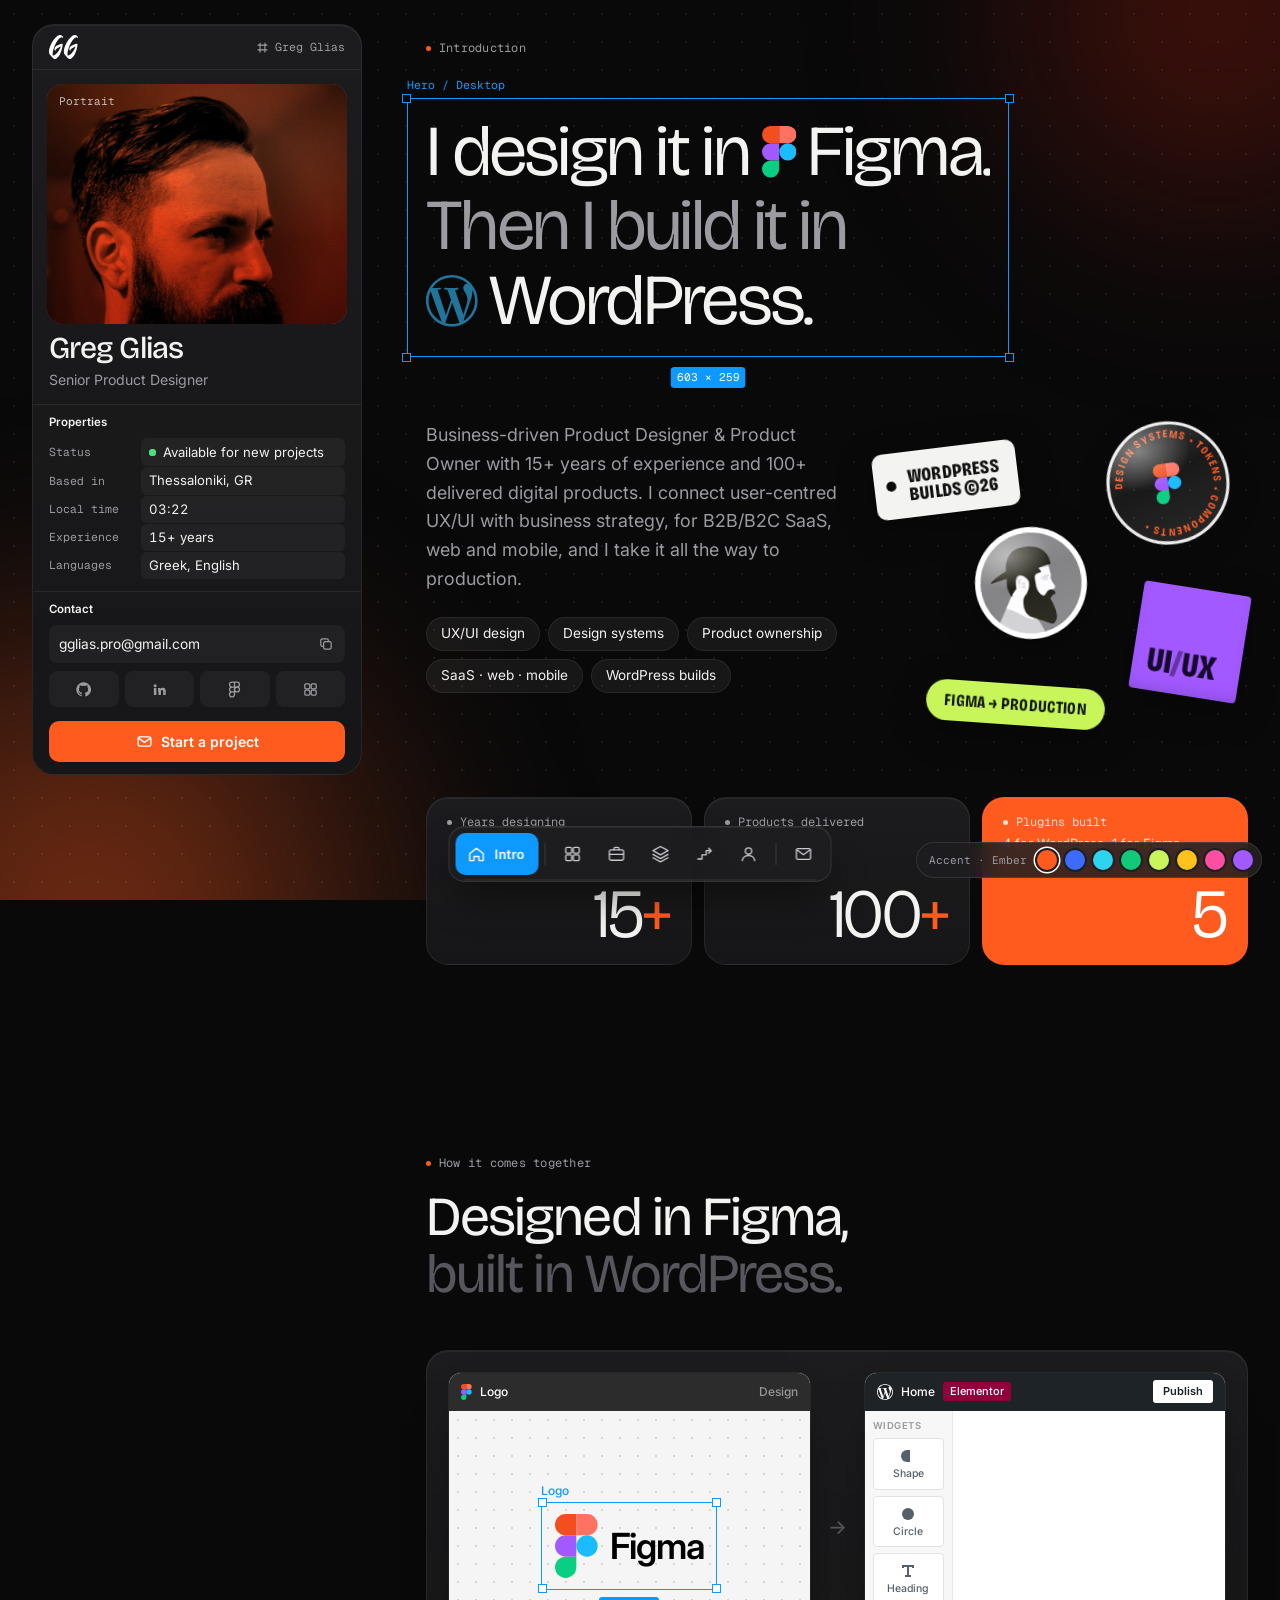
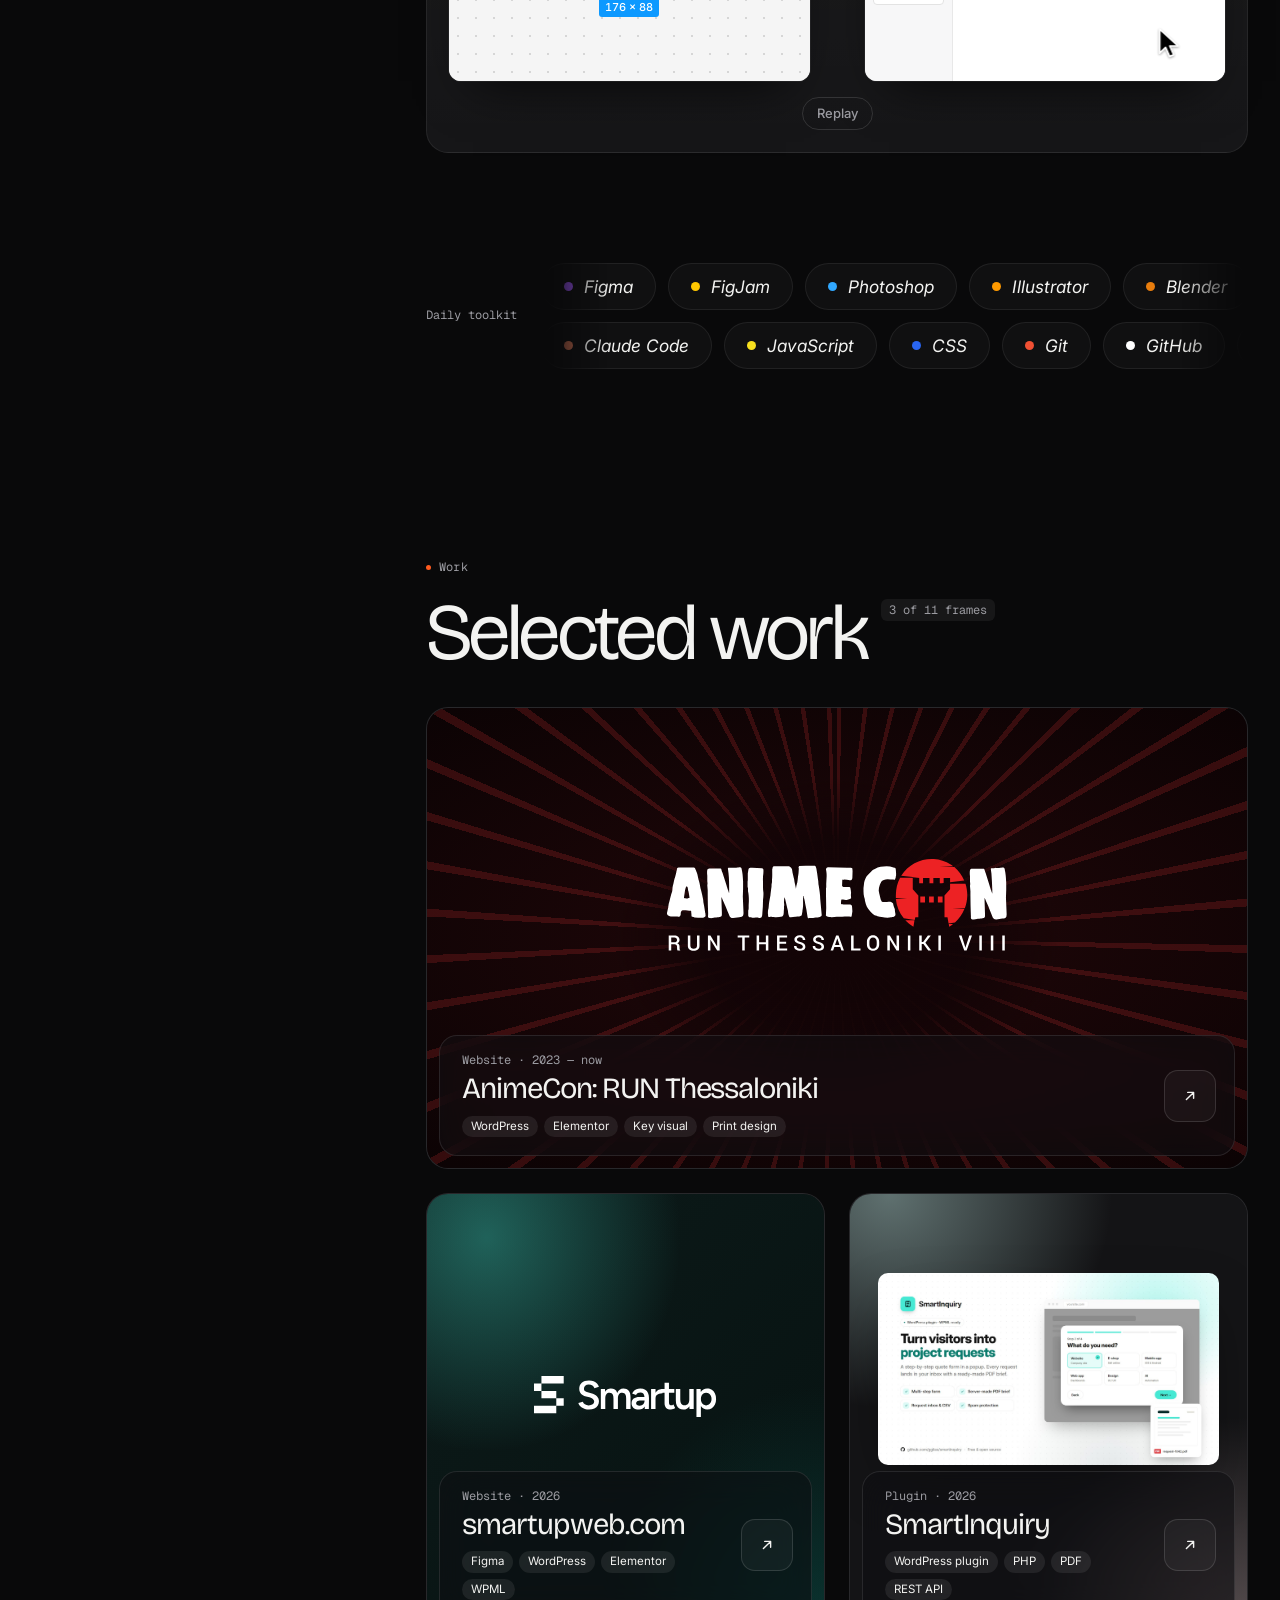
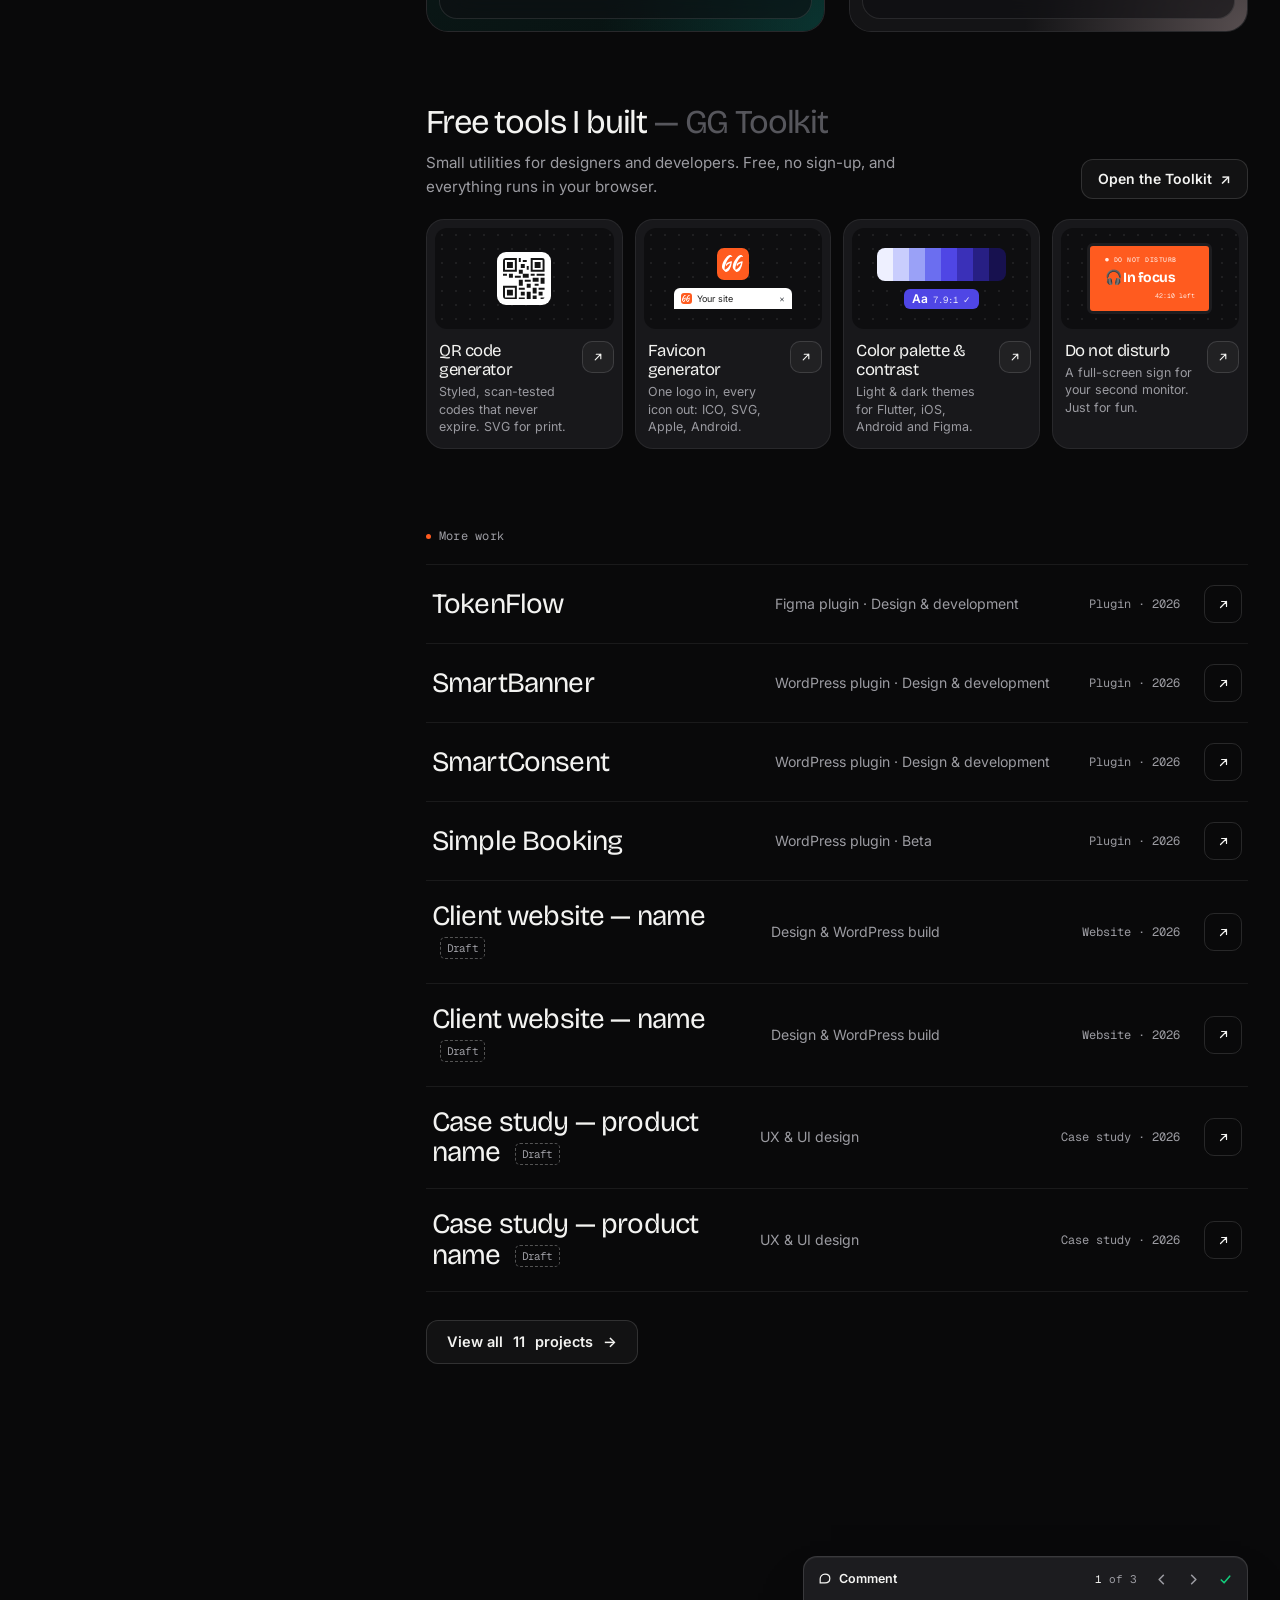
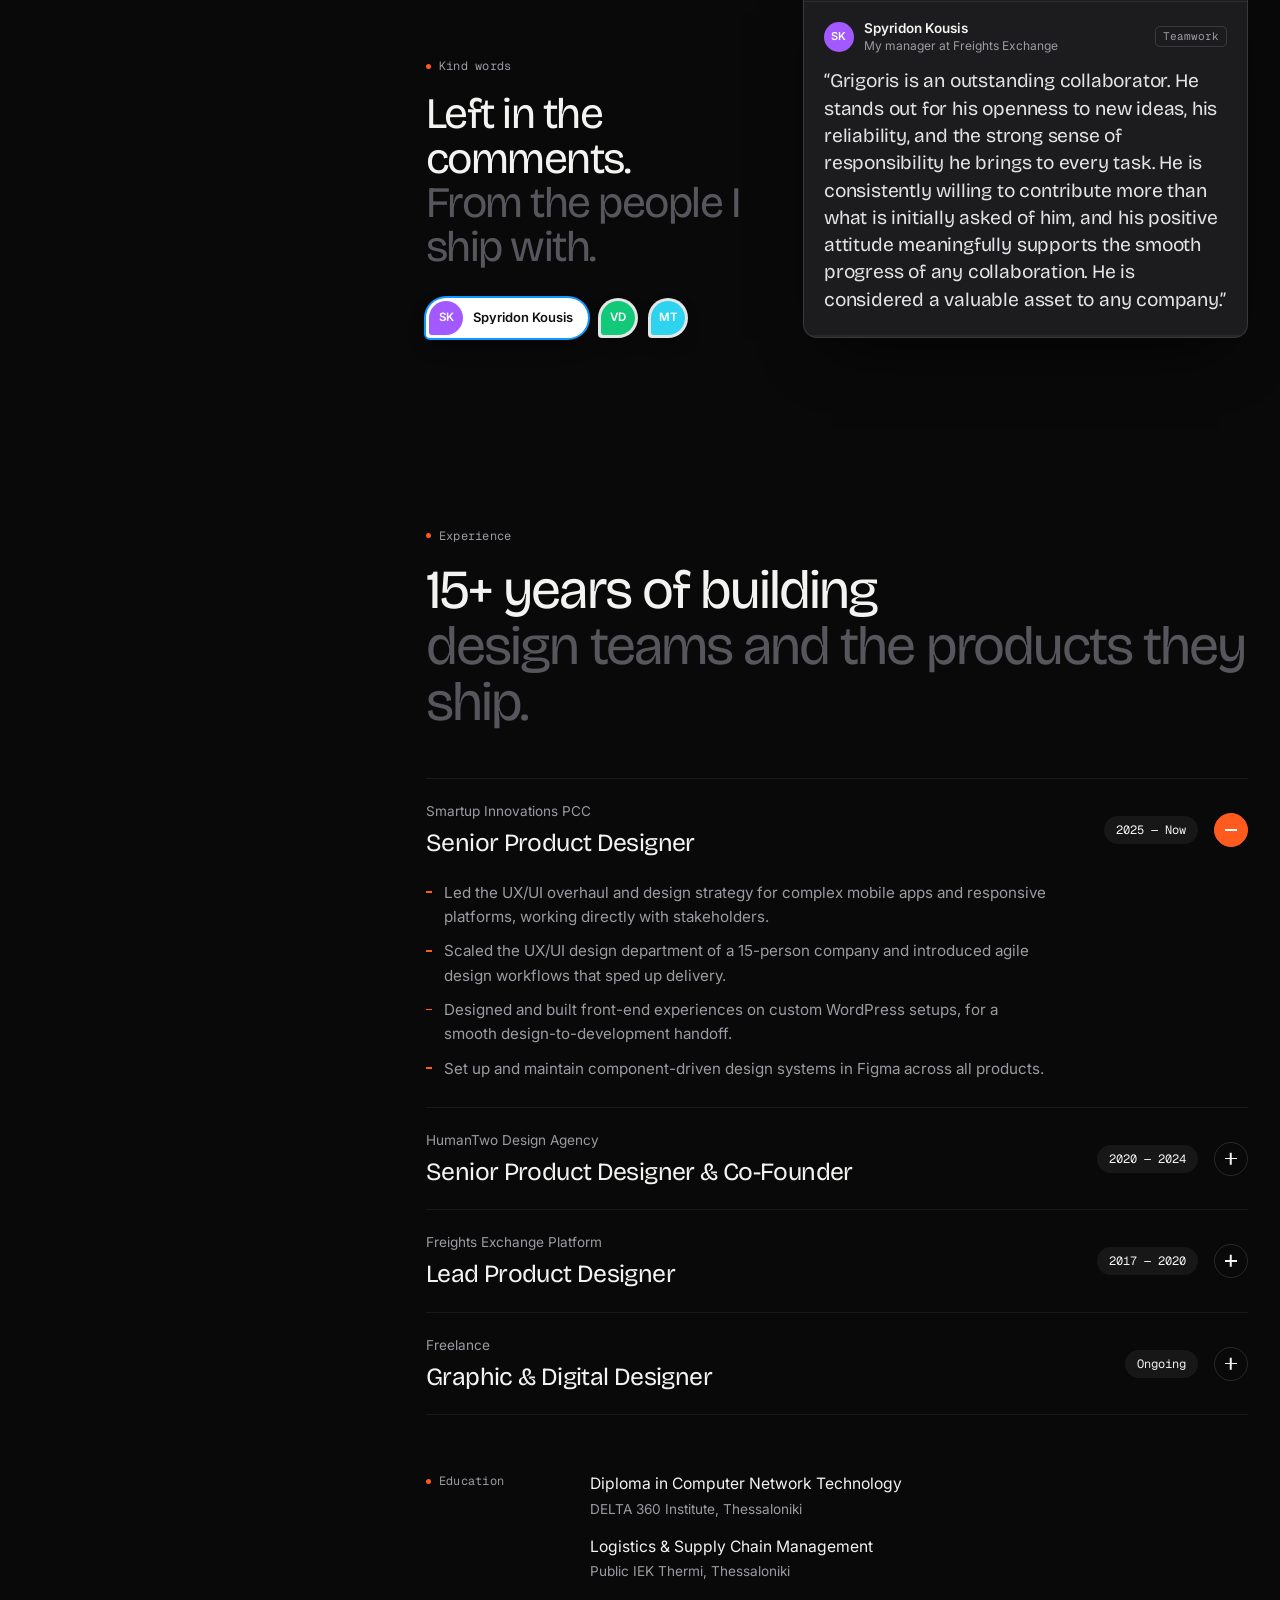
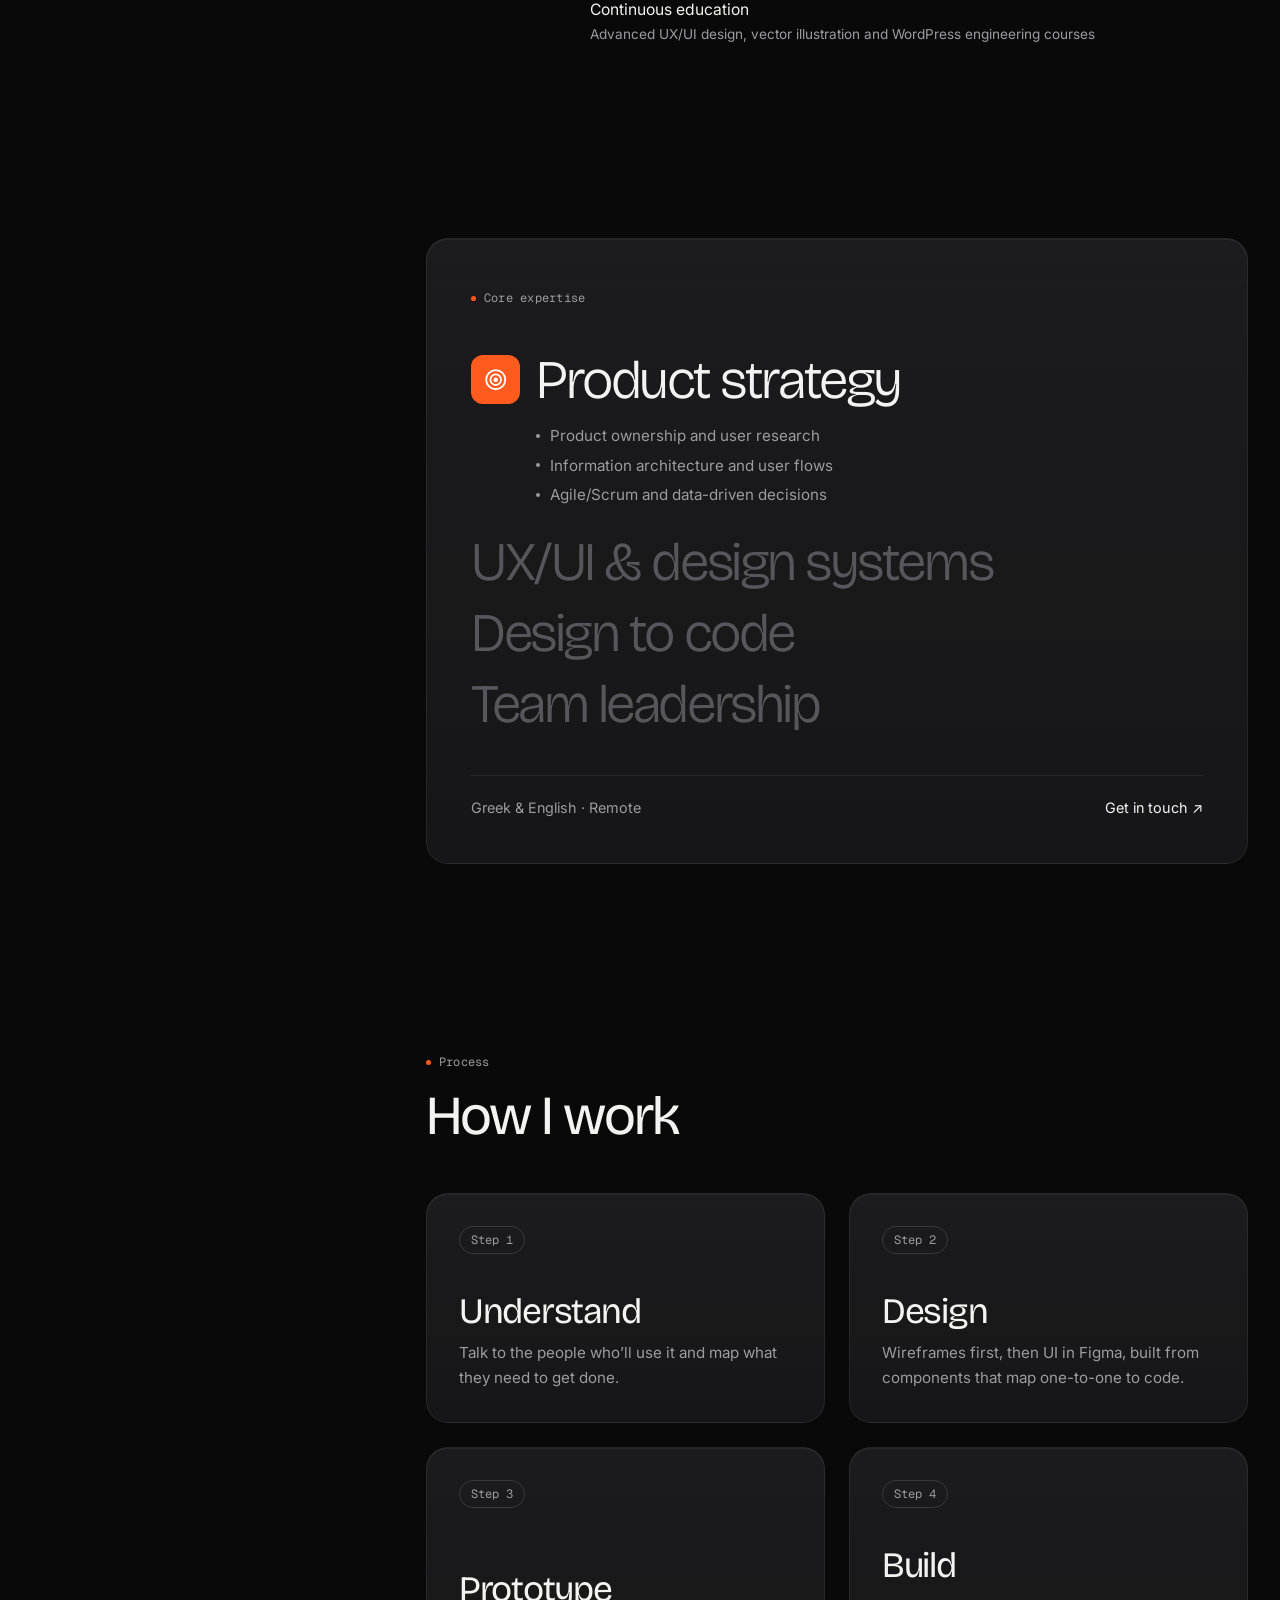
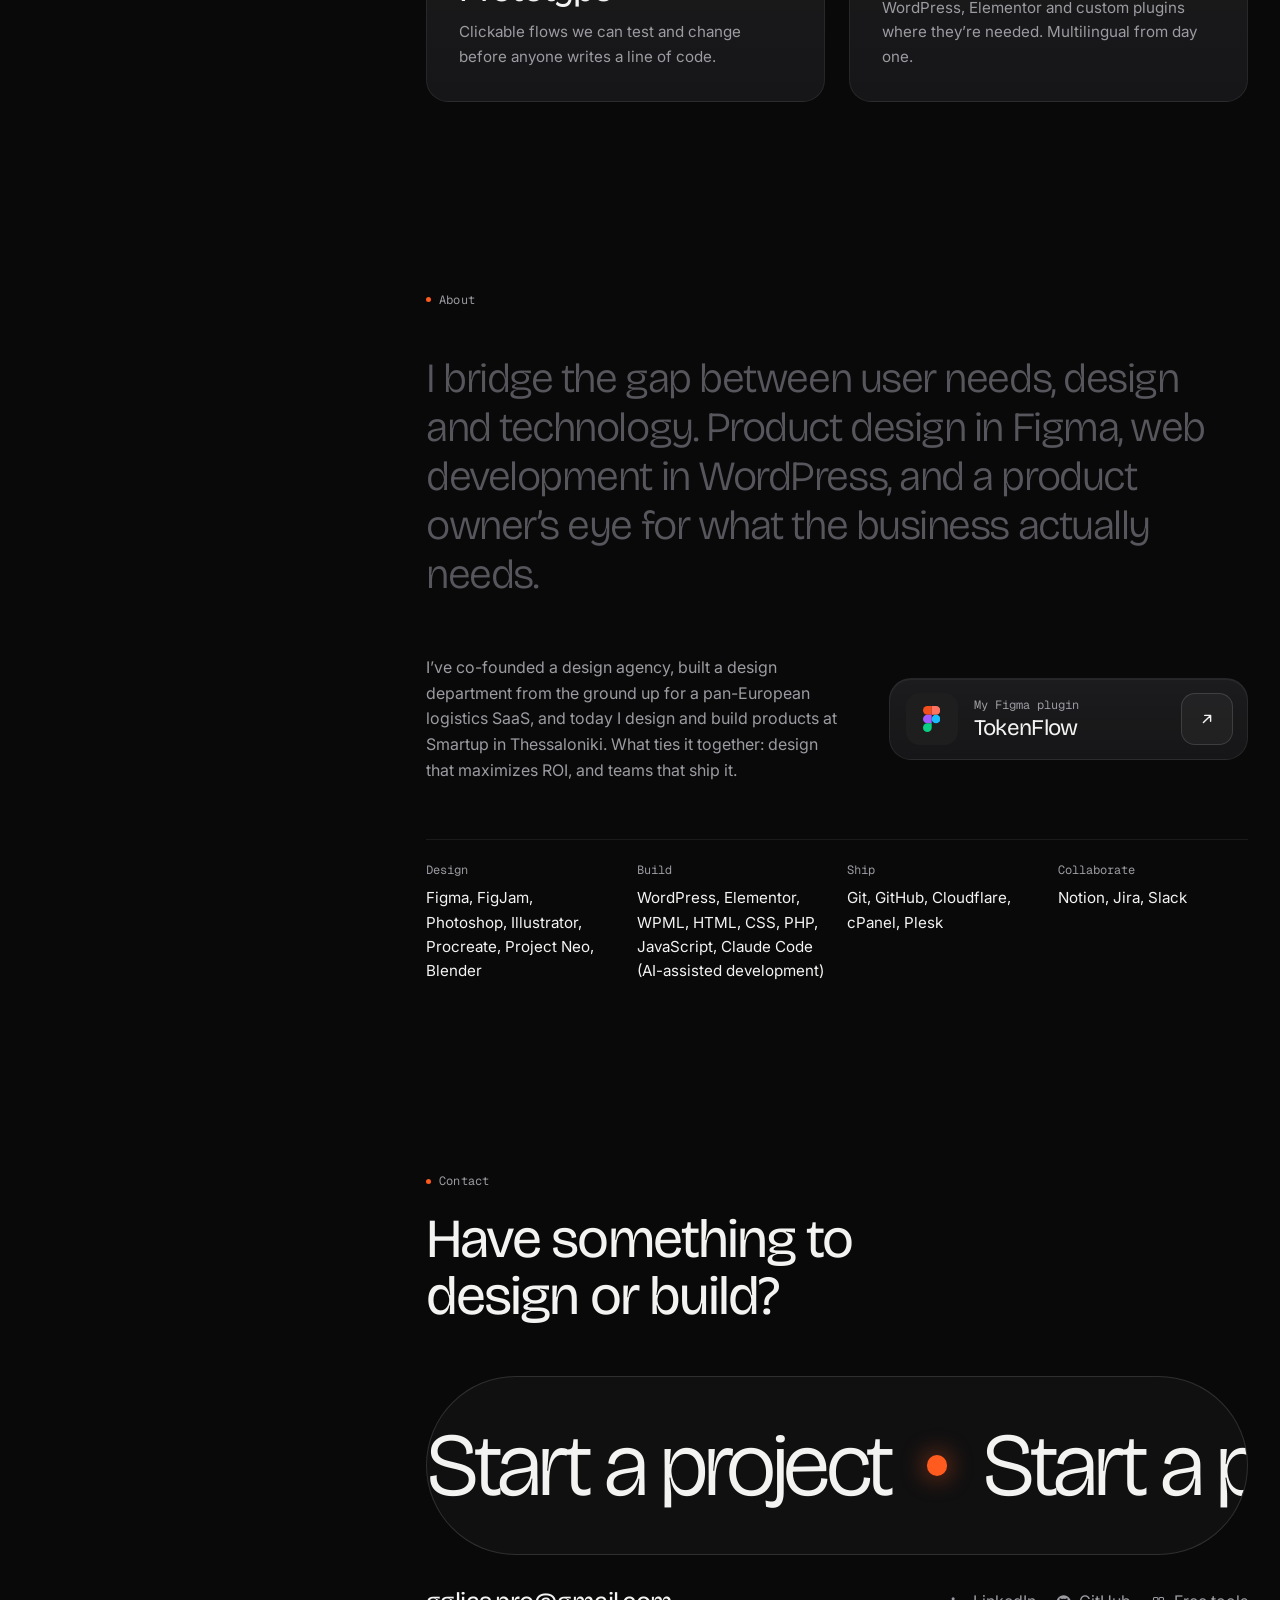
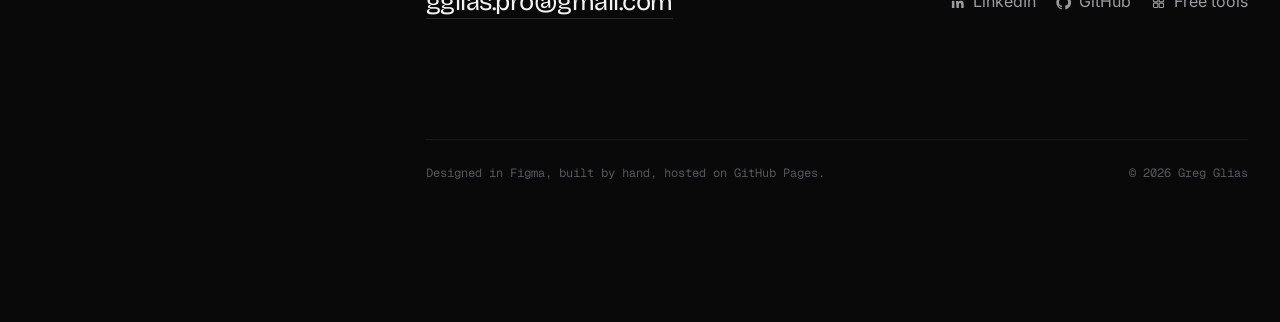
<file: index.html>
<!doctype html>
<html lang="en" data-accent="ember">
<head>
  <meta charset="utf-8" />
  <meta name="viewport" content="width=device-width, initial-scale=1" />
  <title>Greg Glias — Senior Product Designer</title>
  <meta name="description" content="Greg Glias — business-minded Senior Product Designer with 15+ years and 100+ projects across UI/UX, web/mobile design and branding. Designed in Figma, built in WordPress." />
  <meta property="og:title" content="Greg Glias — Senior Product Designer" />
  <meta property="og:description" content="I design it in Figma. Then I build it in WordPress." />
  <meta property="og:type" content="website" />
  <meta property="og:url" content="https://gglias.github.io/" />
  <meta property="og:site_name" content="Greg Glias" />
  <meta property="og:image" content="https://gglias.github.io/assets/og.jpg" />
  <meta property="og:image:width" content="1200" />
  <meta property="og:image:height" content="630" />
  <meta property="og:image:alt" content="Greg Glias, Senior Product Designer: I design it in Figma. Then I build it in WordPress." />
  <meta name="twitter:card" content="summary_large_image" />
  <meta name="twitter:image" content="https://gglias.github.io/assets/og.jpg" />
  <meta name="theme-color" content="#09090a" />

  <link rel="preconnect" href="https://fonts.googleapis.com" />
  <link rel="preconnect" href="https://fonts.gstatic.com" crossorigin />
  <link href="https://fonts.googleapis.com/css2?family=Bricolage+Grotesque:opsz,wdth,wght@12..96,75..100,200..800&family=Geist+Mono:wght@400;500&family=Inter:ital,opsz,wght@0,14..32,400..600;1,14..32,400..600&display=swap" rel="stylesheet" />
  <link rel="stylesheet" href="styles.css?v=v42" />
  <link rel="icon" type="image/svg+xml" href="assets/favicon.svg" />
</head>
<body>
  <a class="skip" href="#work">Skip to work</a>

  <!-- Ambient light behind everything -->
  <div class="glow" aria-hidden="true"><span class="glow-a"></span><span class="glow-b"></span></div>


  <div class="shell">
    <!-- ================= Profile: a Figma-style properties panel (sticky on desktop) ================= -->
    <aside class="profile" aria-label="Profile">
      <div class="panel-head">
        <a class="profile-mark" href="#intro" aria-label="Greg Glias — back to top">
          <img src="assets/gg-light.svg" alt="" width="40" height="33" />
        </a>
        <span class="panel-path" aria-hidden="true">
          <svg viewBox="0 0 16 16"><path d="M5 2v12M11 2v12M2 5h12M2 11h12"/></svg>Greg Glias
        </span>
      </div>

      <!-- Portrait: a Figma frame around the photo -->
      <figure class="portrait" data-portrait>
        <span class="portrait-label" aria-hidden="true">Portrait</span>
        <div class="portrait-img">
          <img class="portrait-photo" src="assets/portrait.jpg" alt="Portrait of Greg Glias" width="760" height="821" />
        </div>
        <span class="portrait-size" aria-hidden="true" data-portrait-size></span>
      </figure>

      <div class="profile-id">
        <h2 class="profile-name">Greg Glias</h2>
        <p class="profile-role">Senior Product Designer</p>
      </div>

      <section class="panel-sec" aria-labelledby="props-title">
        <h3 class="panel-title" id="props-title">Properties</h3>
        <dl class="props">
          <div><dt>Status</dt><dd><span class="status"><i aria-hidden="true"></i>Available for new projects</span></dd></div>
          <div><dt>Based in</dt><dd>Thessaloniki, GR</dd></div>
          <div><dt>Local time</dt><dd data-clock><time>--:--</time></dd></div>
          <div><dt>Experience</dt><dd>15+ years</dd></div>
          <div><dt>Languages</dt><dd>Greek, English</dd></div>
        </dl>
      </section>

      <section class="panel-sec" aria-labelledby="links-title">
        <h3 class="panel-title" id="links-title">Contact</h3>
        <div class="mail-row">
          <a class="profile-mail" href="mailto:gglias.pro@gmail.com">gglias.pro@gmail.com</a>
          <button type="button" class="copy-btn" data-copy="gglias.pro@gmail.com" aria-label="Copy email address">
            <svg viewBox="0 0 20 20" aria-hidden="true"><rect x="7" y="7" width="9.5" height="9.5" rx="2"/><path d="M13 7V5.5A2 2 0 0 0 11 3.5H5.5a2 2 0 0 0-2 2V11a2 2 0 0 0 2 2H7"/></svg>
          </button>
          <span class="copy-tip" role="status" aria-live="polite" data-copy-tip></span>
        </div>

      <ul class="socials" aria-label="Elsewhere">
        <li><a href="https://github.com/gglias" target="_blank" rel="noopener" aria-label="GitHub">
          <svg viewBox="0 0 24 24" aria-hidden="true"><path fill="currentColor" d="M12 .5a11.5 11.5 0 0 0-3.64 22.41c.58.1.79-.25.79-.56v-2c-3.2.7-3.88-1.37-3.88-1.37-.52-1.33-1.28-1.69-1.28-1.69-1.05-.71.08-.7.08-.7 1.16.08 1.77 1.19 1.77 1.19 1.03 1.77 2.7 1.26 3.36.96.1-.75.4-1.26.73-1.55-2.55-.29-5.24-1.28-5.24-5.69 0-1.26.45-2.29 1.19-3.1-.12-.29-.52-1.46.11-3.05 0 0 .97-.31 3.17 1.18a11 11 0 0 1 5.77 0c2.2-1.49 3.17-1.18 3.17-1.18.63 1.59.23 2.76.11 3.05.74.81 1.19 1.84 1.19 3.1 0 4.42-2.7 5.4-5.26 5.68.41.36.78 1.06.78 2.14v3.17c0 .31.21.67.8.56A11.5 11.5 0 0 0 12 .5"/></svg>
        </a></li>
        <li><a href="https://www.linkedin.com/in/gglias/" target="_blank" rel="noopener" aria-label="LinkedIn">
          <svg viewBox="0 0 24 24" aria-hidden="true"><path fill="currentColor" d="M4.98 3.5a2.5 2.5 0 1 1 0 5 2.5 2.5 0 0 1 0-5zM3 9.75h4v11H3zM9.5 9.75h3.8v1.5h.06c.53-.95 1.83-1.95 3.77-1.95 4.03 0 4.77 2.5 4.77 5.75v5.7h-4v-5.05c0-1.2-.02-2.75-1.7-2.75-1.7 0-1.95 1.3-1.95 2.66v5.14h-3.75z"/></svg>
        </a></li>
        <li><a href="https://www.figma.com/@gregglias" target="_blank" rel="noopener" aria-label="Figma">
          <svg class="is-line" viewBox="0 0 24 24" aria-hidden="true"><path d="M12 1.5H8.5a3.5 3.5 0 0 0 0 7H12zM12 1.5h3.5a3.5 3.5 0 0 1 0 7H12zM12 8.5H8.5a3.5 3.5 0 0 0 0 7H12zM8.5 15.5H12V19a3.5 3.5 0 1 1-3.5-3.5z"/><circle cx="15.5" cy="12" r="3.5"/></svg>
        </a></li>
        <li><a href="https://gglias.github.io/toolkit/" target="_blank" rel="noopener" aria-label="Toolkit — free design tools">
          <svg class="is-line" viewBox="0 0 24 24" aria-hidden="true"><rect x="4" y="4" width="7" height="7" rx="1.5"/><rect x="13" y="4" width="7" height="7" rx="1.5"/><rect x="4" y="13" width="7" height="7" rx="1.5"/><rect x="13" y="13" width="7" height="7" rx="1.5"/></svg>
        </a></li>
      </ul>
      </section>

      <a class="profile-cta" href="mailto:gglias.pro@gmail.com">
        <svg viewBox="0 0 20 20" aria-hidden="true"><rect x="2.5" y="4.5" width="15" height="11" rx="2"/><path d="m3 6 7 5 7-5"/></svg>
        Start a project
      </a>
    </aside>

    <!-- ================= Content ================= -->
    <main class="content" id="top">

      <!-- Intro -->
      <section class="hero" id="intro" data-section aria-labelledby="hero-title">
        <div class="hero-meta">
          <span class="eyebrow">Introduction</span>
        </div>

        <div class="frame" data-frame>
          <span class="frame-label" aria-hidden="true">Hero / Desktop</span>
          <h1 class="hero-title" id="hero-title">
            <span class="line"><span>I design it in <span class="brandword"><svg class="tool-icon" viewBox="0 0 38 57" aria-hidden="true" focusable="false"><path fill="#F24E1E" d="M19 0H9.5a9.5 9.5 0 0 0 0 19H19z"/><path fill="#FF7262" d="M19 0h9.5a9.5 9.5 0 0 1 0 19H19z"/><path fill="#A259FF" d="M19 19H9.5a9.5 9.5 0 0 0 0 19H19z"/><circle fill="#1ABCFE" cx="28.5" cy="28.5" r="9.5"/><path fill="#0ACF83" d="M9.5 38H19v9.5A9.5 9.5 0 1 1 9.5 38z"/></svg>Figma.</span></span></span>
            <span class="line"><span>Then I build it in</span></span>
            <span class="line"><span><span class="brandword"><svg class="tool-icon" viewBox="0 0 24 24" aria-hidden="true" focusable="false"><path fill="#21759B" d="M21.469 6.825c.84 1.537 1.318 3.3 1.318 5.175 0 3.979-2.156 7.456-5.363 9.325l3.295-9.527c.615-1.54.82-2.771.82-3.864 0-.405-.026-.78-.07-1.11m-7.981.105c.647-.03 1.232-.105 1.232-.105.582-.075.514-.93-.067-.899 0 0-1.755.135-2.88.135-1.064 0-2.85-.15-2.85-.15-.585-.03-.661.855-.075.885 0 0 .54.061 1.125.09l1.68 4.605-2.37 7.08L5.354 6.9c.649-.03 1.234-.1 1.234-.1.585-.075.516-.93-.065-.896 0 0-1.746.138-2.874.138-.2 0-.438-.008-.69-.015C4.911 3.15 8.235 1.215 12 1.215c2.809 0 5.365 1.072 7.286 2.833-.046-.003-.091-.009-.141-.009-1.06 0-1.812.923-1.812 1.914 0 .89.513 1.643 1.06 2.531.411.72.89 1.643.89 2.977 0 .915-.354 1.994-.821 3.479l-1.075 3.585-3.9-11.61.001.014zM12 22.784c-1.059 0-2.081-.153-3.048-.437l3.237-9.406 3.315 9.087c.024.053.05.101.078.149-1.12.393-2.325.609-3.582.609M1.211 12c0-1.564.336-3.05.935-4.39L7.29 21.709C3.694 19.96 1.212 16.271 1.211 12M12 0C5.385 0 0 5.385 0 12s5.385 12 12 12 12-5.385 12-12S18.615 0 12 0"/></svg>WordPress.</span></span></span>
          </h1>
          <span class="handle h-tl" aria-hidden="true"></span>
          <span class="handle h-tr" aria-hidden="true"></span>
          <span class="handle h-bl" aria-hidden="true"></span>
          <span class="handle h-br" aria-hidden="true"></span>
          <span class="size" aria-hidden="true" data-size>0 × 0</span>
          <!-- Hint: a Mac hand shows the corner can be dragged (main.js) -->
          <span class="resize-hint" aria-hidden="true" data-resize-hint>
            <span class="hint-pulse"></span>
            <img class="hint-hand" src="assets/hand-glove.svg" width="28" height="32" alt="" />
            <span class="hint-tip">Drag to resize</span>
          </span>
        </div>

        <div class="hero-body">
          <div class="hero-copy">
            <p class="intro">
              Business-driven Product Designer &amp; Product Owner with 15+ years of experience
              and 100+ delivered digital products. I connect user-centred UX/UI with business
              strategy, for B2B/B2C SaaS, web and mobile, and I take it all the way to production.
            </p>
            <ul class="pills" aria-label="What I do">
              <li>UX/UI design</li>
              <li>Design systems</li>
              <li>Product ownership</li>
              <li>SaaS · web · mobile</li>
              <li>WordPress builds</li>
            </ul>
          </div>

          <!-- Stickers: drag them around, like objects on a Figma canvas -->
          <div class="stickers" data-stickers aria-label="Drag the stickers around">
            <div class="sticker sticker--ring sticker--clear" style="--x:62%;--y:0%;--r:-8deg" data-sticker data-name="Design systems">
              <svg viewBox="0 0 120 120" aria-hidden="true">
                <defs><path id="ring" d="M60 60m-44 0a44 44 0 1 1 88 0a44 44 0 1 1-88 0"/></defs>
                <circle cx="60" cy="60" r="58" class="ring-bg"/>
                <text class="ring-text"><textPath href="#ring">DESIGN SYSTEMS • TOKENS • COMPONENTS •</textPath></text>
                <g transform="translate(47 41) scale(0.68)"><path fill="#F24E1E" d="M19 0H9.5a9.5 9.5 0 0 0 0 19H19z"/><path fill="#FF7262" d="M19 0h9.5a9.5 9.5 0 0 1 0 19H19z"/><path fill="#A259FF" d="M19 19H9.5a9.5 9.5 0 0 0 0 19H19z"/><circle fill="#1ABCFE" cx="28.5" cy="28.5" r="9.5"/><path fill="#0ACF83" d="M9.5 38H19v9.5A9.5 9.5 0 1 1 9.5 38z"/></g>
              </svg>
              <span class="gloss" aria-hidden="true"></span>
              <span class="sr-only">Design systems</span>
            </div>
            <div class="sticker sticker--tag" style="--x:0%;--y:8%;--r:-7deg" data-sticker data-name="WordPress">
              <span class="tag-hole" aria-hidden="true"></span>WordPress<br />builds ©26
            </div>
            <div class="sticker sticker--label" style="--x:14%;--y:82%;--r:4deg" data-sticker data-name="Figma to code">
              Figma <span aria-hidden="true">→</span> production
            </div>
            <div class="sticker sticker--stamp" style="--x:70%;--y:52%;--r:9deg" data-sticker data-name="UI/UX">
              UI<span class="slash">/</span>UX
            </div>
            <div class="sticker sticker--avatar" style="--x:27%;--y:33%;--r:-6deg" data-sticker data-name="Greg">
              <img src="assets/avatar-sticker.png" alt="" width="130" height="130" draggable="false" />
              <span class="gloss" aria-hidden="true"></span>
              <span class="sr-only">Illustrated portrait of Greg</span>
            </div>
          </div>
        </div>

        <!-- Figures that are already stated on the site -->
        <dl class="stats">
          <div class="stat"><dt>Years designing</dt><dd>15<span>+</span></dd></div>
          <div class="stat"><dt>Products delivered</dt><dd>100<span>+</span></dd></div>
          <div class="stat stat--accent"><dt>Plugins built</dt><p>4 for WordPress, 1 for Figma</p><dd>5</dd></div>
        </dl>
      </section>

      <!-- Designed in Figma, built in WordPress (lab.js) — stays permanently -->
      <section class="block lab" aria-labelledby="lab-title">
        <div class="block-head">
          <span class="eyebrow">How it comes together</span>
          <h2 id="lab-title" class="h2">Designed in Figma,<br /><span class="dim">built in WordPress.</span></h2>
        </div>

        <div class="lab-card">
          <div class="duo" data-lab>
            <figure class="pane">
              <div class="pane-bar pane-bar--figma">
                <svg class="bar-icon" viewBox="0 0 38 57" aria-hidden="true"><path fill="#F24E1E" d="M19 0H9.5a9.5 9.5 0 0 0 0 19H19z"/><path fill="#FF7262" d="M19 0h9.5a9.5 9.5 0 0 1 0 19H19z"/><path fill="#A259FF" d="M19 19H9.5a9.5 9.5 0 0 0 0 19H19z"/><circle fill="#1ABCFE" cx="28.5" cy="28.5" r="9.5"/><path fill="#0ACF83" d="M9.5 38H19v9.5A9.5 9.5 0 1 1 9.5 38z"/></svg>
                <span class="bar-title">Logo</span>
                <span class="bar-meta">Design</span>
              </div>
              <div class="pane-canvas">
                <div class="art">
                  <svg class="art-mark" viewBox="0 0 38 57" aria-hidden="true"><path fill="#F24E1E" d="M19 0H9.5a9.5 9.5 0 0 0 0 19H19z"/><path fill="#FF7262" d="M19 0h9.5a9.5 9.5 0 0 1 0 19H19z"/><path fill="#A259FF" d="M19 19H9.5a9.5 9.5 0 0 0 0 19H19z"/><circle fill="#1ABCFE" cx="28.5" cy="28.5" r="9.5"/><path fill="#0ACF83" d="M9.5 38H19v9.5A9.5 9.5 0 1 1 9.5 38z"/></svg>
                  <span class="art-word">Figma</span>
                  <span class="art-sel" data-art-sel aria-hidden="true">
                    <span class="sel-label">Logo</span>
                    <span class="handle h-tl"></span><span class="handle h-tr"></span>
                    <span class="handle h-bl"></span><span class="handle h-br"></span>
                    <span class="sel-size" data-art-size></span>
                  </span>
                </div>
              </div>
              <figcaption class="sr-only">The Figma logo and wordmark as a design in Figma.</figcaption>
            </figure>

            <div class="duo-link" aria-hidden="true">→</div>

            <figure class="pane pane--wp" data-builder>
              <div class="pane-bar pane-bar--wp">
                <svg class="bar-icon" viewBox="0 0 24 24" aria-hidden="true"><path fill="#fff" d="M21.469 6.825c.84 1.537 1.318 3.3 1.318 5.175 0 3.979-2.156 7.456-5.363 9.325l3.295-9.527c.615-1.54.82-2.771.82-3.864 0-.405-.026-.78-.07-1.11m-7.981.105c.647-.03 1.232-.105 1.232-.105.582-.075.514-.93-.067-.899 0 0-1.755.135-2.88.135-1.064 0-2.85-.15-2.85-.15-.585-.03-.661.855-.075.885 0 0 .54.061 1.125.09l1.68 4.605-2.37 7.08L5.354 6.9c.649-.03 1.234-.1 1.234-.1.585-.075.516-.93-.065-.896 0 0-1.746.138-2.874.138-.2 0-.438-.008-.69-.015C4.911 3.15 8.235 1.215 12 1.215c2.809 0 5.365 1.072 7.286 2.833-.046-.003-.091-.009-.141-.009-1.06 0-1.812.923-1.812 1.914 0 .89.513 1.643 1.06 2.531.411.72.89 1.643.89 2.977 0 .915-.354 1.994-.821 3.479l-1.075 3.585-3.9-11.61.001.014zM12 22.784c-1.059 0-2.081-.153-3.048-.437l3.237-9.406 3.315 9.087c.024.053.05.101.078.149-1.12.393-2.325.609-3.582.609M1.211 12c0-1.564.336-3.05.935-4.39L7.29 21.709C3.694 19.96 1.212 16.271 1.211 12M12 0C5.385 0 0 5.385 0 12s5.385 12 12 12 12-5.385 12-12S18.615 0 12 0"/></svg>
                <span class="bar-title">Home</span>
                <span class="el-chip">Elementor</span>
                <span class="el-publish" data-publish>Publish</span>
              </div>
              <div class="el-body">
                <div class="el-panel" aria-hidden="true">
                  <p class="el-panel-title">Widgets</p>
                  <div class="el-tile" data-tile="shape">
                    <svg viewBox="0 0 16 16"><path fill="currentColor" d="M8 2H5a6 6 0 0 0 0 12h3z" transform="translate(2 0)"/></svg>Shape
                  </div>
                  <div class="el-tile" data-tile="circle">
                    <svg viewBox="0 0 16 16"><circle fill="currentColor" cx="8" cy="8" r="6"/></svg>Circle
                  </div>
                  <div class="el-tile" data-tile="heading">
                    <svg viewBox="0 0 16 16"><path fill="currentColor" d="M2 2h12v3h-2V4H9v8h2v2H5v-2h2V4H4v1H2z"/></svg>Heading
                  </div>
                </div>
                <div class="el-canvas">
                  <div class="art">
                    <svg class="art-mark" viewBox="0 0 38 57" aria-hidden="true">
                      <path class="build-piece" data-tile="shape" fill="#F24E1E" d="M19 0H9.5a9.5 9.5 0 0 0 0 19H19z"/>
                      <path class="build-piece" data-tile="shape" fill="#FF7262" d="M19 0h9.5a9.5 9.5 0 0 1 0 19H19z"/>
                      <path class="build-piece" data-tile="shape" fill="#A259FF" d="M19 19H9.5a9.5 9.5 0 0 0 0 19H19z"/>
                      <circle class="build-piece" data-tile="circle" fill="#1ABCFE" cx="28.5" cy="28.5" r="9.5"/>
                      <path class="build-piece" data-tile="shape" fill="#0ACF83" d="M9.5 38H19v9.5A9.5 9.5 0 1 1 9.5 38z"/>
                    </svg>
                    <span class="art-word build-piece" data-tile="heading">Figma</span>
                  </div>
                  <div class="el-outline" data-outline aria-hidden="true"><span class="el-handle">✎</span></div>
                  <div class="el-toast" data-toast aria-hidden="true">
                    <svg viewBox="0 0 24 24"><path d="M12 0C5.385 0 0 5.385 0 12s5.385 12 12 12 12-5.385 12-12S18.615 0 12 0zm-1.6 17.2-4.6-4.6 1.7-1.7 2.9 2.9 6.2-6.2 1.7 1.7z"/></svg>
                    Published on WordPress
                  </div>
                </div>
              </div>
              <svg class="el-cursor" data-cursor viewBox="0 0 24 30" aria-hidden="true"><path class="c-arrow" d="M2 2v22.5l5.6-5.3 3.7 8.4 3.8-1.6-3.6-8.2h7.7z" fill="#000" stroke="#fff" stroke-width="1.6" stroke-linejoin="round"/><g class="c-hand" transform="translate(-3.8 -0.35)" stroke-linejoin="round" stroke-linecap="round"><path fill="none" stroke="#fff" stroke-width="3.4" d="M7.2 15.6 4.3 4.9a2.15 2.15 0 0 1 4.1-1.1l2.9 7.6a1.8 1.8 0 0 1 3.6.1l.05.4a1.8 1.8 0 0 1 3.55.5l.05.5a1.65 1.65 0 0 1 3.25.7l.1 5.6c0 2.2-.9 3.8-2.3 4.9v2.6h-6.5l-.9-1.3-.9 1.3H9.5v-2.5c-.9-.6-1.6-1.4-2.2-2.4l-3.7-4.4c-.7-.9-.5-2.1.5-2.6.9-.45 1.9-.15 2.5.6z"/><path fill="#fff" stroke="#000" stroke-width="1.5" d="M7.2 15.6 6.7 4.4a2.1 2.1 0 0 1 4.2-.2l.4 7.2a1.8 1.8 0 0 1 3.6.1l.05.4a1.8 1.8 0 0 1 3.55.5l.05.5a1.65 1.65 0 0 1 3.25.7l.1 5.6c0 2.2-.9 3.8-2.3 4.9v2.6h-6.5l-.9-1.3-.9 1.3H9.5v-2.5c-.9-.6-1.6-1.4-2.2-2.4l-3.7-4.4c-.7-.9-.5-2.1.5-2.6.9-.45 1.9-.15 2.5.6z"/><path fill="none" stroke="#000" stroke-width="1.45" d="M12.6 17.3v4.2M15.2 17.5v4.1M17.8 17.7v3.9"/></g></svg>
              <div class="el-ghost" data-ghost aria-hidden="true"></div>
              <figcaption class="sr-only">The same logo rebuilt with Elementor widgets in WordPress, then published.</figcaption>
            </figure>
          </div>
          <button type="button" class="lab-replay" data-replay>Replay</button>
        </div>
      </section>

      <!-- Toolbox marquee -->
      <section class="toolbox" aria-label="Tools I use">
        <p class="toolbox-label">Daily toolkit</p>
        <!-- Two rows that scroll in opposite directions -->
        <div class="marquees">
          <div class="marquee" data-marquee>
            <ul class="marquee-track">
              <li style="--c:#a259ff">Figma</li>
              <li style="--c:#ffc700">FigJam</li>
              <li style="--c:#31a8ff">Photoshop</li>
              <li style="--c:#ff9a00">Illustrator</li>
              <li style="--c:#e87d0d">Blender</li>
              <li style="--c:#ffffff">Procreate</li>
              <li style="--c:#7b61ff">Project Neo</li>
              <li style="--c:#3858e9">WordPress</li>
              <li style="--c:#d63384">Elementor</li>
              <li style="--c:#33b3b3">WPML</li>
              <li style="--c:#8892bf">PHP</li>
            </ul>
          </div>
          <div class="marquee marquee--reverse" data-marquee>
            <ul class="marquee-track">
              <li style="--c:#d97757">Claude Code</li>
              <li style="--c:#f7df1e">JavaScript</li>
              <li style="--c:#2965f1">CSS</li>
              <li style="--c:#f05033">Git</li>
              <li style="--c:#ffffff">GitHub</li>
              <li style="--c:#f38020">Cloudflare</li>
              <li style="--c:#ff6c2c">cPanel</li>
              <li style="--c:#52bbe6">Plesk</li>
              <li style="--c:#ffffff">Notion</li>
              <li style="--c:#2684ff">Jira</li>
              <li style="--c:#e01e5a">Slack</li>
            </ul>
          </div>
        </div>
      </section>

      <!-- Work -->
      <section class="block work" id="work" data-section aria-labelledby="work-title">
        <!-- Heading like a Figma page: name + frame count -->
        <div class="block-head work-top">
          <span class="eyebrow">Work</span>
          <h2 id="work-title" class="h2 work-title">Selected work <span class="frame-count" data-count></span></h2>
        </div>
        <!-- Featured projects (featured: true in projects.js) -->
        <div class="grid" data-grid="featured"></div>
        <!-- Free tools: the Toolkit, three cards that open each tool -->
        <div class="ftools" role="region" aria-labelledby="ftools-title">
          <div class="ftools-head">
            <div>
              <h3 id="ftools-title" class="ftools-title">Free tools I built <span class="dim">— GG Toolkit</span></h3>
              <p class="ftools-lede">Small utilities for designers and developers. Free, no sign-up, and everything runs in your browser.</p>
            </div>
            <a class="ftools-all" href="https://gglias.github.io/toolkit/" target="_blank" rel="noopener">Open the Toolkit <span aria-hidden="true">↗</span></a>
          </div>
          <ul class="ftools-grid">
            <li>
              <a class="ftool" href="https://gglias.github.io/toolkit/qr/" target="_blank" rel="noopener">
                <span class="ftool-art" aria-hidden="true">
                  <svg class="ft-qr" viewBox="0 0 21 21"><path d="M0 0h7v7H0zM1 1v5h5V1zM2 2h3v3H2zM14 0h7v7h-7zM15 1v5h5V1zM16 2h3v3h-3zM0 14h7v7H0zM1 15v5h5v-5zM2 16h3v3H2zM8 0h1v2H8zM10 1h2v1h-2zM9 3h2v2H9zM12 4h1v2h-1zM8 6h2v2H8zM0 8h2v1H0zM3 8h2v2H3zM6 9h3v1H6zM10 8h3v2h-3zM14 8h2v1h-2zM17 8h4v1h-4zM15 10h3v2h-3zM19 10h2v3h-2zM8 11h2v3H8zM11 11h3v1h-3zM12 13h2v2h-2zM16 13h2v1h-2zM8 15h3v1H8zM15 15h2v3h-2zM18 15h3v1h-3zM9 17h2v2H9zM12 17h2v4h-2zM18 17h2v2h-2zM8 20h3v1H8zM15 19h2v2h-2zM19 20h2v1h-2z"/></svg>
                </span>
                <span class="ftool-body"><b>QR code generator</b><small>Styled, scan-tested codes that never expire. SVG for print.</small></span>
                <span class="arrow-tile" aria-hidden="true"><svg viewBox="0 0 20 20"><path d="M6 14 14 6M7.5 6H14v6.5"/></svg></span>
              </a>
            </li>
            <li>
              <a class="ftool" href="https://gglias.github.io/toolkit/favicon/" target="_blank" rel="noopener">
                <span class="ftool-art" aria-hidden="true">
                  <span class="ft-fav"><img src="assets/gg-light.svg" alt="" /></span>
                  <span class="ft-tab"><i><img src="assets/gg-light.svg" alt="" /></i>Your site<span>×</span></span>
                </span>
                <span class="ftool-body"><b>Favicon generator</b><small>One logo in, every icon out: ICO, SVG, Apple, Android.</small></span>
                <span class="arrow-tile" aria-hidden="true"><svg viewBox="0 0 20 20"><path d="M6 14 14 6M7.5 6H14v6.5"/></svg></span>
              </a>
            </li>
            <li>
              <a class="ftool" href="https://gglias.github.io/toolkit/colors/" target="_blank" rel="noopener">
                <span class="ftool-art" aria-hidden="true">
                  <span class="ft-pal"><i style="--c:#eef0ff"></i><i style="--c:#c9cdfd"></i><i style="--c:#9aa1f7"></i><i style="--c:#6b6ef0"></i><i style="--c:#4f46e5"></i><i style="--c:#3a30b8"></i><i style="--c:#271f84"></i><i style="--c:#17114f"></i></span>
                  <span class="ft-aa">Aa <small>7.9:1 ✓</small></span>
                </span>
                <span class="ftool-body"><b>Color palette &amp; contrast</b><small>Light &amp; dark themes for Flutter, iOS, Android and Figma.</small></span>
                <span class="arrow-tile" aria-hidden="true"><svg viewBox="0 0 20 20"><path d="M6 14 14 6M7.5 6H14v6.5"/></svg></span>
              </a>
            </li>
            <li>
              <a class="ftool" href="https://gglias.github.io/toolkit/dnd/" target="_blank" rel="noopener">
                <span class="ftool-art" aria-hidden="true">
                  <span class="ft-dnd"><b>● Do not disturb</b><strong>🎧 In focus</strong><small>42:10 left</small></span>
                </span>
                <span class="ftool-body"><b>Do not disturb</b><small>A full-screen sign for your second monitor. Just for fun.</small></span>
                <span class="arrow-tile" aria-hidden="true"><svg viewBox="0 0 20 20"><path d="M6 14 14 6M7.5 6H14v6.5"/></svg></span>
              </a>
            </li>
          </ul>
        </div>
        <!-- Everything else as a compact list; a cover preview follows the cursor -->
        <div class="more">
          <span class="eyebrow">More work</span>
          <ol class="more-list" data-more></ol>
          <a class="more-all" href="work.html">View all <span data-all-count></span> projects <span aria-hidden="true">→</span></a>
        </div>
      </section>

      <!-- Kind words: comment pins on the left, one Figma comment popover on the right. Real quotes only. -->
      <section class="block kind" id="kind-words" aria-labelledby="kind-title">
        <div class="kw">
          <div class="kw-side">
            <div class="block-head kw-headline">
              <span class="eyebrow">Kind words</span>
              <h2 id="kind-title" class="h2 kw-title">Left in the comments.<br /><span class="dim">From the people I ship with.</span></h2>
            </div>
            <div class="kw-pins" role="tablist" aria-label="Comments">
            <button type="button" class="kw-pin is-on" role="tab" id="kw-tab-1" aria-controls="kw-1" aria-selected="true" style="--av:#a259ff" data-kw-pin><span>SK</span><b class="kw-pin-name">Spyridon Kousis</b></button>
            <button type="button" class="kw-pin" role="tab" id="kw-tab-2" aria-controls="kw-2" aria-selected="false" style="--av:#12c97a" data-kw-pin><span>VD</span><b class="kw-pin-name">Vasilis Delta</b></button>
            <button type="button" class="kw-pin" role="tab" id="kw-tab-3" aria-controls="kw-3" aria-selected="false" style="--av:#2ed3f0" data-kw-pin><span>MT</span><b class="kw-pin-name">Mangatellers</b></button>
            </div>
          </div>
          <div class="kw-card" data-kw>
            <div class="kw-bar">
              <span class="kw-label"><svg viewBox="0 0 16 16" aria-hidden="true"><path d="M8 2.5c3.3 0 5.5 2.2 5.5 5s-2.2 5-5.5 5H2.5V8C2.5 5 4.7 2.5 8 2.5Z"/></svg>Comment</span>
              <span class="kw-count" aria-live="polite"><b data-kw-n>1</b> of 3</span>
              <button type="button" class="kw-nav" data-kw-prev aria-label="Previous comment"><svg viewBox="0 0 16 16" aria-hidden="true"><path d="M10 3.5 5.5 8l4.5 4.5"/></svg></button>
              <button type="button" class="kw-nav" data-kw-next aria-label="Next comment"><svg viewBox="0 0 16 16" aria-hidden="true"><path d="m6 3.5 4.5 4.5L6 12.5"/></svg></button>
              <span class="kw-ok" title="Resolved"><svg viewBox="0 0 16 16" aria-hidden="true"><path d="m3.5 8.5 3 3 6-7"/></svg></span>
            </div>
            <ol class="kw-list">
            <li class="kw-item is-on" id="kw-1" role="tabpanel" aria-labelledby="kw-tab-1" data-kw-item>
              <div class="kw-who">
                <span class="kw-av" style="--av:#a259ff" aria-hidden="true">SK</span>
                <span class="kw-name"><b>Spyridon Kousis</b><span>My manager at Freights Exchange</span></span>
                <span class="kw-tag">Teamwork</span>
              </div>
              <blockquote class="kw-text"><p>“Grigoris is an outstanding collaborator. He stands out for his openness to new ideas, his reliability, and the strong sense of responsibility he brings to every task. He is consistently willing to contribute more than what is initially asked of him, and his positive attitude meaningfully supports the smooth progress of any collaboration. He is considered a valuable asset to any company.”</p></blockquote>
            </li>
            <li class="kw-item" id="kw-2" role="tabpanel" aria-labelledby="kw-tab-2" data-kw-item>
              <div class="kw-who">
                <span class="kw-av" style="--av:#12c97a" aria-hidden="true">VD</span>
                <span class="kw-name"><b>Vasilis Delta</b><span>Restaurant owner</span></span>
                <span class="kw-tag">Client</span>
              </div>
              <blockquote class="kw-text"><p>“Grigoris does an amazing job. He is always willing to help and offers the most advantageous, modern solutions for your business at the friendliest prices. He took over the menu of my restaurant, and the consistency of his work left me impressed. I highly recommend him.”</p></blockquote>
            </li>
            <li class="kw-item" id="kw-3" role="tabpanel" aria-labelledby="kw-tab-3" data-kw-item>
              <div class="kw-who">
                <span class="kw-av" style="--av:#2ed3f0" aria-hidden="true">MT</span>
                <span class="kw-name"><b>Mangatellers</b><span>Long-term partner</span></span>
                <span class="kw-tag">Client</span>
              </div>
              <blockquote class="kw-text"><p>“Grigoris delivers high-quality work and keeps a friendly, trustworthy relationship with everyone he works with.”</p></blockquote>
            </li>
            </ol>
            <span class="kw-progress" aria-hidden="true"><i data-kw-bar></i></span>
          </div>
        </div>
      </section>

      <!-- Experience (from the CV). Each row opens to show the highlights. -->
      <section class="block experience" id="experience" data-section aria-labelledby="exp-title">
        <div class="block-head">
          <span class="eyebrow">Experience</span>
          <h2 id="exp-title" class="h2">15+ years of building<br /><span class="dim">design teams and the products they ship.</span></h2>
        </div>
        <ol class="xp" data-xp>
          <li class="xp-item is-open">
            <button type="button" class="xp-row" aria-expanded="true" aria-controls="xp-1">
              <span class="xp-co">Smartup Innovations PCC</span>
              <span class="xp-role">Senior Product Designer</span>
              <span class="xp-years">2025 — Now</span>
              <span class="xp-plus" aria-hidden="true"></span>
            </button>
            <ul class="xp-detail" id="xp-1">
              <li>Led the UX/UI overhaul and design strategy for complex mobile apps and responsive platforms, working directly with stakeholders.</li>
              <li>Scaled the UX/UI design department of a 15-person company and introduced agile design workflows that sped up delivery.</li>
              <li>Designed and built front-end experiences on custom WordPress setups, for a smooth design-to-development handoff.</li>
              <li>Set up and maintain component-driven design systems in Figma across all products.</li>
            </ul>
          </li>
          <li class="xp-item">
            <button type="button" class="xp-row" aria-expanded="false" aria-controls="xp-2">
              <span class="xp-co">HumanTwo Design Agency</span>
              <span class="xp-role">Senior Product Designer &amp; Co-Founder</span>
              <span class="xp-years">2020 — 2024</span>
              <span class="xp-plus" aria-hidden="true"></span>
            </button>
            <ul class="xp-detail" id="xp-2">
              <li>Co-founded and ran a digital design agency: product strategy, client consulting and end-to-end design for 50+ e-commerce and web applications.</li>
              <li>Product Owner for enterprise clients, turning unclear business requirements into wireframes, user flows and interactive prototypes.</li>
              <li>Designed data-driven marketing ecosystems: visual assets, automated newsletter workflows (SendGrid) and fast interfaces.</li>
              <li>Kept clients coming back through continuous iteration, usability audits and post-launch optimization.</li>
            </ul>
          </li>
          <li class="xp-item">
            <button type="button" class="xp-row" aria-expanded="false" aria-controls="xp-3">
              <span class="xp-co">Freights Exchange Platform</span>
              <span class="xp-role">Lead Product Designer</span>
              <span class="xp-years">2017 — 2020</span>
              <span class="xp-plus" aria-hidden="true"></span>
            </button>
            <ul class="xp-detail" id="xp-3">
              <li>Built the company’s design department from the ground up: UX/UI standards, research methods and hiring the core team.</li>
              <li>Designed complex B2B workflows for a pan-European logistics SaaS, simplifying data-dense dashboards for freight and transport companies.</li>
              <li>Designed investor decks and product prototypes that helped secure funding rounds.</li>
              <li>Led design work that earned two innovation awards in European logistics tech.</li>
            </ul>
          </li>
          <li class="xp-item">
            <button type="button" class="xp-row" aria-expanded="false" aria-controls="xp-4">
              <span class="xp-co">Freelance</span>
              <span class="xp-role">Graphic &amp; Digital Designer</span>
              <span class="xp-years">Ongoing</span>
              <span class="xp-plus" aria-hidden="true"></span>
            </button>
            <ul class="xp-detail" id="xp-4">
              <li>Where it started: graphic and digital design, full time before 2017, and alongside every role since.</li>
              <li>Since 2023: the website and all the print for <a href="project.html?p=animecon">AnimeCon: RUN Thessaloniki</a>, from the yearly key visual to banners, tickets and floor plans.</li>
            </ul>
          </li>
        </ol>

        <div class="edu">
          <span class="eyebrow">Education</span>
          <ul class="edu-list">
            <li><span>Diploma in Computer Network Technology</span><span>DELTA 360 Institute, Thessaloniki</span></li>
            <li><span>Logistics &amp; Supply Chain Management</span><span>Public IEK Thermi, Thessaloniki</span></li>
            <li><span>Continuous education</span><span>Advanced UX/UI design, vector illustration and WordPress engineering courses</span></li>
          </ul>
        </div>
      </section>

      <!-- Expertise: one open at a time -->
      <section class="block expertise" id="expertise" data-section aria-labelledby="ex-title">
        <div class="ex-card">
          <span class="eyebrow">Core expertise</span>
          <h2 id="ex-title" class="sr-only">Core expertise</h2>
          <div class="ex-list" data-ex>
            <div class="ex-item is-open">
              <h3><button type="button" aria-expanded="true" aria-controls="ex-1">
                <span class="ex-icon" aria-hidden="true"><svg viewBox="0 0 24 24"><circle cx="12" cy="12" r="9"/><circle cx="12" cy="12" r="5"/><circle cx="12" cy="12" r="1.3" fill="currentColor"/></svg></span>
                Product strategy
              </button></h3>
              <ul id="ex-1" class="ex-detail">
                <li>Product ownership and user research</li>
                <li>Information architecture and user flows</li>
                <li>Agile/Scrum and data-driven decisions</li>
              </ul>
            </div>
            <div class="ex-item">
              <h3><button type="button" aria-expanded="false" aria-controls="ex-2">
                <span class="ex-icon" aria-hidden="true"><svg viewBox="0 0 24 24"><path d="M12 2.8 15.2 6 12 9.2 8.8 6zM6 8.8 9.2 12 6 15.2 2.8 12zM18 8.8l3.2 3.2-3.2 3.2-3.2-3.2zM12 14.8l3.2 3.2-3.2 3.2L8.8 18z"/></svg></span>
                UX/UI &amp; design systems
              </button></h3>
              <ul id="ex-2" class="ex-detail">
                <li>Wireframes and high-fidelity prototypes</li>
                <li>Scalable design systems, responsive by default</li>
                <li>Accessibility (WCAG) and usability testing</li>
              </ul>
            </div>
            <div class="ex-item">
              <h3><button type="button" aria-expanded="false" aria-controls="ex-3">
                <span class="ex-icon" aria-hidden="true"><svg viewBox="0 0 24 24"><path d="M8 7l-5 5 5 5M16 7l5 5-5 5M13.5 4.5l-3 15"/></svg></span>
                Design to code
              </button></h3>
              <ul id="ex-3" class="ex-detail">
                <li>WordPress and Elementor builds, custom plugins</li>
                <li>Front-end customization in HTML and CSS</li>
                <li>Git and a clean design-to-code handoff</li>
                <li>AI-assisted development with Claude Code</li>
              </ul>
            </div>
            <div class="ex-item">
              <h3><button type="button" aria-expanded="false" aria-controls="ex-4">
                <span class="ex-icon" aria-hidden="true"><svg viewBox="0 0 24 24"><circle cx="9" cy="8" r="3.2"/><path d="M3 19.5c0-3.3 2.7-5.6 6-5.6s6 2.3 6 5.6"/><circle cx="17" cy="9" r="2.6"/><path d="M16.6 13.9c2.6.2 4.4 2.2 4.4 5"/></svg></span>
                Team leadership
              </button></h3>
              <ul id="ex-4" class="ex-detail">
                <li>Design departments set up from scratch</li>
                <li>Cross-functional team leadership</li>
                <li>Hiring and growing the core team</li>
              </ul>
            </div>
          </div>
          <div class="ex-foot">
            <span>Greek &amp; English · Remote</span>
            <a href="#contact">Get in touch <span aria-hidden="true">↗</span></a>
          </div>
        </div>
      </section>

      <!-- Process: a real sequence, so it's numbered -->
      <section class="block process" id="process" data-section aria-labelledby="process-title">
        <div class="block-head">
          <span class="eyebrow">Process</span>
          <h2 id="process-title" class="h2">How I work</h2>
        </div>
        <ol class="steps">
          <li class="step reveal">
            <span class="step-no">Step 1</span>
            <h3>Understand</h3>
            <p>Talk to the people who’ll use it and map what they need to get done.</p>
          </li>
          <li class="step reveal">
            <span class="step-no">Step 2</span>
            <h3>Design</h3>
            <p>Wireframes first, then UI in Figma, built from components that map one-to-one to code.</p>
          </li>
          <li class="step reveal">
            <span class="step-no">Step 3</span>
            <h3>Prototype</h3>
            <p>Clickable flows we can test and change before anyone writes a line of code.</p>
          </li>
          <li class="step reveal">
            <span class="step-no">Step 4</span>
            <h3>Build</h3>
            <p>WordPress, Elementor and custom plugins where they’re needed. Multilingual from day one.</p>
          </li>
        </ol>
      </section>

      <!-- About -->
      <section class="block about" id="about" data-section aria-labelledby="about-title">
        <div class="block-head">
          <span class="eyebrow">About</span>
          <h2 id="about-title" class="sr-only">About</h2>
        </div>
        <p class="about-lead" data-words>
          I bridge the gap between user needs, design and technology. Product design in Figma,
          web development in WordPress, and a product owner’s eye for what the business
          actually needs.
        </p>
        <div class="about-grid">
          <p class="about-text">
            I’ve co-founded a design agency, built a design department from the ground up
            for a pan-European logistics SaaS, and today I design and build products at
            Smartup in Thessaloniki. What ties it together: design that maximizes ROI, and teams that
            ship it.
          </p>
          <a class="plugin-card" href="https://www.figma.com/community/plugin/1645934997243256853/tokenflow" target="_blank" rel="noopener">
            <span class="plugin-card-icon" aria-hidden="true"><svg viewBox="0 0 38 57"><path fill="#F24E1E" d="M19 0H9.5a9.5 9.5 0 0 0 0 19H19z"/><path fill="#FF7262" d="M19 0h9.5a9.5 9.5 0 0 1 0 19H19z"/><path fill="#A259FF" d="M19 19H9.5a9.5 9.5 0 0 0 0 19H19z"/><circle fill="#1ABCFE" cx="28.5" cy="28.5" r="9.5"/><path fill="#0ACF83" d="M9.5 38H19v9.5A9.5 9.5 0 1 1 9.5 38z"/></svg></span>
            <span class="plugin-card-text">
              <span class="plugin-card-eyebrow">My Figma plugin</span>
              <span class="plugin-card-name">TokenFlow</span>
            </span>
            <span class="arrow-tile" aria-hidden="true"><svg viewBox="0 0 20 20"><path d="M6 14 14 6M7.5 6H14v6.5"/></svg></span>
          </a>
        </div>
        <dl class="tools">
          <div><dt>Design</dt><dd>Figma, FigJam, Photoshop, Illustrator, Procreate, Project Neo, Blender</dd></div>
          <div><dt>Build</dt><dd>WordPress, Elementor, WPML, HTML, CSS, PHP, JavaScript, Claude Code (AI-assisted development)</dd></div>
          <div><dt>Ship</dt><dd>Git, GitHub, Cloudflare, cPanel, Plesk</dd></div>
          <div><dt>Collaborate</dt><dd>Notion, Jira, Slack</dd></div>
        </dl>
      </section>

      <!-- Contact -->
      <section class="block contact" id="contact" data-section aria-labelledby="contact-title">
        <span class="eyebrow">Contact</span>
        <h2 id="contact-title" class="contact-title">Have something to design or build?</h2>
        <a class="contact-band" href="mailto:gglias.pro@gmail.com">
          <span class="contact-band-track" aria-hidden="true">
            <span>Start a project</span><i></i><span>Start a project</span><i></i><span>Start a project</span><i></i><span>Start a project</span><i></i>
          </span>
          <span class="sr-only">Start a project — email gglias.pro@gmail.com</span>
        </a>
        <div class="contact-row">
          <a class="mail" href="mailto:gglias.pro@gmail.com">gglias.pro@gmail.com</a>
          <ul class="links">
            <li><a href="https://www.linkedin.com/in/gglias/" target="_blank" rel="noopener"><svg viewBox="0 0 24 24" aria-hidden="true"><path fill="currentColor" d="M4.98 3.5a2.5 2.5 0 1 1 0 5 2.5 2.5 0 0 1 0-5zM3 9.75h4v11H3zM9.5 9.75h3.8v1.5h.06c.53-.95 1.83-1.95 3.77-1.95 4.03 0 4.77 2.5 4.77 5.75v5.7h-4v-5.05c0-1.2-.02-2.75-1.7-2.75-1.7 0-1.95 1.3-1.95 2.66v5.14h-3.75z"/></svg>LinkedIn</a></li>
            <li><a href="https://github.com/gglias" target="_blank" rel="noopener"><svg viewBox="0 0 24 24" aria-hidden="true"><path fill="currentColor" d="M12 .5a11.5 11.5 0 0 0-3.64 22.41c.58.1.79-.25.79-.56v-2c-3.2.7-3.88-1.37-3.88-1.37-.52-1.33-1.28-1.69-1.28-1.69-1.05-.71.08-.7.08-.7 1.16.08 1.77 1.19 1.77 1.19 1.03 1.77 2.7 1.26 3.36.96.1-.75.4-1.26.73-1.55-2.55-.29-5.24-1.28-5.24-5.69 0-1.26.45-2.29 1.19-3.1-.12-.29-.52-1.46.11-3.05 0 0 .97-.31 3.17 1.18a11 11 0 0 1 5.77 0c2.2-1.49 3.17-1.18 3.17-1.18.63 1.59.23 2.76.11 3.05.74.81 1.19 1.84 1.19 3.1 0 4.42-2.7 5.4-5.26 5.68.41.36.78 1.06.78 2.14v3.17c0 .31.21.67.8.56A11.5 11.5 0 0 0 12 .5"/></svg>GitHub</a></li>
            <li><a href="https://gglias.github.io/toolkit/" target="_blank" rel="noopener"><svg class="is-line" viewBox="0 0 24 24" aria-hidden="true"><rect x="4" y="4" width="7" height="7" rx="1.5"/><rect x="13" y="4" width="7" height="7" rx="1.5"/><rect x="4" y="13" width="7" height="7" rx="1.5"/><rect x="13" y="13" width="7" height="7" rx="1.5"/></svg>Free tools</a></li>
          </ul>
        </div>
      </section>

      <footer class="foot">
        <span>Designed in Figma, built by hand, hosted on GitHub Pages.</span>
        <span>© <span data-year>2026</span> Greg Glias</span>
      </footer>
    </main>
  </div>

  <!-- Figma multiplayer cursor (desktop only, main.js) -->
  <div class="fig-cursor" aria-hidden="true" data-fig-cursor>
    <svg viewBox="0 0 24 24"><path d="M4 3.5 19.5 10.3 12.6 12.6 10.3 19.5z"/></svg>
    <span class="fig-cursor-label" data-fig-label>You</span>
  </div>

  <!-- Figma UI3-style toolbar: the site navigation -->
  <nav class="toolbar" aria-label="Sections (keys 1–7)">
    <a href="#intro" data-nav="intro" data-key="1"><svg class="tb-icon" viewBox="0 0 24 24" aria-hidden="true"><path d="M4 11.5 12 5l8 6.5V20h-5v-5H9v5H4z"/></svg><b class="tb-label">Intro</b><span class="tb-tip" aria-hidden="true">Intro <kbd>1</kbd></span></a>
    <span class="tb-sep" aria-hidden="true"></span>
    <a href="#work" data-nav="work" data-key="2"><svg class="tb-icon" viewBox="0 0 24 24" aria-hidden="true"><rect x="4" y="4" width="7" height="7" rx="1.5"/><rect x="13" y="4" width="7" height="7" rx="1.5"/><rect x="4" y="13" width="7" height="7" rx="1.5"/><rect x="13" y="13" width="7" height="7" rx="1.5"/></svg><b class="tb-label">Work</b><span class="tb-tip" aria-hidden="true">Work <kbd>2</kbd></span></a>
    <a href="#experience" data-nav="experience" data-key="3"><svg class="tb-icon" viewBox="0 0 24 24" aria-hidden="true"><rect x="3.5" y="7" width="17" height="12.5" rx="2"/><path d="M9 7V5.5A1.5 1.5 0 0 1 10.5 4h3A1.5 1.5 0 0 1 15 5.5V7M3.5 12.5h17"/></svg><b class="tb-label">Experience</b><span class="tb-tip" aria-hidden="true">Experience <kbd>3</kbd></span></a>
    <a href="#expertise" data-nav="expertise" data-key="4"><svg class="tb-icon" viewBox="0 0 24 24" aria-hidden="true"><path d="M12 3 21 8l-9 5-9-5zM3 12.5l9 5 9-5M3 16.5l9 5 9-5"/></svg><b class="tb-label">Expertise</b><span class="tb-tip" aria-hidden="true">Expertise <kbd>4</kbd></span></a>
    <a href="#process" data-nav="process" data-key="5"><svg class="tb-icon" viewBox="0 0 24 24" aria-hidden="true"><path d="M4 18h5v-5h5V8h6M17 5l3 3-3 3"/></svg><b class="tb-label">Process</b><span class="tb-tip" aria-hidden="true">Process <kbd>5</kbd></span></a>
    <a href="#about" data-nav="about" data-key="6"><svg class="tb-icon" viewBox="0 0 24 24" aria-hidden="true"><circle cx="12" cy="8.5" r="3.8"/><path d="M4.5 20c.6-3.8 3.6-6 7.5-6s6.9 2.2 7.5 6"/></svg><b class="tb-label">About</b><span class="tb-tip" aria-hidden="true">About <kbd>6</kbd></span></a>
    <span class="tb-sep" aria-hidden="true"></span>
    <a href="#contact" data-nav="contact" data-key="7"><svg class="tb-icon" viewBox="0 0 24 24" aria-hidden="true"><rect x="3.5" y="5.5" width="17" height="13" rx="2"/><path d="m4 7 8 6 8-6"/></svg><b class="tb-label">Contact</b><span class="tb-tip" aria-hidden="true">Contact <kbd>7</kbd></span></a>
    <span class="tb-progress" aria-hidden="true"><i data-progress></i></span>
  </nav>

  <script src="projects.js?v=v42"></script>
  <script src="main.js?v=v42"></script>
  <script src="lab.js?v=v42"></script>
</body>
</html>
</file>
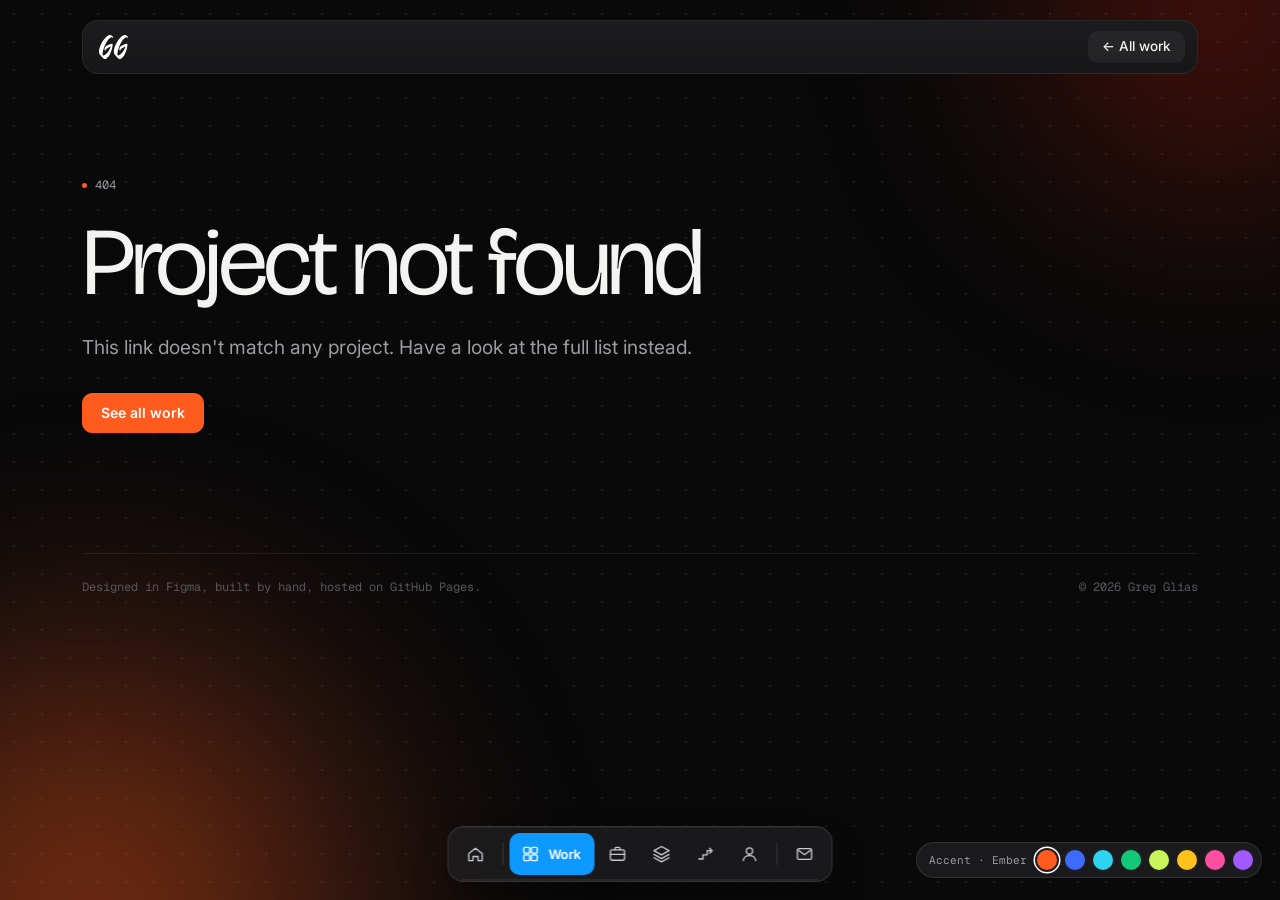
<file: project.html>
<!doctype html>
<html lang="en" data-accent="ember">
<head>
  <meta charset="utf-8" />
  <meta name="viewport" content="width=device-width, initial-scale=1" />
  <title>Project — Greg Glias</title>
  <meta name="description" content="A project by Greg Glias, Senior Product Designer. Designed in Figma, built in WordPress." />
  <meta property="og:type" content="article" />
  <meta property="og:image" content="https://gglias.github.io/assets/og.jpg" />
  <meta name="twitter:card" content="summary_large_image" />
  <meta name="theme-color" content="#09090a" />

  <link rel="preconnect" href="https://fonts.googleapis.com" />
  <link rel="preconnect" href="https://fonts.gstatic.com" crossorigin />
  <link href="https://fonts.googleapis.com/css2?family=Bricolage+Grotesque:opsz,wdth,wght@12..96,75..100,200..800&family=Geist+Mono:wght@400;500&family=Inter:ital,opsz,wght@0,14..32,400..600;1,14..32,400..600&display=swap" rel="stylesheet" />
  <link rel="stylesheet" href="styles.css?v=v42" />
  <link rel="icon" type="image/svg+xml" href="assets/favicon.svg" />
</head>
<body class="is-project">
  <a class="skip" href="#project">Skip to content</a>

  <div class="glow" aria-hidden="true"><span class="glow-a"></span><span class="glow-b"></span></div>


  <div class="pj-shell">
    <!-- Top bar: like the top of a Figma file — logo, breadcrumb, way back -->
    <header class="pj-top">
      <a class="pj-home" href="./" aria-label="Greg Glias — home"><img src="assets/gg-light.svg" alt="" width="40" height="33" /></a>
      <nav class="pj-crumbs" aria-label="Breadcrumb" data-crumbs></nav>
      <a class="pj-back" href="work.html"><span aria-hidden="true">←</span> All work</a>
    </header>

    <main id="project" class="pj-main">
      <article data-project></article>
    </main>

    <footer class="foot">
      <span>Designed in Figma, built by hand, hosted on GitHub Pages.</span>
      <span>© <span data-year>2026</span> Greg Glias</span>
    </footer>
  </div>

  <!-- Figma multiplayer cursor (desktop only, main.js) -->
  <div class="fig-cursor" aria-hidden="true" data-fig-cursor>
    <svg viewBox="0 0 24 24"><path d="M4 3.5 19.5 10.3 12.6 12.6 10.3 19.5z"/></svg>
    <span class="fig-cursor-label" data-fig-label>You</span>
  </div>

  <!-- Figma UI3-style toolbar: the site navigation -->
  <nav class="toolbar" aria-label="Sections (keys 1–7)">
    <a href="./#intro" data-nav="intro" data-key="1"><svg class="tb-icon" viewBox="0 0 24 24" aria-hidden="true"><path d="M4 11.5 12 5l8 6.5V20h-5v-5H9v5H4z"/></svg><b class="tb-label">Intro</b><span class="tb-tip" aria-hidden="true">Intro <kbd>1</kbd></span></a>
    <span class="tb-sep" aria-hidden="true"></span>
    <a href="./#work" data-nav="work" data-key="2"><svg class="tb-icon" viewBox="0 0 24 24" aria-hidden="true"><rect x="4" y="4" width="7" height="7" rx="1.5"/><rect x="13" y="4" width="7" height="7" rx="1.5"/><rect x="4" y="13" width="7" height="7" rx="1.5"/><rect x="13" y="13" width="7" height="7" rx="1.5"/></svg><b class="tb-label">Work</b><span class="tb-tip" aria-hidden="true">Work <kbd>2</kbd></span></a>
    <a href="./#experience" data-nav="experience" data-key="3"><svg class="tb-icon" viewBox="0 0 24 24" aria-hidden="true"><rect x="3.5" y="7" width="17" height="12.5" rx="2"/><path d="M9 7V5.5A1.5 1.5 0 0 1 10.5 4h3A1.5 1.5 0 0 1 15 5.5V7M3.5 12.5h17"/></svg><b class="tb-label">Experience</b><span class="tb-tip" aria-hidden="true">Experience <kbd>3</kbd></span></a>
    <a href="./#expertise" data-nav="expertise" data-key="4"><svg class="tb-icon" viewBox="0 0 24 24" aria-hidden="true"><path d="M12 3 21 8l-9 5-9-5zM3 12.5l9 5 9-5M3 16.5l9 5 9-5"/></svg><b class="tb-label">Expertise</b><span class="tb-tip" aria-hidden="true">Expertise <kbd>4</kbd></span></a>
    <a href="./#process" data-nav="process" data-key="5"><svg class="tb-icon" viewBox="0 0 24 24" aria-hidden="true"><path d="M4 18h5v-5h5V8h6M17 5l3 3-3 3"/></svg><b class="tb-label">Process</b><span class="tb-tip" aria-hidden="true">Process <kbd>5</kbd></span></a>
    <a href="./#about" data-nav="about" data-key="6"><svg class="tb-icon" viewBox="0 0 24 24" aria-hidden="true"><circle cx="12" cy="8.5" r="3.8"/><path d="M4.5 20c.6-3.8 3.6-6 7.5-6s6.9 2.2 7.5 6"/></svg><b class="tb-label">About</b><span class="tb-tip" aria-hidden="true">About <kbd>6</kbd></span></a>
    <span class="tb-sep" aria-hidden="true"></span>
    <a href="./#contact" data-nav="contact" data-key="7"><svg class="tb-icon" viewBox="0 0 24 24" aria-hidden="true"><rect x="3.5" y="5.5" width="17" height="13" rx="2"/><path d="m4 7 8 6 8-6"/></svg><b class="tb-label">Contact</b><span class="tb-tip" aria-hidden="true">Contact <kbd>7</kbd></span></a>
    <span class="tb-progress" aria-hidden="true"><i data-progress></i></span>
  </nav>

  <script src="projects.js?v=v42"></script>
  <script src="main.js?v=v42"></script>
  <script src="project.js?v=v42"></script>
</body>
</html>
</file>
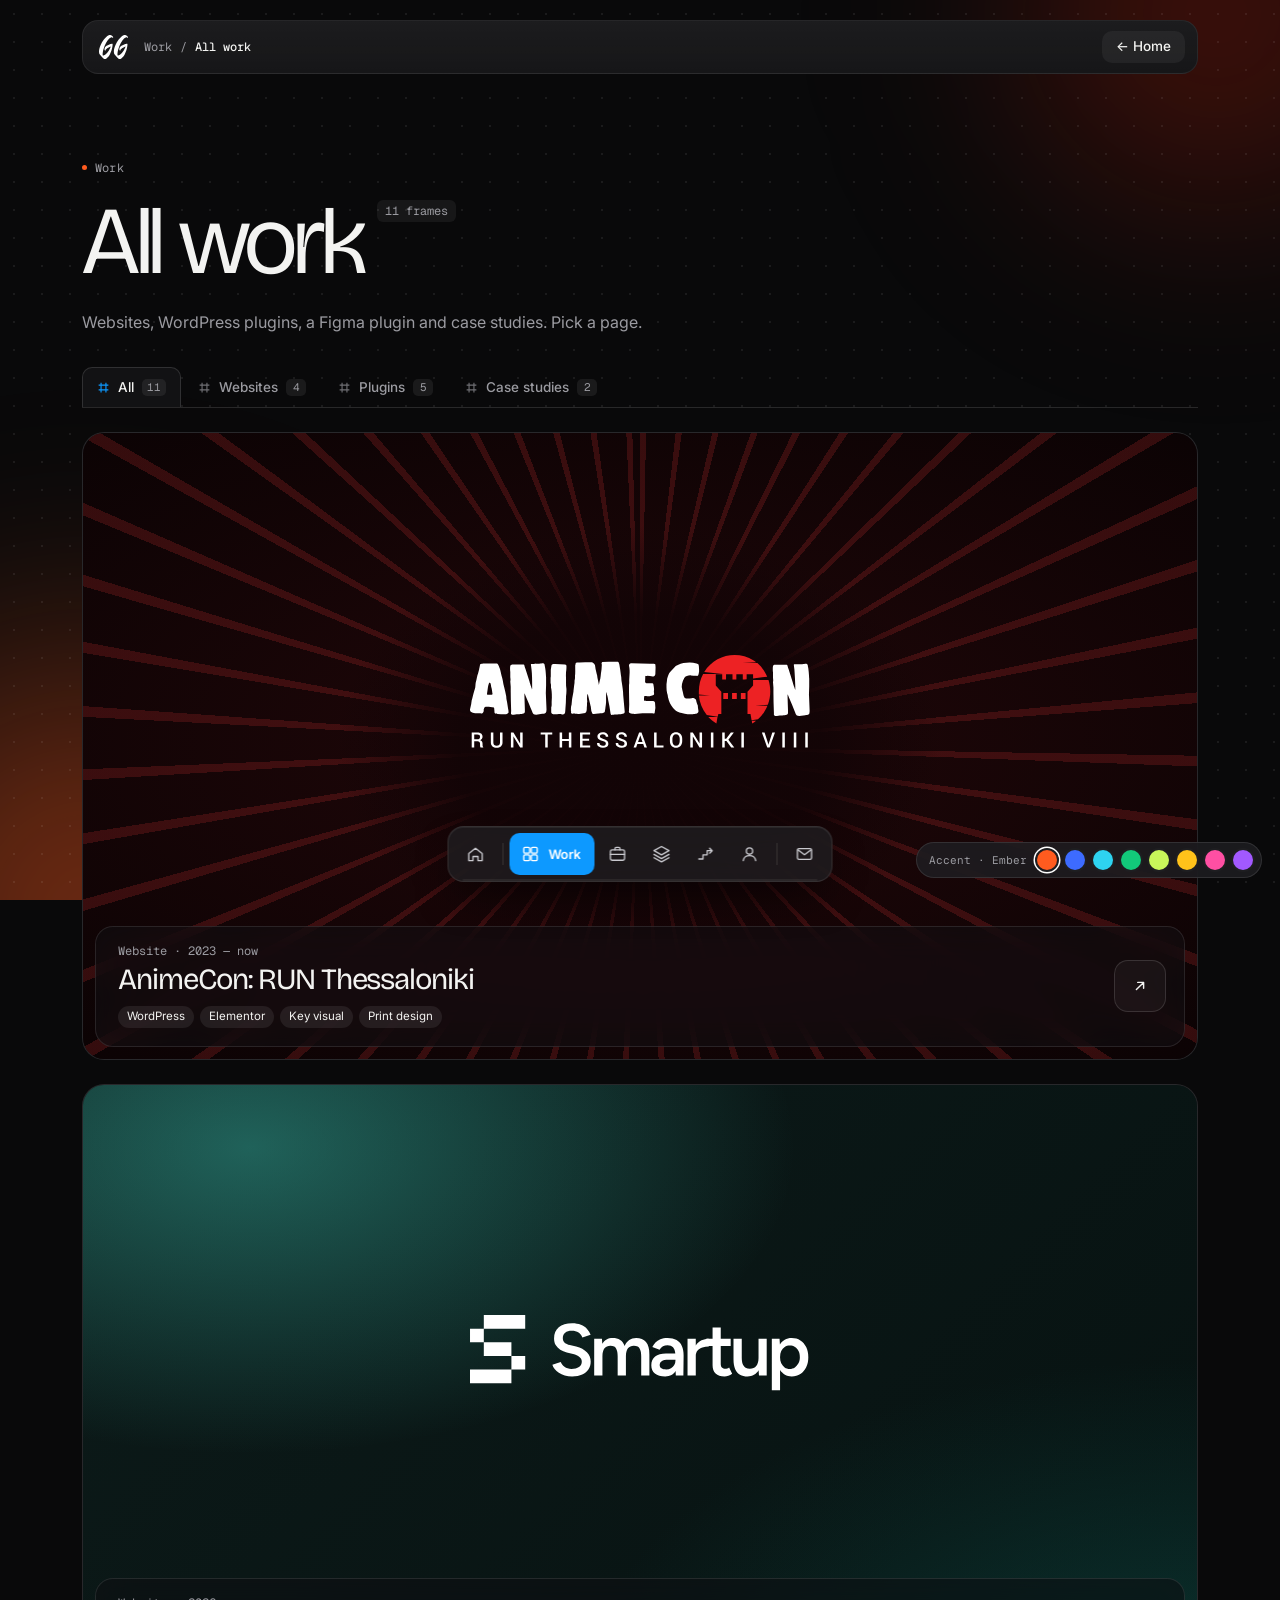
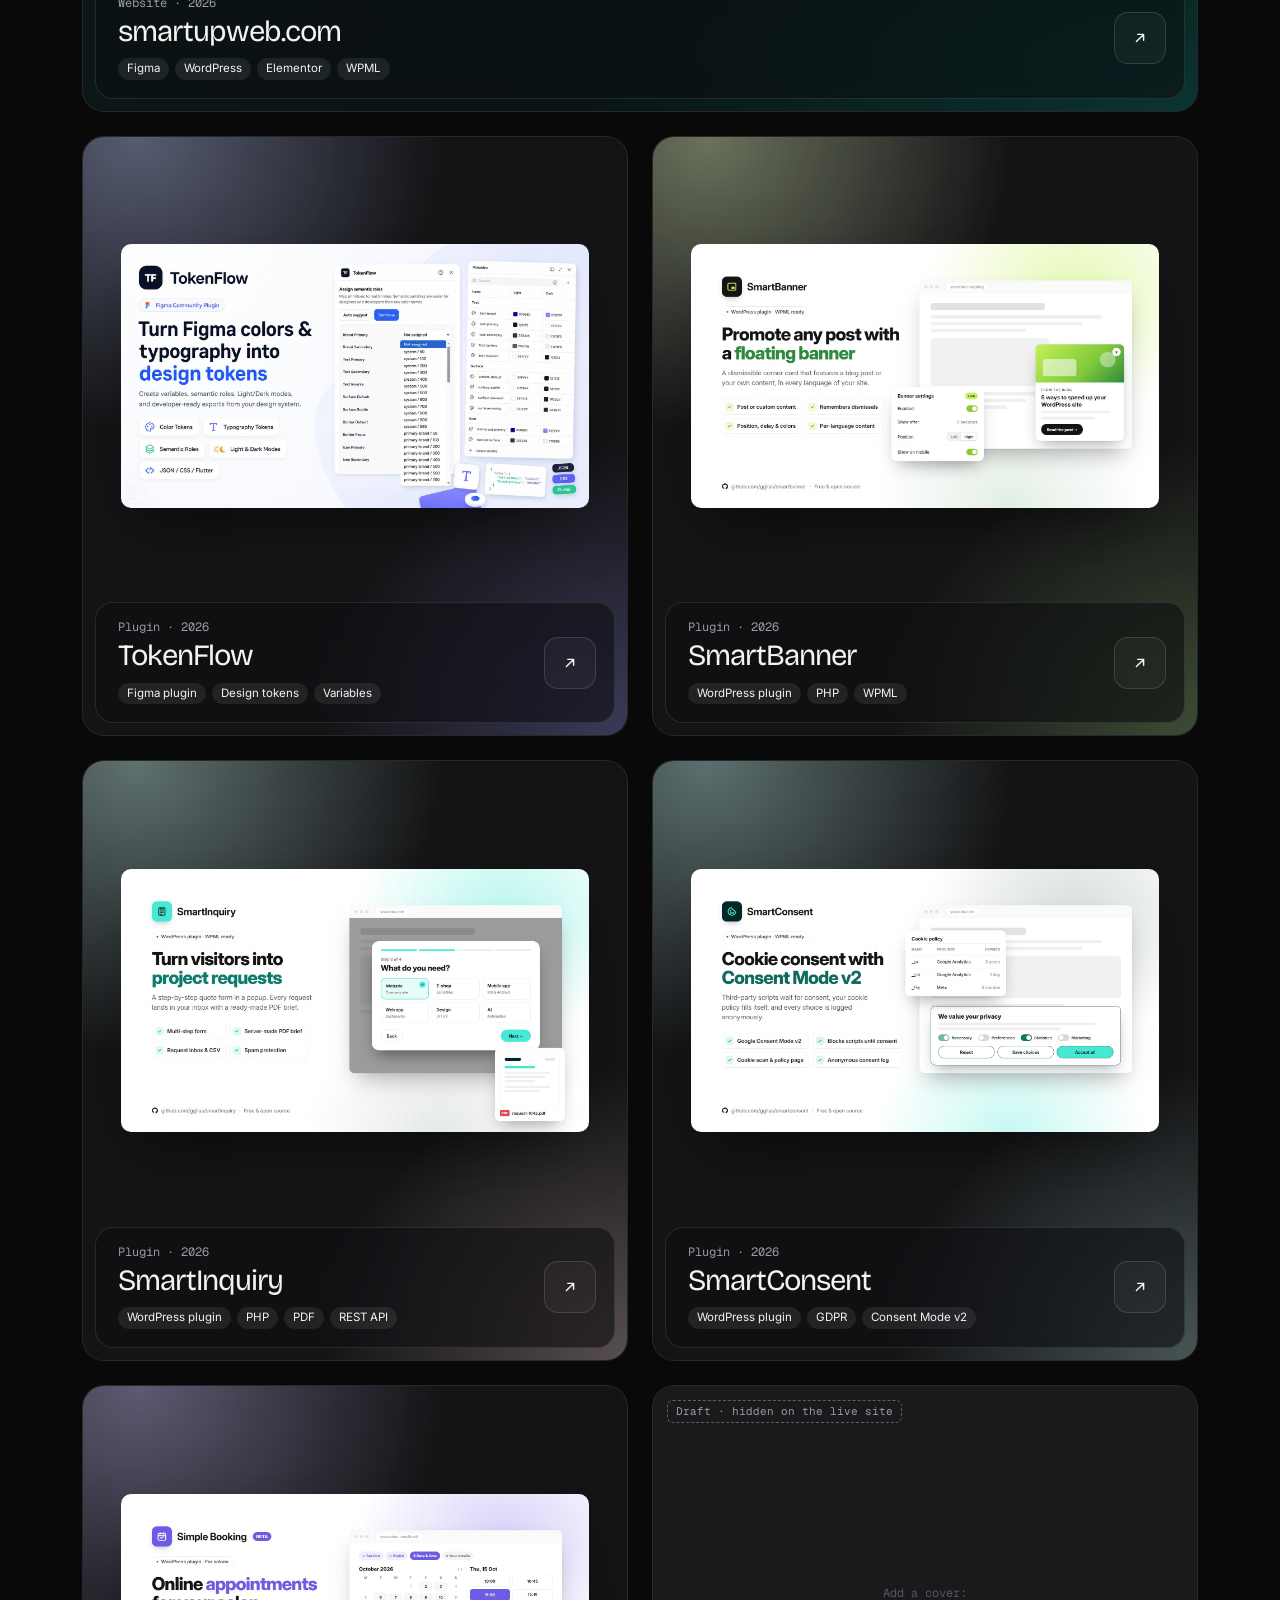
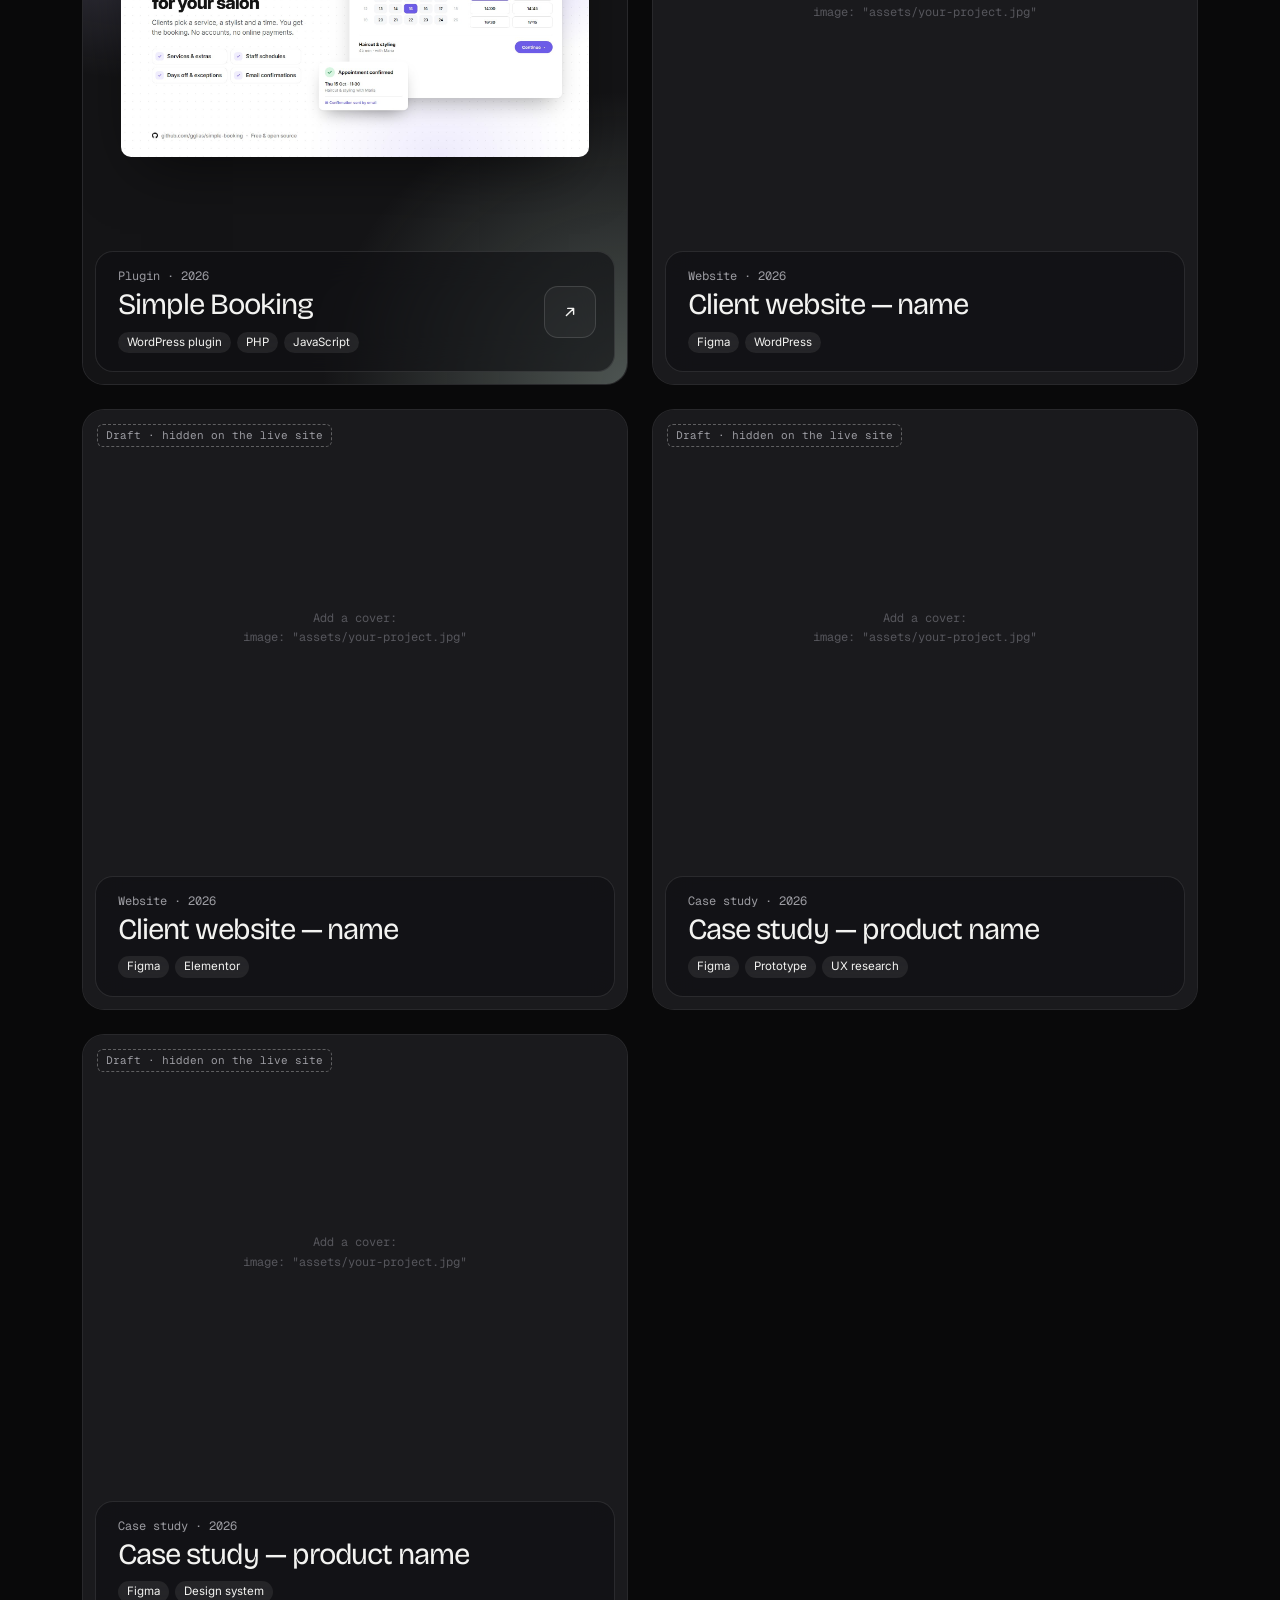
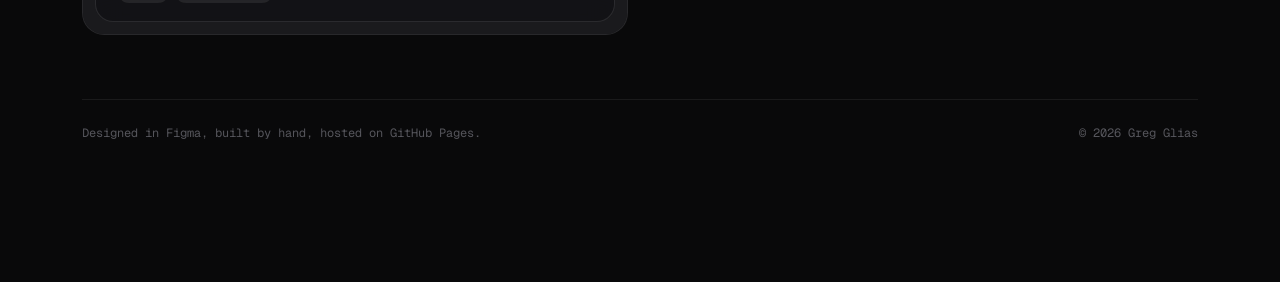
<file: work.html>
<!doctype html>
<html lang="en" data-accent="ember">
<head>
  <meta charset="utf-8" />
  <meta name="viewport" content="width=device-width, initial-scale=1" />
  <title>All work — Greg Glias</title>
  <meta name="description" content="Every project by Greg Glias, Senior Product Designer: websites, WordPress plugins, a Figma plugin and case studies." />
  <meta property="og:type" content="website" />
  <meta property="og:image" content="https://gglias.github.io/assets/og.jpg" />
  <meta name="twitter:card" content="summary_large_image" />
  <meta name="theme-color" content="#09090a" />

  <link rel="preconnect" href="https://fonts.googleapis.com" />
  <link rel="preconnect" href="https://fonts.gstatic.com" crossorigin />
  <link href="https://fonts.googleapis.com/css2?family=Bricolage+Grotesque:opsz,wdth,wght@12..96,75..100,200..800&family=Geist+Mono:wght@400;500&family=Inter:ital,opsz,wght@0,14..32,400..600;1,14..32,400..600&display=swap" rel="stylesheet" />
  <link rel="stylesheet" href="styles.css?v=v42" />
  <link rel="icon" type="image/svg+xml" href="assets/favicon.svg" />
</head>
<body class="is-project is-worklist">
  <a class="skip" href="#all-work">Skip to content</a>

  <div class="glow" aria-hidden="true"><span class="glow-a"></span><span class="glow-b"></span></div>


  <div class="pj-shell">
    <!-- Top bar: like the top of a Figma file — logo, breadcrumb, way back -->
    <header class="pj-top">
      <a class="pj-home" href="./" aria-label="Greg Glias — home"><img src="assets/gg-light.svg" alt="" width="40" height="33" /></a>
      <nav class="pj-crumbs" aria-label="Breadcrumb"><a href="./#work">Work</a><span aria-hidden="true">/</span><b aria-current="page">All work</b></nav>
      <a class="pj-back" href="./"><span aria-hidden="true">←</span> Home</a>
    </header>

    <main id="all-work" class="pj-main">
      <section class="work all-work" aria-labelledby="work-title">
        <div class="block-head work-top all-work-top">
          <span class="eyebrow">Work</span>
          <h1 id="work-title" class="work-title all-work-title">All work <span class="frame-count" data-count></span></h1>
          <p class="all-work-lede">Websites, WordPress plugins, a Figma plugin and case studies. Pick a page.</p>
        </div>
        <div class="page-tabs" role="group" aria-label="Filter projects">
          <button type="button" class="page-tab" data-filter="all" aria-pressed="true">
            <svg viewBox="0 0 16 16" aria-hidden="true"><path d="M5 2v12M11 2v12M2 5h12M2 11h12"/></svg>All <span class="tab-n" data-n="all"></span>
          </button>
          <button type="button" class="page-tab" data-filter="website" aria-pressed="false">
            <svg viewBox="0 0 16 16" aria-hidden="true"><path d="M5 2v12M11 2v12M2 5h12M2 11h12"/></svg>Websites <span class="tab-n" data-n="website"></span>
          </button>
          <button type="button" class="page-tab" data-filter="plugin" aria-pressed="false">
            <svg viewBox="0 0 16 16" aria-hidden="true"><path d="M5 2v12M11 2v12M2 5h12M2 11h12"/></svg>Plugins <span class="tab-n" data-n="plugin"></span>
          </button>
          <button type="button" class="page-tab" data-filter="case-study" aria-pressed="false">
            <svg viewBox="0 0 16 16" aria-hidden="true"><path d="M5 2v12M11 2v12M2 5h12M2 11h12"/></svg>Case studies <span class="tab-n" data-n="case-study"></span>
          </button>
        </div>
        <div class="grid" data-grid="all"></div>
        <p class="empty" data-empty hidden>Nothing here yet. Case studies are on the way.</p>
      </section>
    </main>

    <footer class="foot">
      <span>Designed in Figma, built by hand, hosted on GitHub Pages.</span>
      <span>© <span data-year>2026</span> Greg Glias</span>
    </footer>
  </div>

  <!-- Figma multiplayer cursor (desktop only, main.js) -->
  <div class="fig-cursor" aria-hidden="true" data-fig-cursor>
    <svg viewBox="0 0 24 24"><path d="M4 3.5 19.5 10.3 12.6 12.6 10.3 19.5z"/></svg>
    <span class="fig-cursor-label" data-fig-label>You</span>
  </div>

  <!-- Figma UI3-style toolbar: the site navigation -->
  <nav class="toolbar" aria-label="Sections (keys 1–7)">
    <a href="./#intro" data-nav="intro" data-key="1"><svg class="tb-icon" viewBox="0 0 24 24" aria-hidden="true"><path d="M4 11.5 12 5l8 6.5V20h-5v-5H9v5H4z"/></svg><b class="tb-label">Intro</b><span class="tb-tip" aria-hidden="true">Intro <kbd>1</kbd></span></a>
    <span class="tb-sep" aria-hidden="true"></span>
    <a href="./#work" data-nav="work" data-key="2"><svg class="tb-icon" viewBox="0 0 24 24" aria-hidden="true"><rect x="4" y="4" width="7" height="7" rx="1.5"/><rect x="13" y="4" width="7" height="7" rx="1.5"/><rect x="4" y="13" width="7" height="7" rx="1.5"/><rect x="13" y="13" width="7" height="7" rx="1.5"/></svg><b class="tb-label">Work</b><span class="tb-tip" aria-hidden="true">Work <kbd>2</kbd></span></a>
    <a href="./#experience" data-nav="experience" data-key="3"><svg class="tb-icon" viewBox="0 0 24 24" aria-hidden="true"><rect x="3.5" y="7" width="17" height="12.5" rx="2"/><path d="M9 7V5.5A1.5 1.5 0 0 1 10.5 4h3A1.5 1.5 0 0 1 15 5.5V7M3.5 12.5h17"/></svg><b class="tb-label">Experience</b><span class="tb-tip" aria-hidden="true">Experience <kbd>3</kbd></span></a>
    <a href="./#expertise" data-nav="expertise" data-key="4"><svg class="tb-icon" viewBox="0 0 24 24" aria-hidden="true"><path d="M12 3 21 8l-9 5-9-5zM3 12.5l9 5 9-5M3 16.5l9 5 9-5"/></svg><b class="tb-label">Expertise</b><span class="tb-tip" aria-hidden="true">Expertise <kbd>4</kbd></span></a>
    <a href="./#process" data-nav="process" data-key="5"><svg class="tb-icon" viewBox="0 0 24 24" aria-hidden="true"><path d="M4 18h5v-5h5V8h6M17 5l3 3-3 3"/></svg><b class="tb-label">Process</b><span class="tb-tip" aria-hidden="true">Process <kbd>5</kbd></span></a>
    <a href="./#about" data-nav="about" data-key="6"><svg class="tb-icon" viewBox="0 0 24 24" aria-hidden="true"><circle cx="12" cy="8.5" r="3.8"/><path d="M4.5 20c.6-3.8 3.6-6 7.5-6s6.9 2.2 7.5 6"/></svg><b class="tb-label">About</b><span class="tb-tip" aria-hidden="true">About <kbd>6</kbd></span></a>
    <span class="tb-sep" aria-hidden="true"></span>
    <a href="./#contact" data-nav="contact" data-key="7"><svg class="tb-icon" viewBox="0 0 24 24" aria-hidden="true"><rect x="3.5" y="5.5" width="17" height="13" rx="2"/><path d="m4 7 8 6 8-6"/></svg><b class="tb-label">Contact</b><span class="tb-tip" aria-hidden="true">Contact <kbd>7</kbd></span></a>
    <span class="tb-progress" aria-hidden="true"><i data-progress></i></span>
  </nav>

  <script src="projects.js?v=v42"></script>
  <script src="main.js?v=v42"></script>
</body>
</html>
</file>
<file: styles.css>
/* =====================================================================
   gglias.github.io — v2 "Studio" (dark)
   The whole site reads as a dark Figma canvas: selection frames, a
   UI3-style toolbar for navigation, FigJam stickies you can drag.
   ===================================================================== */

/* ================= Tokens ================= */
:root {
  --bg: #09090a;
  --bg-2: #0e0e10;
  --card: #121214;
  --card-2: #18181b;
  --line: rgb(255 255 255 / 0.07);
  --line-2: rgb(255 255 255 / 0.13);
  --text: #f3f3f1;
  --muted: #9b9ba1;
  --faint: #56565c;
  --dot: rgb(255 255 255 / 0.075);   /* canvas dot grid */

  --select: #0d99ff;                  /* Figma selection blue — only for "selected" things */
  --sticky: #a259ff;                  /* FigJam sticky note — the palette violet */
  --cursor-color: #a259ff;            /* Figma multiplayer cursor (kept apart from the accent) */
  --on-cursor: #fff;

  /* Accent (switchable while we choose — see [data-accent] below) */
  --accent: #ff5b1f;
  --accent-deep: #c4210b;
  --on-accent: #fff;

  --f-display: "Bricolage Grotesque", "Helvetica Neue", Arial, sans-serif;
  --f-body: "Inter", system-ui, sans-serif;
  --f-mono: "Geist Mono", ui-monospace, "SFMono-Regular", Menlo, monospace;

  --cursor-arrow: url("assets/cursor.svg") 2 2, auto;
  --cursor-hand: url("assets/hand-glove.svg") 6 2, pointer;   /* classic Mac glove ("Mickey Mouse" hand) */

  --radius: 22px;
  --radius-s: 14px;
  --ease: cubic-bezier(0.2, 0.7, 0.1, 1);
  --gap: clamp(16px, 2.4vw, 24px);
}

[data-accent="ember"]  { --accent: #ff5b1f; --accent-deep: #c4210b; --on-accent: #fff; }
[data-accent="violet"] { --accent: #a259ff; --accent-deep: #4b1fb8; --on-accent: #fff; }
[data-accent="lime"]   { --accent: #c8f65a; --accent-deep: #2f7d22; --on-accent: #0b0d06; }
[data-accent="cyan"]   { --accent: #2ed3f0; --accent-deep: #1d4fd1; --on-accent: #04161a; }
[data-accent="blue"]   { --accent: #3d6bff; --accent-deep: #1a2fb3; --on-accent: #fff; }
[data-accent="green"]  { --accent: #12c97a; --accent-deep: #06704a; --on-accent: #03170e; }
[data-accent="gold"]   { --accent: #ffc21a; --accent-deep: #b26b00; --on-accent: #1a1200; }
[data-accent="pink"]   { --accent: #ff4fa3; --accent-deep: #b0105f; --on-accent: #fff; }

*,
*::before,
*::after { box-sizing: border-box; }

html {
  cursor: var(--cursor-arrow);
  scroll-behavior: smooth;
  scroll-padding-top: 32px;
  -webkit-text-size-adjust: 100%;
  background: var(--bg);
  color-scheme: dark;
  overflow-x: clip;      /* nothing (hint hand, stickers) can make the page scroll sideways; keeps sticky working */
}

/* No background on body: the html background shows through, so the glow and
   dot grid (negative z-index) aren't painted over. */
body {
  margin: 0;
  color: var(--text);
  font-family: var(--f-body);
  font-size: 1rem;
  line-height: 1.6;
  -webkit-font-smoothing: antialiased;
  text-rendering: optimizeLegibility;
}

/* Canvas dot grid; it clears around the mouse (--mx / --my set in main.js) */
body::before {
  content: "";
  position: fixed;
  inset: 0;
  z-index: -1;
  pointer-events: none;
  background: radial-gradient(circle, var(--dot) 1.1px, transparent 1.4px) 0 0 / 28px 28px;
  -webkit-mask-image: radial-gradient(circle 150px at var(--mx, -999px) var(--my, -999px), transparent 0, transparent 35%, #000 100%);
  mask-image: radial-gradient(circle 150px at var(--mx, -999px) var(--my, -999px), transparent 0, transparent 35%, #000 100%);
}

/* Ambient accent light, bottom-left and top-right */
.glow {
  position: fixed;
  inset: 0;
  z-index: -2;
  pointer-events: none;
  overflow: hidden;
}
.glow span {
  position: absolute;
  border-radius: 50%;
  filter: blur(90px);
  transition: background 0.6s ease;
}
.glow-a {
  width: 70vmax; height: 70vmax;
  left: -28vmax; bottom: -36vmax;
  background: radial-gradient(circle, color-mix(in srgb, var(--accent) 52%, transparent), transparent 62%);
}
.glow-b {
  width: 50vmax; height: 50vmax;
  right: -20vmax; top: -24vmax;
  background: radial-gradient(circle, color-mix(in srgb, var(--accent-deep) 40%, transparent), transparent 62%);
}

h1, h2, h3 {
  font-family: var(--f-display);
  font-weight: 400;
  margin: 0;
  letter-spacing: -0.035em;
  line-height: 1;
}

p { margin: 0; }
a { color: inherit; }
img { max-width: 100%; display: block; }

a, button, [role="button"], label, summary, select { cursor: var(--cursor-hand); }

:focus-visible {
  outline: 2px solid var(--select);
  outline-offset: 3px;
  border-radius: 6px;
}

.sr-only {
  position: absolute;
  width: 1px;
  height: 1px;
  overflow: hidden;
  clip: rect(0 0 0 0);
  white-space: nowrap;
}

.skip {
  position: absolute;
  left: 12px;
  top: -60px;
  z-index: 60;
  padding: 8px 14px;
  border-radius: 8px;
  background: var(--text);
  color: var(--bg);
  font: 500 14px var(--f-body);
}
.skip:focus { top: 12px; }

/* ================= Shared pieces ================= */
.eyebrow {
  display: inline-flex;
  align-items: center;
  gap: 8px;
  font: 400 12px/1 var(--f-mono);
  letter-spacing: 0.02em;
  color: var(--muted);
}
.eyebrow::before {
  content: "";
  width: 5px;
  height: 5px;
  border-radius: 50%;
  background: var(--accent);
}

.h2 {
  font-size: clamp(2rem, 4.3vw, 3.5rem);
  line-height: 1.02;
}
.dim { color: var(--faint); }

.surface,
.profile,
.stat,
.lab-card,
.ex-card,
.step,
.plugin-card {
  background: linear-gradient(180deg, rgb(255 255 255 / 0.045), rgb(255 255 255 / 0.015)), var(--card);
  border: 1px solid var(--line);
  border-radius: var(--radius);
  box-shadow: inset 0 1px 0 rgb(255 255 255 / 0.05);
}

.arrow-tile {
  flex: none;
  display: grid;
  place-items: center;
  width: 52px;
  height: 52px;
  border-radius: var(--radius-s);
  border: 1px solid var(--line-2);
  background: rgb(255 255 255 / 0.04);
  transition: background 0.25s, color 0.25s, border-color 0.25s;
}
.arrow-tile svg {
  width: 18px;
  height: 18px;
  fill: none;
  stroke: currentColor;
  stroke-width: 1.6;
  stroke-linecap: round;
  stroke-linejoin: round;
  transition: transform 0.35s var(--ease);
}

/* ================= Layout ================= */
.shell {
  width: 100%;
  max-width: 1360px;
  margin-inline: auto;
  padding: 24px clamp(16px, 3vw, 32px) 0;
  display: grid;
  grid-template-columns: 330px minmax(0, 1fr);
  gap: clamp(32px, 5vw, 72px);
  align-items: start;
}

.content {
  min-width: 0;
  max-width: 900px;
  padding-top: 18px;
  padding-bottom: 140px;   /* room for the toolbar */
}

.block { margin-top: clamp(120px, 15vw, 208px); }
.block-head {
  display: grid;
  gap: 20px;
  margin-bottom: clamp(32px, 4vw, 48px);
}

/* ================= Profile: Figma-style properties panel ================= */
.profile {
  position: sticky;
  top: 24px;
  display: flex;
  flex-direction: column;
  padding: 0 0 12px;
  max-height: calc(100dvh - 48px);
  overflow: auto;
  scrollbar-width: none;
}
.profile::-webkit-scrollbar { display: none; }

/* Panel header: logo + the selected frame's name */
.panel-head {
  display: flex;
  align-items: center;
  justify-content: space-between;
  gap: 12px;
  padding: 10px 16px;
  border-bottom: 1px solid var(--line);
}
.profile-mark img { height: 24px; width: auto; }
.panel-path {
  display: inline-flex;
  align-items: center;
  gap: 6px;
  font: 400 11.5px/1 var(--f-mono);
  color: var(--muted);
}
.panel-path svg {
  width: 13px;
  height: 13px;
  fill: none;
  stroke: currentColor;
  stroke-width: 1.4;
}

.profile .portrait { margin: 14px 14px 0; }
.profile .portrait-img { aspect-ratio: 1 / 0.8; }
.profile .portrait-photo { object-position: 50% 18%; }

/* Panel sections, separated like Figma's right sidebar */
.panel-sec {
  margin-top: 12px;
  padding: 12px 16px 0;
  border-top: 1px solid var(--line);
}
.panel-title {
  margin-bottom: 10px;
  font: 600 11.5px/1 var(--f-body);
  letter-spacing: 0;
  color: var(--text);
}

.props { margin: 0; display: grid; gap: 1px; }
.props > div {
  display: grid;
  grid-template-columns: 84px minmax(0, 1fr);
  align-items: center;
  gap: 8px;
  min-height: 26px;
}
.props dt { font: 400 11.5px/1.3 var(--f-mono); color: var(--muted); }
.props dd {
  margin: 0;
  padding: 5px 8px;
  border-radius: 6px;
  background: rgb(255 255 255 / 0.045);
  font-size: 0.82rem;
  line-height: 1.3;
  font-variant-numeric: tabular-nums;
}

.status {
  display: inline-flex;
  align-items: center;
  gap: 7px;
}
.status i {
  position: relative;
  width: 7px;
  height: 7px;
  border-radius: 50%;
  background: #4ade80;
}
.status i::after {
  content: "";
  position: absolute;
  inset: 0;
  border-radius: 50%;
  background: #4ade80;
  animation: ping 2s ease-out infinite;
}

/* Portrait: a Figma frame around the photo */
.portrait {
  position: relative;
  margin: 0;
}
.portrait-img {
  position: relative;
  aspect-ratio: 1 / 1.08;
  border-radius: 16px;
  overflow: hidden;
  background: #0d0d0e;
  isolation: isolate;
}
.portrait-photo {
  width: 100%;
  height: 100%;
  object-fit: cover;
  object-position: 50% 30%;
  filter: brightness(1.12) contrast(1.04);
  transition: transform 0.8s var(--ease);
}
/* Accent toning: the B&W photo takes the accent colour (multiply keeps the blacks deep) */
.portrait-img::after {
  content: "";
  position: absolute;
  inset: 0;
  z-index: 1;
  background:
    radial-gradient(80% 60% at 75% 25%, color-mix(in srgb, var(--accent) 100%, #fff 18%), transparent 70%),
    linear-gradient(170deg, var(--accent), var(--accent-deep));
  mix-blend-mode: multiply;
  transition: opacity 0.5s ease, background 0.6s ease;
}
/* film grain */
.portrait-img::before {
  content: "";
  position: absolute;
  inset: 0;
  z-index: 2;
  opacity: 0.25;
  mix-blend-mode: overlay;
  pointer-events: none;
  background-image: url("data:image/svg+xml,%3Csvg xmlns='http://www.w3.org/2000/svg' width='160' height='160'%3E%3Cfilter id='n'%3E%3CfeTurbulence type='fractalNoise' baseFrequency='.9' numOctaves='2' stitchTiles='stitch'/%3E%3C/filter%3E%3Crect width='100%25' height='100%25' filter='url(%23n)'/%3E%3C/svg%3E");
}
/* Hover: "inspect" the frame — toning fades to the clean B&W original */
.portrait:hover .portrait-img::after { opacity: 0; }
.portrait:hover .portrait-photo { transform: scale(1.03); }
.portrait-label,
.portrait-size {
  position: absolute;
  z-index: 2;
  font: 400 11px/1 var(--f-mono);
  color: rgb(255 255 255 / 0.7);
  pointer-events: none;
}
.portrait-label { left: 12px; top: 12px; }
.portrait-size {
  right: 10px;
  bottom: 10px;
  padding: 3px 6px;
  border-radius: 4px;
  background: var(--select);
  color: #fff;
  font-variant-numeric: tabular-nums;
  opacity: 0;
  transform: translateY(4px);
  transition: opacity 0.2s, transform 0.2s;
}
.portrait:hover .portrait-img { outline: 1.5px solid var(--select); outline-offset: -1.5px; }
.portrait:hover .portrait-size { opacity: 1; transform: none; }

.profile-id { padding: 9px 16px 0; }
.profile-name {
  font-size: 1.9rem;   /* ~30px */
  font-weight: 500;
  letter-spacing: -0.03em;
}
.profile-role {
  margin-top: 6px;
  font-size: 0.88rem;
  color: var(--muted);
}

/* Email + copy button */
.mail-row {
  position: relative;
  display: flex;
  align-items: center;
  gap: 6px;
  padding: 4px 4px 4px 10px;
  border-radius: 8px;
  background: rgb(255 255 255 / 0.045);
}
.profile-mail {
  flex: 1;
  min-width: 0;
  overflow: hidden;
  text-overflow: ellipsis;
  white-space: nowrap;
  font-size: 0.86rem;
  text-decoration: none;
  transition: color 0.2s;
}
.profile-mail:hover { color: var(--accent); }
.copy-btn {
  display: grid;
  place-items: center;
  width: 30px;
  height: 30px;
  border: 0;
  border-radius: 6px;
  background: none;
  color: var(--muted);
  transition: background 0.2s, color 0.2s;
}
.copy-btn:hover { background: rgb(255 255 255 / 0.08); color: var(--text); }
.copy-btn svg {
  width: 16px;
  height: 16px;
  fill: none;
  stroke: currentColor;
  stroke-width: 1.5;
  stroke-linejoin: round;
}
.copy-tip {
  position: absolute;
  right: 0;
  bottom: calc(100% + 6px);
  padding: 5px 8px;
  border-radius: 6px;
  background: var(--select);
  color: #fff;
  font: 400 11px/1 var(--f-mono);
  opacity: 0;
  transform: translateY(4px);
  transition: opacity 0.2s, transform 0.2s;
  pointer-events: none;
}
.copy-tip.is-on { opacity: 1; transform: none; }

.socials {
  display: grid;
  grid-template-columns: repeat(4, minmax(0, 1fr));
  gap: 6px;
  margin: 8px 0 0;
  padding: 0;
  list-style: none;
}
.socials a {
  display: grid;
  place-items: center;
  height: 36px;
  border-radius: 8px;
  background: rgb(255 255 255 / 0.045);
  color: var(--muted);
  transition: color 0.2s, background 0.2s;
}
.socials a:hover { color: var(--text); background: rgb(255 255 255 / 0.1); }
.socials svg { width: 15px; height: 15px; }
/* Line icons (Figma, Toolkit): drawn as outlines, a touch bigger to match the filled ones */
.socials svg.is-line {
  width: 17px;
  height: 17px;
  fill: none;
  stroke: currentColor;
  stroke-width: 1.8;
  stroke-linecap: round;
  stroke-linejoin: round;
}

/* Primary action, Figma button shape (not a pill) */
.profile-cta {
  display: flex;
  align-items: center;
  justify-content: center;
  gap: 8px;
  margin: 14px 16px 0;
  padding: 12px 16px;
  border-radius: 10px;
  background: var(--accent);
  color: var(--on-accent);
  text-decoration: none;
  font: 600 14px/1 var(--f-body);
  transition: filter 0.2s, transform 0.2s;
}
.profile-cta:hover { filter: brightness(1.1); }
.profile-cta:active { transform: translateY(1px); }
.profile-cta svg {
  width: 17px;
  height: 17px;
  fill: none;
  stroke: currentColor;
  stroke-width: 1.6;
  stroke-linejoin: round;
}

a:hover > .arrow-tile svg { transform: rotate(45deg); }

/* ================= Hero ================= */
.hero-meta {
  display: flex;
  align-items: center;
  justify-content: space-between;
  gap: 16px;
  margin-bottom: clamp(28px, 4vw, 44px);
}

/* The Figma-style selection around the headline */
.frame {
  position: relative;
  display: inline-block;
  margin-left: calc(clamp(10px, 1.5vw, 20px) * -1);
  padding: clamp(10px, 1.4vw, 18px) clamp(10px, 1.5vw, 20px);
}
.frame::before {
  content: "";
  position: absolute;
  inset: 0;
  border: 1.5px solid var(--select);
  pointer-events: none;
  clip-path: inset(0 100% 100% 0);
  animation: draw 0.9s var(--ease) 0.9s forwards;
}
.frame-label {
  position: absolute;
  left: 0;
  bottom: calc(100% + 8px);
  font: 400 11.5px/1 var(--f-mono);
  color: var(--select);
  opacity: 0;
  animation: fade 0.4s ease 1.5s forwards;
}
.handle {
  position: absolute;
  width: 9px;
  height: 9px;
  background: var(--bg);
  border: 1.5px solid var(--select);
  transform: scale(0);
  animation: pop 0.35s var(--ease) forwards;
}
.h-tl { left: -4.5px; top: -4.5px; animation-delay: 1.45s; }
.h-tr { right: -4.5px; top: -4.5px; animation-delay: 1.55s; }
.h-br { right: -4.5px; bottom: -4.5px; animation-delay: 1.65s; }

/* Resizable hero frame: grab the bottom-right corner (Mac hand cursor) */
.frame { cursor: var(--cursor-hand); }
.frame.is-resizable { max-width: calc(100% + clamp(10px, 1.5vw, 20px)); }
.frame .h-br {
  z-index: 3;
  touch-action: none;
  cursor: var(--cursor-hand);
  transition: background 0.2s, box-shadow 0.2s;
}
.frame .h-br::before {           /* bigger grab area than the 9px square */
  content: "";
  position: absolute;
  inset: -12px;
}
.frame .h-br:hover,
.frame.is-resizing .h-br {
  background: var(--select);
  box-shadow: 0 0 0 4px rgb(13 153 255 / 0.25);
}
.frame.is-resizing { user-select: none; -webkit-user-select: none; }
.frame.is-resetting { transition: width 0.5s var(--ease); }
.frame.is-resetting .hero-title { transition: font-size 0.5s var(--ease); }
html.is-resizing-frame,
html.is-resizing-frame * { cursor: var(--cursor-hand) !important; }

/* Resize hint: sits exactly on the bottom-right corner and moves with it */
.resize-hint {
  position: absolute;
  right: 0;
  bottom: 0;
  z-index: 4;
  width: 0;
  height: 0;
  pointer-events: none;
}
.hint-hand {
  position: absolute;
  left: -6.2px;             /* fingertip (6.2, 2.5) on the corner, like the real cursor hotspot */
  top: -2.5px;
  width: 28px;
  height: 32px;
  max-width: none;
  opacity: 0;
  transform: translate(26px, 22px);
  transform-origin: 6.2px 2.5px;
  transition: opacity 0.35s ease, transform 0.6s var(--ease);
}
.resize-hint.is-on .hint-hand { opacity: 1; transform: translate(0, 0); }
.resize-hint.is-pressed .hint-hand { transform: translate(0, 0) scale(0.86); transition-duration: 0.15s; }

.hint-pulse {
  position: absolute;
  left: -14px;
  top: -14px;
  width: 28px;
  height: 28px;
  border-radius: 50%;
  border: 2px solid var(--select);
  opacity: 0;
}
.resize-hint.is-on .hint-pulse { animation: hintPulse 1.3s ease-out 0.25s 2; }
@keyframes hintPulse {
  0% { opacity: 0.9; transform: scale(0.4); }
  100% { opacity: 0; transform: scale(1.6); }
}

.hint-tip {
  position: absolute;
  right: 12px;           /* opens to the left of the corner, so it never leaves the screen */
  top: 30px;
  padding: 5px 8px;
  border-radius: 6px;
  background: var(--select);
  color: #fff;
  font: 400 11px/1.2 var(--f-mono);
  white-space: nowrap;
  box-shadow: 0 6px 16px rgb(0 0 0 / 0.35);
  opacity: 0;
  transform: translateY(4px);
  transition: opacity 0.3s ease 0.15s, transform 0.3s ease 0.15s;
}
.resize-hint.is-on .hint-tip { opacity: 1; transform: none; }
/* reduced motion: tip only, no hand travel */
.resize-hint.is-static .hint-hand { transform: none; }
.h-bl { left: -4.5px; bottom: -4.5px; animation-delay: 1.75s; }
.size {
  position: absolute;
  left: 50%;
  top: calc(100% + 10px);
  transform: translate(-50%, 4px);
  padding: 3px 6px;
  border-radius: 4px;
  background: var(--select);
  color: #fff;
  font: 400 11px/1.3 var(--f-mono);
  font-variant-numeric: tabular-nums;
  white-space: nowrap;
  opacity: 0;
  animation: rise 0.4s var(--ease) 1.85s forwards;
}

.hero-title {
  font-size: clamp(2.5rem, 5.6vw, 5.1rem);
  font-weight: 350;
  letter-spacing: -0.038em;
  line-height: 0.98;
}
.hero-title .line {
  display: block;
  overflow: hidden;
  padding-bottom: 0.06em;
}
.hero-title .line > span {
  display: inline-block;
  transform: translateY(105%);
  animation: lineIn 0.9s var(--ease) forwards;
}
.hero-title .line:nth-child(2) > span { animation-delay: 0.12s; color: var(--muted); }
.hero-title .line:nth-child(3) > span { animation-delay: 0.24s; }

.brandword { white-space: nowrap; }
.tool-icon {
  display: inline-block;
  height: 0.72em;
  width: auto;
  margin-right: 0.14em;
  vertical-align: -0.04em;
  transform: scale(0) rotate(-20deg);
  animation: iconPop 0.6s cubic-bezier(0.34, 1.56, 0.64, 1) forwards;
}
.hero-title .line:nth-child(1) .tool-icon { animation-delay: 0.75s; }
.hero-title .line:nth-child(3) .tool-icon { animation-delay: 0.9s; }

.hero-body {
  display: grid;
  grid-template-columns: minmax(0, 1fr) minmax(0, 0.9fr);
  gap: 24px 32px;
  margin-top: clamp(40px, 5vw, 64px);
  opacity: 0;
  animation: fade 0.8s ease 0.6s forwards;
}
.intro {
  max-width: 44ch;
  font-size: clamp(1.05rem, 1.4vw, 1.18rem);
  line-height: 1.6;
  color: var(--muted);
}
.pills {
  display: flex;
  flex-wrap: wrap;
  gap: 8px;
  margin: 24px 0 0;
  padding: 0;
  list-style: none;
}
.pills li {
  padding: 9px 14px;
  border-radius: 999px;
  background: rgb(255 255 255 / 0.06);
  border: 1px solid var(--line);
  font-size: 0.85rem;
  line-height: 1;
}

/* ---- Stickers: drag them like objects on the canvas ---- */
.stickers {
  position: relative;
  min-height: 320px;
}
.sticker {
  position: absolute;
  left: var(--x);
  top: var(--y);
  transform: translate(var(--dx, 0px), var(--dy, 0px)) rotate(var(--r));
  touch-action: none;
  user-select: none;
  -webkit-user-select: none;
  cursor: grab;
  transition: box-shadow 0.2s, filter 0.2s;
  animation: stickIn 0.6s cubic-bezier(0.34, 1.56, 0.64, 1) both;
  filter: drop-shadow(0 10px 18px rgb(0 0 0 / 0.35));
}
.sticker:nth-child(1) { animation-delay: 1.1s; }
.sticker:nth-child(2) { animation-delay: 1.25s; }
.sticker:nth-child(3) { animation-delay: 1.4s; }
.sticker:nth-child(4) { animation-delay: 1.55s; }
.sticker:nth-child(5) { animation-delay: 1.7s; }
.sticker.is-dragging {
  cursor: grabbing;
  z-index: 5;
  filter: drop-shadow(0 22px 30px rgb(0 0 0 / 0.5));
}
/* While dragging: Figma selection + X/Y readout */
.sticker.is-dragging::after {
  content: "";
  position: absolute;
  inset: -6px;
  border: 1.5px solid var(--select);
  pointer-events: none;
}
.sticker-xy {
  position: absolute;
  left: 50%;
  top: calc(100% + 12px);
  transform: translateX(-50%) rotate(calc(var(--r) * -1));
  padding: 3px 6px;
  border-radius: 4px;
  background: var(--select);
  color: #fff;
  font: 400 11px/1.3 var(--f-mono);
  white-space: nowrap;
  font-variant-numeric: tabular-nums;
  opacity: 0;
  pointer-events: none;
}
.sticker.is-dragging .sticker-xy { opacity: 1; }

.sticker--ring { width: 124px; height: 124px; color: var(--on-accent); }
.sticker--ring svg { width: 100%; height: 100%; overflow: visible; }
.ring-bg { fill: var(--accent); transition: fill 0.4s; }

/* Clear glossy vinyl: see-through body, white die-cut edge, printed ink, a shine on top */
.sticker--clear {
  border-radius: 50%;
  color: var(--accent);
  -webkit-backdrop-filter: blur(5px) saturate(160%);
  backdrop-filter: blur(5px) saturate(160%);
  filter: drop-shadow(0 8px 14px rgb(0 0 0 / 0.35));
}
.sticker--clear .ring-bg {
  fill: rgb(255 255 255 / 0.07);
  stroke: rgb(255 255 255 / 0.92);
  stroke-width: 3;
}
.sticker--clear .ring-text { fill: currentColor; }
.gloss {
  position: absolute;
  inset: 0;
  border-radius: 50%;
  overflow: hidden;
  pointer-events: none;
  /* fixed specular highlight, top-left, like light on vinyl */
  background:
    radial-gradient(60% 45% at 30% 22%, rgb(255 255 255 / 0.42), transparent 70%),
    linear-gradient(160deg, rgb(255 255 255 / 0.16), transparent 45%, rgb(255 255 255 / 0.05) 80%);
  mix-blend-mode: screen;
}
/* moving shine that sweeps across on hover */
.gloss::after {
  content: "";
  position: absolute;
  top: -20%;
  bottom: -20%;
  left: -60%;
  width: 40%;
  background: linear-gradient(90deg, transparent, rgb(255 255 255 / 0.55), transparent);
  transform: rotate(18deg) translateX(0);
  opacity: 0;
}
.sticker:hover .gloss::after,
.sticker.is-dragging .gloss::after { animation: shine 0.9s var(--ease) forwards; }

/* Illustrated avatar as a glossy die-cut sticker: thick white edge, shine on top */
.sticker--avatar {
  width: 112px;
  height: 112px;
  border-radius: 50%;
  background: #fff;
  padding: 5px;                      /* the white die-cut edge */
  filter: drop-shadow(0 10px 18px rgb(0 0 0 / 0.4));
}
.sticker--avatar img {
  display: block;
  width: 100%;
  height: 100%;
  border-radius: 50%;
  pointer-events: none;
}
.sticker--avatar .gloss { inset: 5px; }
@keyframes shine {
  0% { opacity: 0; transform: rotate(18deg) translateX(0); }
  20% { opacity: 1; }
  100% { opacity: 0; transform: rotate(18deg) translateX(420%); }
}
.ring-text {
  font: 700 10.5px var(--f-display);
  font-stretch: 80%;
  letter-spacing: 0.12em;
  fill: currentColor;
  transform-box: view-box;
  transform-origin: 60px 60px;
  animation: spin 18s linear infinite;
}

.sticker--tag {
  padding: 16px 18px 14px 34px;
  border-radius: 10px;
  background: var(--text);
  color: #111;
  font: 800 19px/0.95 var(--f-display);
  font-stretch: 70%;
  text-transform: uppercase;
  letter-spacing: 0.01em;
}
.tag-hole {
  position: absolute;
  left: 12px;
  top: 50%;
  width: 10px;
  height: 10px;
  margin-top: -5px;
  border-radius: 50%;
  background: var(--bg);
}

.sticker--label {
  padding: 12px 18px;
  border-radius: 999px;
  background: #c8f65a;               /* the palette lime */
  border: 0;
  color: #11160a;
  font: 700 17px/1 var(--f-display);
  font-stretch: 75%;
  text-transform: uppercase;
  letter-spacing: 0.02em;
  white-space: nowrap;
}

/* FigJam sticky note */
.sticker--stamp {
  width: 108px;
  height: 108px;
  padding: 14px;
  border-radius: 4px;
  background: var(--sticky);
  color: #160a2b;
  font: 800 34px/1 var(--f-display);
  font-stretch: 68%;
  display: flex;
  align-items: flex-end;
  box-shadow: inset 0 -10px 18px -12px rgb(0 0 0 / 0.25);
}
.sticker--stamp .slash { opacity: 0.45; }

/* ---- Stats ---- */
.stats {
  display: grid;
  grid-template-columns: repeat(3, minmax(0, 1fr));
  gap: 12px;
  margin: clamp(36px, 5vw, 56px) 0 0;
  opacity: 0;
  animation: fade 0.8s ease 0.9s forwards;
}
.stat {
  position: relative;
  min-height: 168px;
  padding: 18px 20px;
  display: flex;
  flex-direction: column;
  justify-content: space-between;
}
.stat dt {
  display: flex;
  align-items: center;
  gap: 8px;
  font: 400 12px/1 var(--f-mono);
  color: var(--muted);
}
.stat dt::before {
  content: "";
  width: 5px;
  height: 5px;
  border-radius: 50%;
  background: currentColor;
}
.stat dd {
  margin: 0;
  align-self: flex-end;
  font: 300 clamp(3rem, 5.4vw, 4.6rem)/0.9 var(--f-display);
  letter-spacing: -0.05em;
}
.stat dd span { color: var(--accent); }
.stat p {
  margin-top: 8px;
  font-size: 0.8rem;
  line-height: 1.3;
}
.stat dt + p + dd { margin-top: auto; }
.stat--accent {
  background: var(--accent);
  border-color: transparent;
  color: var(--on-accent);
  transition: background 0.4s;
}
.stat--accent dt { color: currentColor; opacity: 0.8; }
.stat--accent p { opacity: 0.85; }

/* ================= LAB: Designed in Figma, built in WordPress ================= */
.lab-card {
  padding: clamp(14px, 2vw, 22px);
  display: flex;
  flex-direction: column;
  align-items: center;
  gap: 16px;
}
.lab-replay {
  font: 500 13px/1 var(--f-body);
  color: var(--muted);
  background: none;
  border: 1px solid var(--line-2);
  border-radius: 999px;
  padding: 9px 14px;
  transition: color 0.2s, border-color 0.2s;
}
.lab-replay:hover { color: var(--text); border-color: var(--text); }

.duo {
  width: 100%;
  display: grid;
  grid-template-columns: minmax(0, 1fr) auto minmax(0, 1fr);
  align-items: center;
  gap: clamp(10px, 1.6vw, 18px);
}
.duo-link { font: 500 20px/1 var(--f-body); color: var(--faint); }

.pane {
  position: relative;
  margin: 0;
  overflow: hidden;
  background: #fff;
  border-radius: 12px;
  box-shadow: 0 0 0 1px rgb(255 255 255 / 0.06), 0 24px 50px -24px rgb(0 0 0 / 0.8);
}
.pane-bar {
  height: 38px;
  display: flex;
  align-items: center;
  gap: 8px;
  padding: 0 12px;
  font: 500 12px/1 var(--f-body);
  color: #fff;
}
.pane-bar--figma { background: #2c2c2c; }
.pane-bar--wp { background: #1d2327; }
.bar-icon { height: 16px; width: auto; flex: none; }
.bar-meta { margin-left: auto; color: rgb(255 255 255 / 0.5); }
.el-chip { padding: 4px 7px; border-radius: 3px; background: #92003b; font-size: 11px; }
.el-publish {
  margin-left: auto;
  padding: 6px 10px;
  border-radius: 3px;
  background: #fff;
  color: #1d2327;
  font-size: 11px;
  font-weight: 600;
}
.pane-canvas {
  height: 270px;
  display: grid;
  place-items: center;
  background: radial-gradient(circle, #d6d6d6 1px, transparent 1.2px) 0 0 / 18px 18px, #f5f5f5;
}
.art { position: relative; display: flex; align-items: center; gap: 12px; }
.art-mark { height: 64px; width: auto; overflow: visible; }
.art-word { font: 600 36px/1 var(--f-body); letter-spacing: -0.035em; color: #000; }
.art-sel { position: absolute; inset: -12px -14px; border: 1.5px solid var(--select); pointer-events: none; }
.art-sel .handle { animation: none; transform: none; background: #fff; }
.sel-label {
  position: absolute;
  left: -1.5px;
  bottom: calc(100% + 6px);
  font: 500 12px/1 var(--f-body);
  color: var(--select);
  white-space: nowrap;
}
.sel-size {
  position: absolute;
  left: 50%;
  top: calc(100% + 8px);
  transform: translateX(-50%);
  padding: 3px 6px;
  border-radius: 3px;
  background: var(--select);
  color: #fff;
  font: 500 11px/1.3 var(--f-body);
  font-variant-numeric: tabular-nums;
  white-space: nowrap;
}
.el-body { height: 270px; display: grid; grid-template-columns: 88px minmax(0, 1fr); }
.el-panel {
  display: flex;
  flex-direction: column;
  gap: 6px;
  padding: 10px 8px;
  background: #f7f7f8;
  border-right: 1px solid #e8e8e8;
}
.el-panel-title {
  margin: 0 0 2px;
  font: 600 9.5px/1 var(--f-body);
  letter-spacing: 0.06em;
  text-transform: uppercase;
  color: #9a9a9a;
}
.el-tile {
  display: flex;
  flex-direction: column;
  align-items: center;
  gap: 5px;
  padding: 9px 4px;
  background: #fff;
  border: 1px solid #e3e3e3;
  border-radius: 4px;
  font: 500 10.5px/1 var(--f-body);
  color: #556068;
  transition: border-color 0.15s, color 0.15s, box-shadow 0.15s;
}
.el-tile svg { width: 16px; height: 16px; }
.el-tile.is-grab { border-color: #92003b; color: #92003b; box-shadow: 0 0 0 3px rgb(146 0 59 / 0.1); }
.el-canvas { position: relative; display: grid; place-items: center; background: #fff; }
.build-piece { opacity: 0; transform-box: fill-box; transform-origin: center; }
.art-word.build-piece { display: inline-block; }
.el-outline { position: absolute; left: 0; top: 0; border: 1.5px solid #71d7f7; opacity: 0; pointer-events: none; }
.el-handle {
  position: absolute;
  right: -1.5px;
  top: -1.5px;
  transform: translateY(-100%);
  padding: 2px 4px;
  border-radius: 2px 2px 0 0;
  background: #71d7f7;
  color: #fff;
  font: 600 9px/1 var(--f-body);
}
.el-toast {
  position: absolute;
  left: 50%;
  bottom: 16px;
  display: flex;
  align-items: center;
  gap: 6px;
  padding: 7px 11px 7px 8px;
  border-radius: 999px;
  background: #1d2327;
  color: #fff;
  font: 500 11px/1 var(--f-body);
  white-space: nowrap;
  opacity: 0;
  transform: translate(-50%, 8px);
}
.el-toast svg { width: 14px; height: 14px; fill: #4ade80; }
.el-cursor {
  position: absolute;
  left: 0;
  top: 0;
  z-index: 5;
  width: 26px;
  height: 32px;
  transform-origin: 2px 2px;
  overflow: visible;
  opacity: 0;
  pointer-events: none;
  filter: drop-shadow(0 1px 1.2px rgb(0 0 0 / 0.35));
}
.el-cursor .c-hand { display: none; }
.el-cursor.is-hand .c-arrow { display: none; }
.el-cursor.is-hand .c-hand { display: inline; }
.el-ghost {
  position: absolute;
  left: 0;
  top: 0;
  z-index: 4;
  padding: 6px 8px;
  background: #fff;
  border: 1px solid #92003b;
  border-radius: 4px;
  color: #92003b;
  font: 500 10.5px/1 var(--f-body);
  box-shadow: 0 8px 18px -8px rgb(0 0 0 / 0.35);
  opacity: 0;
  pointer-events: none;
}

/* ================= Toolbox marquee ================= */
.toolbox {
  margin-top: clamp(72px, 9vw, 110px);
  display: grid;
  grid-template-columns: auto minmax(0, 1fr);
  align-items: center;
  gap: 24px;
}
.toolbox-label {
  font: 400 12px/1.3 var(--f-mono);
  color: var(--muted);
  white-space: nowrap;
}
.marquees { display: grid; gap: 12px; min-width: 0; }
.marquee--reverse .marquee-track { animation-direction: reverse; animation-duration: 49s; }   /* shorter row: same speed as the top one */
.marquee {
  overflow: hidden;
  -webkit-mask-image: linear-gradient(90deg, transparent, #000 10%, #000 90%, transparent);
  mask-image: linear-gradient(90deg, transparent, #000 10%, #000 90%, transparent);
}
.marquee-track {
  display: flex;
  width: max-content;
  gap: 12px;
  margin: 0;
  padding: 0;
  list-style: none;
  animation: marquee 54s linear infinite;   /* ~30px per second */
}
.marquee:hover .marquee-track { animation-play-state: paused; }
.marquee-track li {
  display: inline-flex;
  align-items: center;
  gap: 11px;
  padding: 14px 22px;
  border-radius: 999px;
  border: 1px solid var(--line);
  background: rgb(255 255 255 / 0.03);
  font-size: 1.08rem;
  font-style: italic;
  line-height: 1;
  white-space: nowrap;
}
.marquee-track li::before {
  content: "";
  width: 9px;
  height: 9px;
  border-radius: 50%;
  background: var(--c);
}

/* ================= Work ================= */
.contact-band-track {
  display: flex;
  align-items: center;
  width: max-content;
  gap: clamp(20px, 3vw, 36px);
  animation: marquee 22s linear infinite;
}
.contact-band i {
  flex: none;
  width: clamp(14px, 1.6vw, 22px);
  height: clamp(14px, 1.6vw, 22px);
  border-radius: 50%;
  background: var(--accent);
  box-shadow: 0 0 24px color-mix(in srgb, var(--accent) 70%, transparent);
}

/* Heading like a Figma page: big name + frame count */
.work-top { margin-bottom: clamp(24px, 3vw, 32px); }
.work-title {
  display: flex;
  align-items: flex-start;
  gap: 14px;
  font-size: clamp(2.6rem, 6.4vw, 5rem);
  font-weight: 350;
  letter-spacing: -0.045em;
}
.frame-count {
  margin-top: 0.5em;
  padding: 5px 8px;
  border-radius: 6px;
  background: rgb(255 255 255 / 0.06);
  font: 400 12px/1 var(--f-mono);
  letter-spacing: 0;
  color: var(--muted);
  white-space: nowrap;
}

/* Page tabs (the filters) */
.page-tabs {
  display: flex;
  gap: 2px;
  margin-bottom: var(--gap);
  border-bottom: 1px solid var(--line-2);
  overflow-x: auto;
  scrollbar-width: none;
}
.page-tabs::-webkit-scrollbar { display: none; }
.page-tab {
  position: relative;
  display: inline-flex;
  align-items: center;
  gap: 8px;
  flex: none;
  margin-bottom: -1px;
  padding: 11px 14px 12px;
  border: 1px solid transparent;
  border-bottom: 0;
  border-radius: 10px 10px 0 0;
  background: none;
  color: var(--muted);
  font: 500 13.5px/1 var(--f-body);
  transition: color 0.2s, background 0.2s;
}
.page-tab svg {
  width: 13px;
  height: 13px;
  fill: none;
  stroke: currentColor;
  stroke-width: 1.4;
  opacity: 0.7;
}
.page-tab:hover { color: var(--text); background: rgb(255 255 255 / 0.03); }
.page-tab[aria-pressed="true"] {
  color: var(--text);
  background: var(--card);
  border-color: var(--line-2);
}
/* the active tab "opens" into the canvas below: cover the bottom border */
.page-tab[aria-pressed="true"]::after {
  content: "";
  position: absolute;
  left: 0;
  right: 0;
  bottom: -1px;
  height: 2px;
  background: var(--card);
}
.page-tab[aria-pressed="true"] svg { color: var(--select); opacity: 1; }
.tab-n {
  min-width: 20px;
  padding: 3px 5px;
  border-radius: 5px;
  background: rgb(255 255 255 / 0.07);
  font: 400 11px/1 var(--f-mono);
  text-align: center;
  color: var(--muted);
}

.grid {
  display: grid;
  grid-template-columns: repeat(2, minmax(0, 1fr));
  gap: var(--gap);
}
.card {
  position: relative;
  border-radius: var(--radius);
  overflow: hidden;
  background: var(--card-2);
  border: 1px solid var(--line);
  aspect-ratio: 4 / 4.4;
  isolation: isolate;
}
.card.is-wide { grid-column: 1 / -1; aspect-ratio: 16 / 9; }

.shot {
  position: absolute;
  inset: 0;
  display: grid;
  place-items: center;
  background: #1a1a1d;
}
.shot img {
  width: 100%;
  height: 100%;
  object-fit: cover;
  object-position: 50% 30%;
  transition: transform 0.8s var(--ease);
}
.shot img.is-framed {
  width: 86%;
  height: auto;
  margin-bottom: 22%;
  object-fit: contain;
  border-radius: 10px;
  box-shadow: 0 24px 60px -20px rgb(0 0 0 / 0.6);
}
.card.is-wide .shot img.is-framed { width: 70%; margin-bottom: 12%; }
.shot img.is-logo {
  width: min(46%, 340px);
  height: auto;
  object-fit: contain;
  margin-bottom: 8%;
}
.card:hover .shot img { transform: scale(1.035); }

.m-empty {
  font: 400 12px/1.6 var(--f-mono);
  color: var(--faint);
  text-align: center;
  margin-bottom: 30%;
}

/* Glass panel with the project info */
.card-panel {
  position: absolute;
  left: 12px;
  right: 12px;
  bottom: 12px;
  z-index: 2;
  display: flex;
  align-items: center;
  gap: 16px;
  padding: 18px 18px 18px 22px;
  border-radius: 18px;
  background: rgb(16 16 18 / 0.62);
  border: 1px solid rgb(255 255 255 / 0.1);
  -webkit-backdrop-filter: blur(18px) saturate(140%);
  backdrop-filter: blur(18px) saturate(140%);
}
.card-info { min-width: 0; flex: 1; }
.card-cat { font: 400 12px/1 var(--f-mono); color: var(--muted); }
.card-title {
  margin-top: 8px;
  font-size: clamp(1.4rem, 2.3vw, 1.9rem);
  font-weight: 400;
  letter-spacing: -0.035em;
}
.card-title a { text-decoration: none; }
.card.is-link { cursor: var(--cursor-hand); }
.card-tags {
  display: flex;
  flex-wrap: wrap;
  gap: 6px;
  margin: 12px 0 0;
  padding: 0;
  list-style: none;
}
.card-tags li {
  padding: 5px 9px;
  border-radius: 999px;
  background: rgb(255 255 255 / 0.08);
  font-size: 0.72rem;
  line-height: 1;
  color: var(--text);
}
.card:hover .arrow-tile { background: var(--accent); border-color: var(--accent); color: var(--on-accent); }
.card:hover .arrow-tile svg { transform: rotate(45deg); }

.draft-badge {
  position: absolute;
  left: 14px;
  top: 14px;
  z-index: 2;
  padding: 5px 8px;
  border-radius: 6px;
  border: 1px dashed rgb(255 255 255 / 0.3);
  font: 400 11px/1 var(--f-mono);
  color: var(--muted);
}

/* Hover = "select" the card, like clicking a frame in Figma */
.card::after {
  content: "";
  position: absolute;
  inset: 0;
  z-index: 4;
  border: 1.5px solid var(--select);
  border-radius: inherit;
  opacity: 0;
  pointer-events: none;
  transition: opacity 0.2s;
}
.shot-size {
  position: absolute;
  right: 14px;
  top: 14px;
  z-index: 4;
  padding: 3px 6px;
  border-radius: 4px;
  background: var(--select);
  color: #fff;
  font: 400 11px/1.3 var(--f-mono);
  font-variant-numeric: tabular-nums;
  opacity: 0;
  transform: translateY(-4px);
  transition: opacity 0.2s, transform 0.2s;
  pointer-events: none;
}
.card:hover::after,
.card:focus-within::after { opacity: 1; }
.card:hover .shot-size { opacity: 1; transform: none; }

.empty { margin-top: 24px; color: var(--muted); }


/* ---- Home: "Free tools I built — GG Toolkit" (inside Selected work, no toolbar stop) ---- */
.ftools { margin-top: clamp(48px, 6vw, 72px); container-type: inline-size; }
.ftools-head { display: flex; align-items: flex-end; justify-content: space-between; gap: 16px 24px; flex-wrap: wrap; }
.ftools-title { font: 400 clamp(1.5rem, 2.6vw, 2.1rem)/1.1 var(--f-display); letter-spacing: -0.035em; }
.ftools-lede { margin-top: 10px; max-width: 520px; color: var(--muted); font-size: 0.95rem; }
.ftools-all {
  flex: none;
  display: inline-flex;
  align-items: center;
  gap: 8px;
  padding: 12px 16px;
  border-radius: 12px;
  border: 1px solid var(--line-2);
  background: rgb(255 255 255 / 0.04);
  font: 600 14px/1 var(--f-body);
  text-decoration: none;
  transition: background 0.25s, border-color 0.25s, color 0.25s;
}
.ftools-all:hover { background: var(--accent); border-color: var(--accent); color: var(--on-accent); }
.ftools-grid { display: grid; grid-template-columns: repeat(4, minmax(0, 1fr)); gap: 12px; margin: 20px 0 0; padding: 0; list-style: none; }
.ftool {
  position: relative;
  display: grid;
  grid-template-columns: minmax(0, 1fr) auto;
  grid-template-rows: auto 1fr;
  gap: 12px 8px;
  height: 100%;
  padding: 8px 8px 12px;
  border-radius: 18px;
  border: 1px solid var(--line);
  background: var(--card-2);
  text-decoration: none;
}
/* Hover = select the frame, like the project cards */
.ftool::after { content: ""; position: absolute; inset: 0; border: 1.5px solid var(--select); border-radius: inherit; opacity: 0; pointer-events: none; transition: opacity 0.2s; }
.ftool:hover::after, .ftool:focus-visible::after { opacity: 1; }
.ftool:hover .arrow-tile { background: var(--accent); border-color: var(--accent); color: var(--on-accent); }
.ftool:hover .arrow-tile svg { transform: rotate(45deg); }
.ftool-art {
  grid-column: 1 / -1;
  display: grid;
  place-items: center;
  align-content: center;
  gap: 8px;
  aspect-ratio: 16 / 9;
  border-radius: 12px;
  overflow: hidden;
  background: radial-gradient(circle, rgb(255 255 255 / 0.07) 1px, transparent 1.3px) 0 0 / 14px 14px, #0e0e10;
}
.ftool-body { display: grid; gap: 4px; padding-left: 4px; align-self: start; }
.ftool-body b { font: 400 1.05rem/1.15 var(--f-display); letter-spacing: -0.025em; }
.ftool-body small { font-size: 0.78rem; line-height: 1.4; color: var(--muted); }
.ftool .arrow-tile { align-self: start; width: 32px; height: 32px; border-radius: 10px; }
.ftool .arrow-tile svg { width: 14px; height: 14px; }

/* The little previews */
.ft-qr { width: 30%; padding: 6px; border-radius: 9px; background: #fff; fill: #141414; transform: none; transition: transform 0.5s var(--ease); }
.ft-fav { display: grid; place-items: center; width: 18%; aspect-ratio: 1; border-radius: 22%; background: var(--accent); transform: none; transition: transform 0.5s var(--ease); }
.ft-fav img { width: 64%; height: auto; }
.ft-tab { display: flex; align-items: center; gap: 5px; width: 66%; padding: 5px 7px; border-radius: 6px 6px 0 0; background: #fff; color: #1f1f1f; font: 400 9px/1 var(--f-body); }
.ft-tab i { display: grid; place-items: center; width: 11px; height: 11px; border-radius: 3px; background: var(--accent); }
.ft-tab i img { width: 8px; height: auto; }
.ft-tab span { margin-left: auto; color: #5f6368; }
.ft-pal { display: grid; grid-template-columns: repeat(8, 1fr); width: 72%; aspect-ratio: 8 / 2; border-radius: 8px; overflow: hidden; transform: none; transition: transform 0.5s var(--ease); }
.ft-pal i { background: var(--c); }
.ft-aa { display: inline-flex; align-items: baseline; gap: 5px; padding: 4px 8px; border-radius: 6px; background: #4f46e5; color: #fff; font: 600 12px/1 var(--f-body); }
.ft-aa small { font: 400 9px/1 var(--f-mono); opacity: 0.85; }
.ft-dnd { display: grid; align-content: space-between; width: 70%; aspect-ratio: 16 / 9; padding: 6% 8%; border: 3px solid #1d1d20; border-radius: 6px; background: #ff5b1f; color: #fff; transform: none; transition: transform 0.5s var(--ease); }
.ft-dnd b { font: 500 6.5px/1 var(--f-mono); letter-spacing: 0.08em; text-transform: uppercase; opacity: 0.85; }
.ft-dnd strong { font: 700 14px/1 var(--f-display); letter-spacing: -0.04em; }
.ft-dnd small { font: 400 6.5px/1 var(--f-mono); opacity: 0.85; justify-self: end; }
.ftool:hover .ft-qr, .ftool:hover .ft-fav, .ftool:hover .ft-pal, .ftool:hover .ft-dnd { transform: rotate(0deg) scale(1.05); }

/* Narrower: two by two, then a compact list */
@container (max-width: 760px) {
  .ftools-grid { grid-template-columns: repeat(2, minmax(0, 1fr)); }
}
@container (max-width: 460px) {
  .ftools-grid { grid-template-columns: minmax(0, 1fr); gap: 8px; }
  .ftool { grid-template-columns: 96px minmax(0, 1fr) auto; grid-template-rows: auto; align-items: center; padding: 8px 10px 8px 8px; }
  .ftool-art { grid-column: auto; aspect-ratio: 4 / 3; }
  .ftool-body, .ftool .arrow-tile { align-self: center; }
  .ft-dnd { align-content: center; }
  .ft-dnd b, .ft-dnd small { display: none; }
  .ft-dnd strong { font-size: 11px; }
}

/* ---- Home: "More work" list ---- */
.more { margin-top: clamp(48px, 6vw, 72px); }
.more-list { margin: 18px 0 0; padding: 0; list-style: none; border-top: 1px solid var(--line); }
.more-row {
  display: grid;
  grid-template-columns: minmax(0, 1.1fr) minmax(0, 1fr) auto auto;
  align-items: center;
  gap: 8px 24px;
  padding: 20px 6px;
  border-bottom: 1px solid var(--line);
  text-decoration: none;
  transition: background 0.25s, padding 0.35s var(--ease);
}
.more-title { font: 400 clamp(1.3rem, 2.2vw, 1.75rem)/1.1 var(--f-display); letter-spacing: -0.03em; }
.more-draft { margin-left: 8px; padding: 3px 6px; border-radius: 5px; border: 1px dashed rgb(255 255 255 / 0.3); font: 400 11px/1 var(--f-mono); font-style: normal; color: var(--muted); vertical-align: middle; }
.more-role { font-size: 0.88rem; color: var(--muted); }
.more-meta { font: 400 12px/1 var(--f-mono); color: var(--muted); white-space: nowrap; }
.more-arrow {
  display: grid;
  place-items: center;
  width: 38px;
  height: 38px;
  border-radius: 10px;
  border: 1px solid var(--line-2);
  transition: background 0.25s, border-color 0.25s, color 0.25s;
}
.more-arrow svg { width: 15px; height: 15px; fill: none; stroke: currentColor; stroke-width: 1.6; stroke-linecap: round; stroke-linejoin: round; transition: transform 0.35s var(--ease); }
a.more-row:hover { background: rgb(255 255 255 / 0.03); padding-left: 14px; }
a.more-row:hover .more-arrow { background: var(--accent); border-color: var(--accent); color: var(--on-accent); }
a.more-row:hover .more-arrow svg { transform: rotate(45deg); }

.more-all {
  display: inline-flex;
  align-items: center;
  gap: 10px;
  margin-top: 28px;
  padding: 14px 20px;
  border-radius: 12px;
  border: 1px solid var(--line-2);
  background: rgb(255 255 255 / 0.04);
  font: 600 14.5px/1 var(--f-body);
  text-decoration: none;
  transition: background 0.25s, border-color 0.25s, color 0.25s;
}
.more-all:hover { background: var(--accent); border-color: var(--accent); color: var(--on-accent); }

/* Cover preview that follows the cursor over the list */
.more-preview {
  position: fixed;
  left: 0;
  top: 0;
  z-index: 60;
  width: 300px;
  aspect-ratio: 16 / 10;
  border-radius: 14px;
  overflow: hidden;
  border: 1px solid rgb(255 255 255 / 0.12);
  box-shadow: 0 30px 60px -20px rgb(0 0 0 / 0.7);
  pointer-events: none;
  opacity: 0;
  scale: 0.92;
  transition: opacity 0.2s ease, scale 0.25s var(--ease);
}
.more-preview.is-on { opacity: 1; scale: 1; }
.more-preview .shot { position: absolute; inset: 0; }
.more-preview .shot img.is-framed { width: 84%; margin: 0; }
.more-preview .shot img.is-logo { width: 50%; margin: 0; }

/* ================= Kind words (Figma comment popover) ================= */
.kw {
  display: grid;
  grid-template-columns: minmax(0, 0.85fr) minmax(0, 1.15fr);
  gap: clamp(28px, 4vw, 48px);
  align-items: end;
}
.kw-side { display: grid; gap: 28px; }
.kw-headline { margin-bottom: 0; }
.kw-title { font-size: clamp(2rem, 3.4vw, 2.75rem); }

/* Comment pins: Figma's round pin with one sharp corner */
.kw-pins { display: flex; flex-wrap: wrap; gap: 10px; }
.kw-pin {
  position: relative;
  display: inline-flex;
  align-items: center;
  gap: 0;
  height: 40px;
  padding: 3px;
  border: 0;
  border-radius: 20px 20px 20px 4px;
  background: rgb(255 255 255 / 0.9);
  color: #111;
  cursor: var(--cursor-hand);
  box-shadow: 0 8px 18px -8px rgb(0 0 0 / 0.7);
  transition: background 0.3s, box-shadow 0.3s, transform 0.3s var(--ease);
}
.kw-pin span {
  display: grid;
  place-items: center;
  width: 34px;
  height: 34px;
  flex: none;
  border-radius: 17px 17px 17px 3px;
  background: var(--av);
  color: #fff;
  font: 600 11.5px/1 var(--f-body);
}
/* The name slides out of the active pin */
.kw-pin-name {
  max-width: 0;
  overflow: hidden;
  white-space: nowrap;
  font: 600 13px/1 var(--f-body);
  opacity: 0;
  transition: max-width 0.45s var(--ease), opacity 0.3s, padding 0.45s var(--ease);
}
.kw-pin:hover { transform: translateY(-2px); }
.kw-pin.is-on { background: #fff; box-shadow: 0 0 0 2px var(--select), 0 10px 22px -8px rgb(0 0 0 / 0.8); }
.kw-pin.is-on .kw-pin-name { max-width: 180px; opacity: 1; padding: 0 12px 0 10px; }
.kw-pin:focus-visible { outline: 2px solid var(--select); outline-offset: 3px; }

/* The popover */
.kw-card {
  position: relative;
  border-radius: 14px;
  background: #1c1c1f;
  border: 1px solid var(--line-2);
  box-shadow: 0 30px 60px -28px rgb(0 0 0 / 0.85), inset 0 1px 0 rgb(255 255 255 / 0.05);
  overflow: hidden;
}
.kw-bar {
  display: flex;
  align-items: center;
  gap: 4px;
  padding: 8px 8px 8px 14px;
  border-bottom: 1px solid var(--line);
  font-size: 12.5px;
}
.kw-label { display: inline-flex; align-items: center; gap: 7px; font-weight: 600; margin-right: auto; }
.kw-label svg { width: 14px; height: 14px; fill: none; stroke: currentColor; stroke-width: 1.4; }
.kw-count { font: 400 11px/1 var(--f-mono); color: var(--muted); margin-right: 6px; }
.kw-count b { color: var(--text); font-weight: 400; }
.kw-nav,
.kw-ok {
  display: grid;
  place-items: center;
  width: 28px;
  height: 28px;
  border: 0;
  border-radius: 7px;
  background: none;
  color: var(--muted);
}
.kw-nav { cursor: var(--cursor-hand); transition: background 0.2s, color 0.2s; }
.kw-nav:hover { background: rgb(255 255 255 / 0.07); color: var(--text); }
.kw-nav:focus-visible { outline: 2px solid var(--select); outline-offset: -2px; }
.kw-ok { color: #12c97a; }
.kw-nav svg,
.kw-ok svg { width: 15px; height: 15px; fill: none; stroke: currentColor; stroke-width: 1.7; stroke-linecap: round; stroke-linejoin: round; }

/* All comments share one grid cell, so the card keeps the height of the longest one (no jumps) */
.kw-list { display: grid; list-style: none; margin: 0; padding: 0; }
.kw-item {
  grid-area: 1 / 1;
  padding: 18px 20px 24px;
  opacity: 0;
  visibility: hidden;
  translate: 0 8px;
  transition: opacity 0.4s, translate 0.5s var(--ease), visibility 0s 0.4s;
}
.kw-item.is-on { opacity: 1; visibility: visible; translate: 0 0; transition: opacity 0.45s 0.1s, translate 0.6s 0.1s var(--ease), visibility 0s; }
.kw-who { display: flex; align-items: center; gap: 10px; }
.kw-av {
  flex: none;
  display: grid;
  place-items: center;
  width: 30px;
  height: 30px;
  border-radius: 50%;
  background: var(--av);
  color: #fff;
  font: 600 11px/1 var(--f-body);
}
.kw-name { display: grid; min-width: 0; line-height: 1.3; }
.kw-name b { font-size: 13.5px; font-weight: 600; }
.kw-name span { font-size: 12px; color: var(--muted); }
.kw-tag { margin-left: auto; font: 400 11px/1 var(--f-mono); color: var(--muted); padding: 4px 7px; border-radius: 5px; border: 1px solid var(--line-2); }
.kw-text { margin: 14px 0 0; }
.kw-text p {
  margin: 0;
  font-family: var(--f-display);
  font-size: clamp(1.05rem, 1.5vw, 1.22rem);
  line-height: 1.42;
  letter-spacing: -0.01em;
  color: #e4e4e6;
  text-wrap: pretty;
}
/* Time left on the current comment */
.kw-progress { position: absolute; left: 0; right: 0; bottom: 0; height: 2px; background: rgb(255 255 255 / 0.05); }
.kw-progress i { display: block; height: 100%; width: 100%; background: var(--accent); transform: scaleX(0); transform-origin: 0 50%; }
.kw-progress i.is-run { animation: kw-time linear forwards; }
@keyframes kw-time { to { transform: scaleX(1); } }

@media (max-width: 1100px) {
  .kw { grid-template-columns: 1fr; align-items: start; }
}
@media (max-width: 560px) {
  .kw-pin.is-on .kw-pin-name { max-width: 140px; }
  .kw-tag { display: none; }
  .kw-item { padding: 16px 16px 20px; }
}

/* ---- All work page ---- */
.all-work { padding-top: clamp(48px, 7vw, 88px); }
.all-work-title { font-size: clamp(3rem, 8vw, 6rem); }
.all-work-lede { color: var(--muted); max-width: 64ch; text-wrap: pretty; }

@media (max-width: 760px) {
  .more-row { grid-template-columns: minmax(0, 1fr) auto; grid-template-areas: "title arrow" "role arrow" "meta arrow"; gap: 4px 16px; }
  .more-title { grid-area: title; }
  .more-role { grid-area: role; }
  .more-meta { grid-area: meta; margin-top: 4px; }
  .more-arrow { grid-area: arrow; }
}
/* ================= Experience ================= */
.xp {
  margin: 0;
  padding: 0;
  list-style: none;
  border-top: 1px solid var(--line);
}
.xp-item { border-bottom: 1px solid var(--line); }
.xp-row {
  display: grid;
  grid-template-columns: minmax(0, 1fr) auto auto;
  grid-template-areas: "co years plus" "role years plus";
  align-items: center;
  gap: 6px 16px;
  width: 100%;
  padding: 22px 0;
  border: 0;
  background: none;
  color: inherit;
  text-align: left;
  font: inherit;
}
.xp-row--static { grid-template-columns: minmax(0, 1fr) auto; grid-template-areas: "co years" "role years"; }
.xp-co { grid-area: co; font-size: 0.85rem; color: var(--muted); }
.xp-role {
  grid-area: role;
  font: 400 clamp(1.2rem, 2vw, 1.55rem)/1.2 var(--f-display);
  letter-spacing: -0.025em;
  transition: color 0.2s;
}
.xp-years {
  grid-area: years;
  padding: 8px 12px;
  border-radius: 999px;
  background: rgb(255 255 255 / 0.06);
  font: 400 12px/1 var(--f-mono);
  font-variant-numeric: tabular-nums;
  white-space: nowrap;
}
.xp-plus {
  grid-area: plus;
  position: relative;
  width: 34px;
  height: 34px;
  border-radius: 50%;
  border: 1px solid var(--line-2);
  transition: background 0.25s, border-color 0.25s, transform 0.35s var(--ease);
}
.xp-plus::before,
.xp-plus::after {
  content: "";
  position: absolute;
  left: 50%;
  top: 50%;
  width: 12px;
  height: 1.5px;
  margin: -0.75px 0 0 -6px;
  background: currentColor;
}
.xp-plus::after { transform: rotate(90deg); transition: transform 0.35s var(--ease); }
button.xp-row:hover .xp-role { color: var(--accent); }
.xp-item.is-open .xp-plus { background: var(--accent); border-color: var(--accent); color: var(--on-accent); }
.xp-item.is-open .xp-plus::after { transform: rotate(0deg); }
.xp-detail {
  display: grid;
  gap: 10px;
  margin: 0;
  padding: 0;
  list-style: none;
  max-height: 0;
  overflow: hidden;
  transition: max-height 0.5s var(--ease), padding 0.5s var(--ease);
}
.xp-item.is-open .xp-detail { max-height: 40em; padding-bottom: 26px; }
.xp-detail li {
  position: relative;
  padding-left: 18px;
  max-width: 62ch;
  font-size: 0.95rem;
  color: var(--muted);
}
.xp-detail li::before {
  content: "";
  position: absolute;
  left: 0;
  top: 0.7em;
  width: 6px;
  height: 1.5px;
  background: var(--accent);
}
.xp-detail a { color: var(--text); text-decoration: underline; text-decoration-color: var(--accent); text-underline-offset: 3px; cursor: var(--cursor-hand); }
.xp-detail a:hover { color: var(--accent); }

.edu {
  display: grid;
  grid-template-columns: 140px minmax(0, 1fr);
  gap: 16px 24px;
  margin-top: clamp(40px, 5vw, 56px);
}
.edu .eyebrow { align-self: start; padding-top: 4px; }
.edu-list { margin: 0; padding: 0; list-style: none; display: grid; gap: 14px; }
.edu-list li { display: grid; gap: 2px; }
.edu-list li span:first-child { font-size: 0.98rem; }
.edu-list li span:last-child { font-size: 0.85rem; color: var(--muted); }

/* ================= Expertise ================= */
.ex-card { padding: clamp(24px, 4vw, 44px); }
.ex-list { margin-top: clamp(24px, 3vw, 36px); }
.ex-item h3 { margin: 0; }
.ex-item button {
  display: flex;
  align-items: center;
  gap: 0;
  width: 100%;
  padding: 6px 0;
  border: 0;
  background: none;
  color: var(--faint);
  text-align: left;
  font: 300 clamp(1.9rem, 4.4vw, 3.4rem)/1.08 var(--f-display);
  letter-spacing: -0.045em;
  transition: color 0.3s;
}
.ex-item button:hover { color: var(--muted); }
.ex-item.is-open button { color: var(--text); gap: 16px; }
.ex-icon {
  flex: none;
  display: grid;
  place-items: center;
  width: 0;
  height: 0.9em;
  border-radius: 12px;
  background: var(--accent);
  color: var(--on-accent);
  overflow: hidden;
  opacity: 0;
  transition: width 0.35s var(--ease), opacity 0.3s;
}
.ex-item.is-open .ex-icon { width: 0.9em; opacity: 1; }
.ex-icon svg {
  width: 52%;
  height: 52%;
  fill: none;
  stroke: currentColor;
  stroke-width: 1.7;
  stroke-linecap: round;
  stroke-linejoin: round;
}
.ex-detail {
  display: grid;
  gap: 8px;
  margin: 0;
  padding: 0 0 0 calc(0.9em + 16px);
  font-size: clamp(1.9rem, 4.4vw, 3.4rem);   /* so em-based indent matches the icon */
  list-style: none;
  max-height: 0;
  overflow: hidden;
  transition: max-height 0.45s var(--ease), padding 0.45s var(--ease);
}
.ex-detail li {
  display: flex;
  align-items: center;
  gap: 10px;
  font: 400 0.95rem/1.4 var(--f-body);
  color: var(--muted);
}
.ex-detail li::before { content: ""; width: 4px; height: 4px; border-radius: 50%; background: var(--muted); }
.ex-item.is-open .ex-detail { max-height: 8em; padding-top: 10px; padding-bottom: 22px; }
.ex-foot {
  display: flex;
  justify-content: space-between;
  gap: 16px;
  margin-top: clamp(24px, 3vw, 36px);
  padding-top: 20px;
  border-top: 1px solid var(--line);
  font-size: 0.9rem;
  color: var(--muted);
}
.ex-foot a { color: var(--text); text-decoration: none; }
.ex-foot a:hover { color: var(--accent); }

/* ================= Process ================= */
.steps {
  display: grid;
  grid-template-columns: repeat(2, minmax(0, 1fr));
  gap: var(--gap);
  margin: 0;
  padding: 0;
  list-style: none;
}
.step {
  padding: clamp(22px, 3vw, 32px);
  min-height: 230px;
  display: flex;
  flex-direction: column;
}
.step-no {
  align-self: flex-start;
  padding: 7px 11px;
  border-radius: 999px;
  border: 1px solid var(--line-2);
  font: 400 12px/1 var(--f-mono);
  color: var(--muted);
}
.step h3 {
  margin-top: auto;
  padding-top: 40px;
  font-size: clamp(1.7rem, 2.8vw, 2.3rem);
  font-weight: 400;
}
.step p { margin-top: 12px; color: var(--muted); font-size: 0.95rem; }
.step:hover .step-no { border-color: var(--accent); color: var(--accent); }

/* ================= About ================= */
.about-lead {
  font: 300 clamp(1.6rem, 3.3vw, 2.6rem)/1.18 var(--f-display);
  letter-spacing: -0.035em;
}
.about-lead .w { color: var(--faint); transition: color 0.35s ease; }
.about-lead .w.is-lit { color: var(--text); }
.about-grid {
  display: grid;
  grid-template-columns: minmax(0, 1fr) minmax(0, 0.85fr);
  gap: 24px 40px;
  align-items: center;
  margin-top: clamp(36px, 5vw, 56px);
}
.about-text { color: var(--muted); max-width: 46ch; }
.plugin-card {
  display: flex;
  align-items: center;
  gap: 16px;
  padding: 14px 14px 14px 16px;
  text-decoration: none;
  transition: border-color 0.25s;
}
.plugin-card:hover { border-color: var(--line-2); }
.plugin-card:hover .arrow-tile { background: var(--accent); border-color: var(--accent); color: var(--on-accent); }
.plugin-card-icon {
  display: grid;
  place-items: center;
  width: 52px;
  height: 52px;
  border-radius: var(--radius-s);
  background: #1e1e1e;
}
.plugin-card-icon svg { height: 26px; width: auto; }
.plugin-card-text { flex: 1; display: grid; gap: 6px; }
.plugin-card-eyebrow { font: 400 12px/1 var(--f-mono); color: var(--muted); }
.plugin-card-name { font: 400 1.4rem/1 var(--f-display); letter-spacing: -0.03em; }

.tools {
  display: grid;
  grid-template-columns: repeat(4, minmax(0, 1fr));
  gap: 20px;
  margin: clamp(36px, 5vw, 56px) 0 0;
  padding-top: 24px;
  border-top: 1px solid var(--line);
}
.tools dt { font: 400 12px/1 var(--f-mono); color: var(--muted); margin-bottom: 10px; }
.tools dd { margin: 0; font-size: 0.95rem; }

/* ================= Contact ================= */
.contact { display: grid; gap: 24px; }
.contact-title { font-size: clamp(2rem, 4.3vw, 3.5rem); line-height: 1.02; max-width: 16ch; }
.contact-band {
  position: relative;
  display: block;
  margin-top: 28px;
  padding: clamp(26px, 4vw, 44px) 0;
  border-radius: 999px;
  border: 1px solid var(--line-2);
  background: rgb(255 255 255 / 0.03);
  overflow: hidden;
  text-decoration: none;
  transition: background 0.35s, border-color 0.35s, color 0.35s;
}
.contact-band-track { animation-duration: 18s; }
.contact-band-track span {
  font: 300 clamp(2.6rem, 7vw, 5.6rem)/1 var(--f-display);
  letter-spacing: -0.05em;
  white-space: nowrap;
}
.contact-band:hover { background: var(--accent); border-color: var(--accent); color: var(--on-accent); }
.contact-band:hover i { background: var(--on-accent); box-shadow: none; }

.contact-row {
  display: flex;
  justify-content: space-between;
  align-items: center;
  gap: 16px;
  flex-wrap: wrap;
  margin-top: 8px;
}
.mail {
  font: 400 clamp(1.2rem, 2.2vw, 1.6rem)/1.2 var(--f-display);
  letter-spacing: -0.02em;
  text-decoration: none;
  border-bottom: 1px solid var(--line-2);
  transition: color 0.2s, border-color 0.2s;
}
.mail:hover { color: var(--accent); border-color: var(--accent); }
.links { display: flex; gap: 20px; margin: 0; padding: 0; list-style: none; }
.links a { display: inline-flex; align-items: center; gap: 8px; color: var(--muted); text-decoration: none; }
.links svg { flex: none; width: 15px; height: 15px; }
.links svg.is-line { fill: none; stroke: currentColor; stroke-width: 1.8; stroke-linecap: round; stroke-linejoin: round; }
.links a:hover { color: var(--text); }

.foot {
  display: flex;
  justify-content: space-between;
  gap: 12px;
  flex-wrap: wrap;
  margin-top: clamp(80px, 10vw, 120px);
  padding-top: 24px;
  border-top: 1px solid var(--line);
  font: 400 12px/1.5 var(--f-mono);
  color: var(--faint);
}

/* ================= Figma multiplayer cursor (desktop) ================= */
/* main.js adds .has-fig-cursor on fine pointers only; touch keeps the system cursor */
html.has-fig-cursor,
html.has-fig-cursor * { cursor: none !important; }

.fig-cursor {
  position: fixed;
  left: 0;
  top: 0;
  z-index: 100;
  pointer-events: none;
  opacity: 0;
  transform: translate3d(-100px, -100px, 0);
  transition: opacity 0.2s ease;
  will-change: transform;
}
html.has-fig-cursor .fig-cursor.is-visible { opacity: 1; }
.fig-cursor svg {
  position: absolute;
  left: -4px;            /* the arrow tip (4, 3.5) sits on the pointer */
  top: -3.5px;
  width: 24px;
  height: 24px;
  overflow: visible;
  transform-origin: 4px 3.5px;
  transition: transform 0.15s var(--ease);
  filter: drop-shadow(0 1px 2px rgb(0 0 0 / 0.4));
}
.fig-cursor path {
  fill: var(--cursor-color);
  stroke: #fff;
  stroke-width: 1.6;
  stroke-linejoin: round;
  transition: fill 0.4s;
}
.fig-cursor-label {
  position: absolute;
  left: 15px;
  top: 17px;
  padding: 4px 8px;
  border-radius: 3px 10px 10px 10px;
  background: var(--cursor-color);
  color: var(--on-cursor);
  font: 600 12px/1.25 var(--f-body);
  white-space: nowrap;
  box-shadow: 0 0 0 1.5px #fff, 0 2px 8px rgb(0 0 0 / 0.35);   /* white ring: readable even over accent buttons */
  transition: background 0.4s, transform 0.2s var(--ease);
}
.fig-cursor.is-action .fig-cursor-label { transform: scale(1.06); }
.fig-cursor.is-down svg { transform: scale(0.82); }

/* ================= Toolbar (Figma UI3) ================= */
.toolbar {
  position: fixed;
  left: 50%;
  bottom: 18px;
  z-index: 40;
  display: flex;
  align-items: center;
  gap: 2px;
  padding: 6px;
  transform: translateX(-50%);
  border-radius: 16px;
  background: rgb(30 30 33 / 0.8);
  border: 1px solid rgb(255 255 255 / 0.1);
  box-shadow: 0 20px 40px -12px rgb(0 0 0 / 0.6), inset 0 1px 0 rgb(255 255 255 / 0.06);
  -webkit-backdrop-filter: blur(16px) saturate(150%);
  backdrop-filter: blur(16px) saturate(150%);
  animation: toolbarIn 0.7s var(--ease) 1s both;
}
@keyframes toolbarIn {
  from { opacity: 0; transform: translate(-50%, 24px); }
  to { opacity: 1; transform: translate(-50%, 0); }
}
.toolbar a {
  position: relative;
  display: inline-flex;
  align-items: center;
  height: 42px;
  padding: 0 11px;
  border-radius: 10px;
  color: #c9c9cf;
  text-decoration: none;
  transition: background 0.25s, color 0.25s, padding 0.35s var(--ease);
}
.toolbar a:hover { background: rgb(255 255 255 / 0.08); color: #fff; }
.toolbar a.is-active { background: var(--select); color: #fff; padding-right: 14px; }
.toolbar .tb-icon {
  flex: none;
  width: 20px;
  height: 20px;
  fill: none;
  stroke: currentColor;
  stroke-width: 1.6;
  stroke-linecap: round;
  stroke-linejoin: round;
}
/* The active tool shows its name: the pill opens smoothly */
.tb-label {
  max-width: 0;
  overflow: hidden;
  opacity: 0;
  font: 600 13px/1 var(--f-body);
  white-space: nowrap;
  transition: max-width 0.35s var(--ease), opacity 0.25s, margin 0.35s var(--ease);
}
.toolbar a.is-active .tb-label { max-width: 110px; opacity: 1; margin-left: 8px; }

/* Dividers between groups, like Figma's toolbar */
.tb-sep {
  flex: none;
  width: 1px;
  height: 22px;
  margin: 0 4px;
  background: rgb(255 255 255 / 0.12);
}

/* Tooltip with the keyboard shortcut, Figma style */
.tb-tip {
  position: absolute;
  left: 50%;
  bottom: calc(100% + 12px);
  display: inline-flex;
  align-items: center;
  gap: 8px;
  padding: 6px 8px;
  border-radius: 6px;
  background: #1e1e1e;
  color: #fff;
  font: 500 11.5px/1 var(--f-body);
  white-space: nowrap;
  box-shadow: 0 6px 16px rgb(0 0 0 / 0.4);
  opacity: 0;
  transform: translate(-50%, 4px);
  transition: opacity 0.15s, transform 0.15s;
  pointer-events: none;
}
.tb-tip kbd {
  font: 400 11px/1 var(--f-mono);
  color: rgb(255 255 255 / 0.5);
}
.toolbar a:hover .tb-tip,
.toolbar a:focus-visible .tb-tip { opacity: 1; transform: translate(-50%, 0); }
.toolbar a.is-active:hover .tb-tip { opacity: 0; }   /* its name is already showing */

/* Scroll progress along the bottom edge */
.tb-progress {
  position: absolute;
  left: 14px;
  right: 14px;
  bottom: 0;
  height: 2px;
  border-radius: 2px;
  overflow: hidden;
  pointer-events: none;
  background: rgb(255 255 255 / 0.06);   /* the track: shows how far there is to go */
}
.tb-progress i {
  display: block;
  height: 100%;
  background: rgb(255 255 255 / 0.32);   /* quiet neutral, no accent: visible on the dark toolbar */
  transform: scaleX(0);
  transform-origin: left;
  transition: background 0.4s;
}

/* ================= Accent picker (localhost only — main.js adds it, never on github.io) ================= */
.accent-picker {
  position: fixed;
  right: 18px;
  bottom: 22px;
  z-index: 50;
  display: flex;
  align-items: center;
  gap: 8px;
  padding: 7px 8px 7px 12px;
  border-radius: 999px;
  background: rgb(30 30 33 / 0.85);
  border: 1px solid rgb(255 255 255 / 0.1);
  -webkit-backdrop-filter: blur(12px);
  backdrop-filter: blur(12px);
}
.accent-picker-label { min-width: 74px; font: 400 11px/1 var(--f-mono); color: var(--muted); margin-right: 2px; }
.accent-picker button {
  width: 20px;
  height: 20px;
  padding: 0;
  border-radius: 50%;
  border: 0;
  background: var(--sw);
  box-shadow: 0 0 0 2px rgb(30 30 33), 0 0 0 2px transparent;
  transition: box-shadow 0.2s, transform 0.2s;
}
.accent-picker button:hover { transform: scale(1.12); }
.accent-picker button[aria-pressed="true"] { box-shadow: 0 0 0 2px rgb(30 30 33), 0 0 0 3.5px #fff; }
@media (max-width: 760px) {
  .accent-picker { right: 12px; bottom: 82px; }
  .accent-picker-label { display: none; }
}

/* ================= Project page (project.html) ================= */
.pj-shell {
  width: 100%;
  max-width: 1180px;
  margin-inline: auto;
  padding: 20px clamp(16px, 3vw, 32px) 140px;
}

/* Top bar: logo, breadcrumb, way back */
.pj-top {
  display: flex;
  align-items: center;
  gap: 16px;
  padding: 10px 12px 10px 16px;
  border-radius: 16px;
  background: linear-gradient(180deg, rgb(255 255 255 / 0.045), rgb(255 255 255 / 0.015)), var(--card);
  border: 1px solid var(--line);
}
.pj-home img { height: 24px; width: auto; }
.pj-crumbs {
  flex: 1;
  min-width: 0;
  display: flex;
  align-items: center;
  gap: 8px;
  overflow: hidden;
  font: 400 12px/1 var(--f-mono);
  color: var(--muted);
  white-space: nowrap;
}
.pj-crumbs a { color: var(--muted); text-decoration: none; }
.pj-crumbs a:hover { color: var(--text); }
.pj-crumbs b { font-weight: 500; color: var(--text); overflow: hidden; text-overflow: ellipsis; }
.pj-back {
  flex: none;
  padding: 9px 14px;
  border-radius: 10px;
  background: rgb(255 255 255 / 0.05);
  font: 500 13.5px/1 var(--f-body);
  text-decoration: none;
  transition: background 0.2s;
}
.pj-back:hover { background: rgb(255 255 255 / 0.1); }

/* Hero */
.pj-hero { max-width: 860px; padding: clamp(56px, 8vw, 96px) 0 clamp(36px, 5vw, 56px); }
.pj-title {
  margin-top: 22px;
  font-size: clamp(3rem, 8vw, 6rem);
  font-weight: 350;
  letter-spacing: -0.045em;
  line-height: 0.96;
}
.pj-lede {
  margin-top: 24px;
  max-width: 58ch;
  font-size: clamp(1.08rem, 1.5vw, 1.25rem);
  line-height: 1.55;
  color: var(--muted);
}
.pj-notice {
  display: flex;
  align-items: flex-start;
  gap: 10px;
  max-width: 62ch;
  margin-top: 22px;
  padding: 12px 16px;
  border-radius: 12px;
  background: rgb(255 199 0 / 0.08);
  border: 1px solid rgb(255 199 0 / 0.28);
  color: #f3e6b5;
  font-size: 0.92rem;
}
.pj-notice i { flex: none; width: 8px; height: 8px; margin-top: 0.5em; border-radius: 50%; background: #ffc700; }
.pj-actions { display: flex; flex-wrap: wrap; gap: 10px; margin-top: 30px; }

.pj-btn {
  display: inline-flex;
  align-items: center;
  gap: 9px;
  padding: 12px 18px;
  border-radius: 10px;
  border: 1px solid var(--line-2);
  background: rgb(255 255 255 / 0.04);
  font: 600 14px/1 var(--f-body);
  text-decoration: none;
  transition: background 0.2s, border-color 0.2s, filter 0.2s;
}
.pj-btn:hover { background: rgb(255 255 255 / 0.1); }
.pj-btn.is-primary { background: var(--accent); border-color: var(--accent); color: var(--on-accent); }
.pj-btn.is-primary:hover { filter: brightness(1.1); }
.pj-btn-icon {
  width: 17px;
  height: 17px;
  fill: none;
  stroke: currentColor;
  stroke-width: 1.6;
  stroke-linecap: round;
  stroke-linejoin: round;
}
.pj-ext-arrow,
.pj-dl-arrow { transition: transform 0.3s var(--ease); }
.pj-btn:hover .pj-ext-arrow { transform: translate(2px, -2px); }
.pj-btn:hover .pj-dl-arrow { transform: translateY(2px); }

/* Cover: a Figma frame with its name and live size */
.pj-cover { position: relative; margin: 0; }
.pj-cover .shot {
  position: relative;
  inset: auto;
  aspect-ratio: 16 / 8.5;
  border-radius: var(--radius);
  border: 1px solid var(--line);
  overflow: hidden;
}
.pj-cover .shot img.is-framed { width: 76%; margin: 0; }
.pj-cover .shot img.is-logo { width: min(38%, 360px); margin: 0; }
.pj-cover-label {
  position: absolute;
  left: 2px;
  bottom: calc(100% + 8px);
  font: 400 11.5px/1 var(--f-mono);
  color: var(--select);
}
.pj-cover-size {
  position: absolute;
  left: 50%;
  top: calc(100% + 10px);
  transform: translateX(-50%);
  padding: 3px 6px;
  border-radius: 4px;
  background: var(--select);
  color: #fff;
  font: 400 11px/1.3 var(--f-mono);
  opacity: 0;
  transition: opacity 0.2s;
}
.pj-cover:hover .shot { outline: 1.5px solid var(--select); outline-offset: -1.5px; }
.pj-cover:hover .pj-cover-size { opacity: 1; }

/* Body: properties panel + sections */
.pj-body {
  display: grid;
  grid-template-columns: 300px minmax(0, 1fr);
  gap: clamp(32px, 5vw, 72px);
  align-items: start;
  margin-top: clamp(56px, 7vw, 88px);
}
.pj-facts {
  position: sticky;
  top: 24px;
  padding-bottom: 14px;
  border-radius: var(--radius);
  background: linear-gradient(180deg, rgb(255 255 255 / 0.045), rgb(255 255 255 / 0.015)), var(--card);
  border: 1px solid var(--line);
  overflow: hidden;
}
.pj-facts-head {
  display: flex;
  align-items: center;
  gap: 7px;
  padding: 12px 16px;
  border-bottom: 1px solid var(--line);
  font: 400 11.5px/1 var(--f-mono);
  color: var(--muted);
}
.pj-facts-head svg { width: 13px; height: 13px; fill: none; stroke: currentColor; stroke-width: 1.4; }
.pj-facts-sec { padding: 14px 16px 0; }
.pj-facts-sec + .pj-facts-sec { margin-top: 12px; border-top: 1px solid var(--line); }
.pj-facts .props > div { grid-template-columns: 96px minmax(0, 1fr); }
.pj-tags { display: flex; flex-wrap: wrap; gap: 6px; margin: 0; padding: 0; list-style: none; }
.pj-tags li {
  padding: 6px 9px;
  border-radius: 6px;
  background: rgb(255 255 255 / 0.06);
  font-size: 0.78rem;
  line-height: 1;
}
.pj-facts-actions { display: grid; gap: 8px; }
.pj-facts-actions .pj-btn { justify-content: center; }

.pj-sections { display: grid; gap: clamp(36px, 4vw, 52px); max-width: 680px; }
.pj-sec h2 {
  font-size: clamp(1.6rem, 2.6vw, 2.1rem);
  font-weight: 400;
  letter-spacing: -0.035em;
  line-height: 1.1;
}
.pj-sec p {
  margin-top: 12px;
  font-size: 1.05rem;
  line-height: 1.65;
  color: var(--muted);
}
.pj-sec ul {
  display: grid;
  gap: 10px;
  margin: 16px 0 0;
  padding: 0;
  list-style: none;
}
.pj-sec li {
  position: relative;
  padding-left: 20px;
  font-size: 1.02rem;
  line-height: 1.55;
  color: var(--muted);
}
.pj-sec li::before {
  content: "";
  position: absolute;
  left: 0;
  top: 0.75em;
  width: 8px;
  height: 1.5px;
  background: var(--accent);
}

/* Gallery: each image is a Figma frame (name on hover, blue selection) */
.pj-gallery { margin-top: clamp(72px, 9vw, 112px); }
.pj-gallery-head { display: grid; gap: 16px; max-width: 720px; margin-bottom: clamp(28px, 4vw, 40px); }
.pj-gallery-title { font-size: clamp(2rem, 4.3vw, 3.2rem); font-weight: 350; letter-spacing: -0.04em; }
.pj-gallery-note { color: var(--muted); font-size: 0.98rem; }
.pj-gallery-grid {
  display: grid;
  grid-template-columns: repeat(3, minmax(0, 1fr));
  grid-auto-rows: 240px;
  grid-auto-flow: dense;
  gap: var(--gap);
}
.pj-shot { position: relative; margin: 0; display: flex; flex-direction: column; min-height: 0; }
.pj-shot.is-wide { grid-column: span 2; }
.pj-shot.is-tall { grid-row: span 2; }
.pj-shot.is-full { grid-column: 1 / -1; grid-row: span 2; }
.pj-shot-btn {
  position: relative;
  flex: 1;
  min-height: 0;
  padding: 0;
  border: 1px solid var(--line);
  border-radius: var(--radius-s);
  background: var(--card-2);
  overflow: hidden;
}
.pj-shot-btn img {
  width: 100%;
  height: 100%;
  object-fit: cover;
  transition: transform 0.8s var(--ease);
}
.pj-shot-btn:hover img { transform: scale(1.035); }
.pj-shot-btn::after {
  content: "";
  position: absolute;
  inset: 0;
  border: 1.5px solid var(--select);
  border-radius: inherit;
  opacity: 0;
  transition: opacity 0.2s;
  pointer-events: none;
}
.pj-shot-btn:hover::after,
.pj-shot-btn:focus-visible::after { opacity: 1; }
.pj-shot-label {
  position: absolute;
  left: 10px;
  top: 10px;
  z-index: 1;
  padding: 4px 7px;
  border-radius: 4px;
  background: var(--select);
  color: #fff;
  font: 400 11px/1.2 var(--f-mono);
  opacity: 0;
  transform: translateY(-3px);
  transition: opacity 0.2s, transform 0.2s;
}
.pj-shot-btn:hover .pj-shot-label,
.pj-shot-btn:focus-visible .pj-shot-label { opacity: 1; transform: none; }
.pj-shot figcaption { margin-top: 10px; font-size: 0.85rem; line-height: 1.4; color: var(--muted); }

/* Lightbox */
.pj-lightbox {
  width: min(1200px, 94vw);
  max-width: none;
  max-height: 94vh;
  padding: 0;
  border: 0;
  background: transparent;
  color: var(--text);
  overflow: visible;
}
.pj-lightbox::backdrop { background: rgb(5 5 6 / 0.88); -webkit-backdrop-filter: blur(6px); backdrop-filter: blur(6px); }
.pj-lightbox figure { margin: 0; display: grid; gap: 12px; justify-items: center; }
.pj-lightbox img { max-width: 100%; max-height: 82vh; border-radius: 12px; box-shadow: 0 30px 80px rgb(0 0 0 / 0.6); }
.pj-lightbox figcaption { font-size: 0.92rem; color: var(--muted); text-align: center; }
.pj-lightbox button {
  position: absolute;
  display: grid;
  place-items: center;
  width: 44px;
  height: 44px;
  border-radius: 50%;
  border: 1px solid rgb(255 255 255 / 0.2);
  background: rgb(30 30 33 / 0.85);
  color: #fff;
  font: 400 20px/1 var(--f-body);
}
.pj-lightbox button:hover { background: var(--accent); border-color: var(--accent); color: var(--on-accent); }
.pj-lb-close { right: -8px; top: -8px; }
.pj-lb-prev { left: -22px; top: 40%; }
.pj-lb-next { right: -22px; top: 40%; }
/* The dialog sits above the custom cursor, so show the normal Mac cursors inside it */
html.has-fig-cursor .pj-lightbox,
html.has-fig-cursor .pj-lightbox * { cursor: var(--cursor-arrow) !important; }
html.has-fig-cursor .pj-lightbox button { cursor: var(--cursor-hand) !important; }

@media (max-width: 900px) {
  .pj-gallery-grid { grid-template-columns: repeat(2, minmax(0, 1fr)); grid-auto-rows: 200px; }
}
@media (max-width: 560px) {
  .pj-gallery-grid { grid-template-columns: minmax(0, 1fr); grid-auto-rows: 220px; }
  .pj-shot.is-wide { grid-column: auto; }
  .pj-shot.is-full { grid-row: span 1; }
  .pj-shot.is-tall { grid-row: span 2; }
  .pj-lb-prev { left: 4px; top: auto; bottom: -56px; }
  .pj-lb-next { right: 4px; top: auto; bottom: -56px; }
  .pj-lb-close { right: 4px; top: -52px; }
}

/* Next project */
.pj-next {
  display: grid;
  grid-template-columns: minmax(0, 1fr) auto;
  grid-template-areas: "label tile" "title tile";
  align-items: center;
  gap: 12px 24px;
  margin-top: clamp(80px, 10vw, 120px);
  padding: clamp(22px, 3vw, 34px);
  border-radius: var(--radius);
  background: linear-gradient(180deg, rgb(255 255 255 / 0.045), rgb(255 255 255 / 0.015)), var(--card);
  border: 1px solid var(--line);
  text-decoration: none;
  transition: border-color 0.25s;
}
.pj-next .eyebrow { grid-area: label; }
.pj-next-title {
  grid-area: title;
  font: 350 clamp(2.2rem, 5vw, 3.8rem)/1 var(--f-display);
  letter-spacing: -0.045em;
}
.pj-next .arrow-tile { grid-area: tile; width: 64px; height: 64px; }
.pj-next:hover { border-color: var(--line-2); }
.pj-next:hover .arrow-tile { background: var(--accent); border-color: var(--accent); color: var(--on-accent); }

.is-project .foot { margin-top: 64px; }

@media (max-width: 900px) {
  .pj-body { grid-template-columns: minmax(0, 1fr); }
  .pj-facts { position: relative; top: 0; }
}
@media (max-width: 560px) {
  .pj-crumbs span:first-of-type,
  .pj-crumbs span:nth-of-type(2) { display: none; }
  .pj-cover .shot { aspect-ratio: 4 / 3; }
  .pj-cover .shot img.is-framed { width: 90%; }
  .pj-next .arrow-tile { width: 48px; height: 48px; }
}

/* ================= Reveal on scroll ================= */
.reveal,
.card {
  opacity: 0;
  transform: translateY(18px);
  transition: opacity 0.7s var(--ease), transform 0.7s var(--ease);
}
.reveal.is-in,
.card.is-in { opacity: 1; transform: none; }

/* ================= Keyframes ================= */
@keyframes draw { to { clip-path: inset(0 0 0 0); } }
@keyframes fade { to { opacity: 1; } }
@keyframes pop { to { transform: scale(1); } }
@keyframes rise { to { opacity: 1; transform: translate(-50%, 0); } }
@keyframes lineIn { to { transform: translateY(0); } }
@keyframes iconPop { to { transform: scale(1) rotate(0); } }
@keyframes spin { to { transform: rotate(360deg); } }
@keyframes marquee { to { transform: translateX(-50%); } }
@keyframes ping { 0% { transform: scale(1); opacity: 0.7; } 100% { transform: scale(2.8); opacity: 0; } }
@keyframes stickIn {
  from { opacity: 0; transform: translate(var(--dx, 0px), var(--dy, 0px)) rotate(var(--r)) scale(0.4); }
  to { opacity: 1; transform: translate(var(--dx, 0px), var(--dy, 0px)) rotate(var(--r)) scale(1); }
}

/* ================= Responsive ================= */
@media (max-width: 1100px) {
  .shell { grid-template-columns: minmax(0, 1fr); gap: 0; }
  .content { max-width: none; }

  /* Profile panel becomes a two-column card at the top */
  .profile {
    position: relative;
    top: 0;
    max-height: none;
    display: grid;
    grid-template-columns: 140px minmax(0, 1fr);
    grid-template-areas:
      "head head"
      "portrait id"
      "props props"
      "links links"
      "cta cta";
    align-items: center;
    column-gap: 4px;
  }
  .panel-head { grid-area: head; }
  .profile .portrait { grid-area: portrait; }
  .profile-id { grid-area: id; }
  .profile .panel-sec:first-of-type { grid-area: props; }
  .profile .portrait-label { display: none; }
  .profile .portrait-img { aspect-ratio: 1; }
  .profile .panel-sec:last-of-type { grid-area: links; }
  .profile-cta { grid-area: cta; }
  .content { padding-top: 56px; }
}

@media (max-width: 760px) {
  .hero-body { grid-template-columns: minmax(0, 1fr); }
  .stickers { min-height: 330px; }
  .sticker--avatar { left: 34%; top: 30%; }
  .sticker--label { left: 2%; top: 76%; }
  .sticker--stamp { left: 64%; top: 50%; }
  .hint-hand { transform: translate(0, 26px); }      /* enter from below: nothing sticks out past the screen edge */
  .resize-hint.is-on .hint-pulse { animation-name: hintPulseSmall; }
  .stats { grid-template-columns: minmax(0, 1fr) minmax(0, 1fr); }
  .stat--accent { grid-column: 1 / -1; min-height: 140px; }
  .grid { grid-template-columns: minmax(0, 1fr); }
  .card,
  .card.is-wide { aspect-ratio: 4 / 4.2; }
  .card.is-wide .shot img.is-framed,
  .shot img.is-framed { width: 88%; margin-bottom: 30%; }
  .steps { grid-template-columns: minmax(0, 1fr); }
  .step { min-height: 0; }
  .about-grid,
  .tools,
  .edu { grid-template-columns: minmax(0, 1fr); }
  .xp-row { gap: 6px 12px; }
  .xp-plus { width: 30px; height: 30px; }
  .toolbox { grid-template-columns: minmax(0, 1fr); gap: 12px; }
  .duo { grid-template-columns: minmax(0, 1fr); }
  .duo-link { justify-self: center; transform: rotate(90deg); }
  .pane-canvas,
  .el-body { height: 230px; }
  .art-mark { height: 52px; }
  .art-word { font-size: 30px; }
  .toolbar a { height: 40px; padding: 0 10px; }
  .tb-tip { display: none; }
}

@media (max-width: 520px) {
  .profile { grid-template-columns: 104px minmax(0, 1fr); }
  .props > div { grid-template-columns: 72px minmax(0, 1fr); }
  .profile-name { font-size: 1.7rem; }
  .card-panel { padding: 14px 14px 14px 16px; }
  .arrow-tile { width: 44px; height: 44px; }
  .toolbar { gap: 0; padding: 5px; }
  .tb-label { display: none; }            /* no room for the name on phones: the blue icon is enough */
  .tb-sep { margin: 0 2px; }
  .toolbar a { height: 38px; padding: 0 9px; }
  .toolbar a.is-active { padding-right: 9px; }
}

/* ================= Reduced motion ================= */
@media (prefers-reduced-motion: reduce) {
  *,
  *::before,
  *::after {
    animation-duration: 0.01ms !important;
    animation-delay: 0ms !important;
    animation-iteration-count: 1 !important;
    transition-duration: 0.01ms !important;
  }
  html { scroll-behavior: auto; }
  .marquee-track,
  .contact-band-track { animation: none !important; }
  .marquee { overflow-x: auto; }
}

@keyframes hintPulseSmall {
  0% { opacity: 0.9; transform: scale(0.4); }
  100% { opacity: 0; transform: scale(1.15); }
}
</file>
